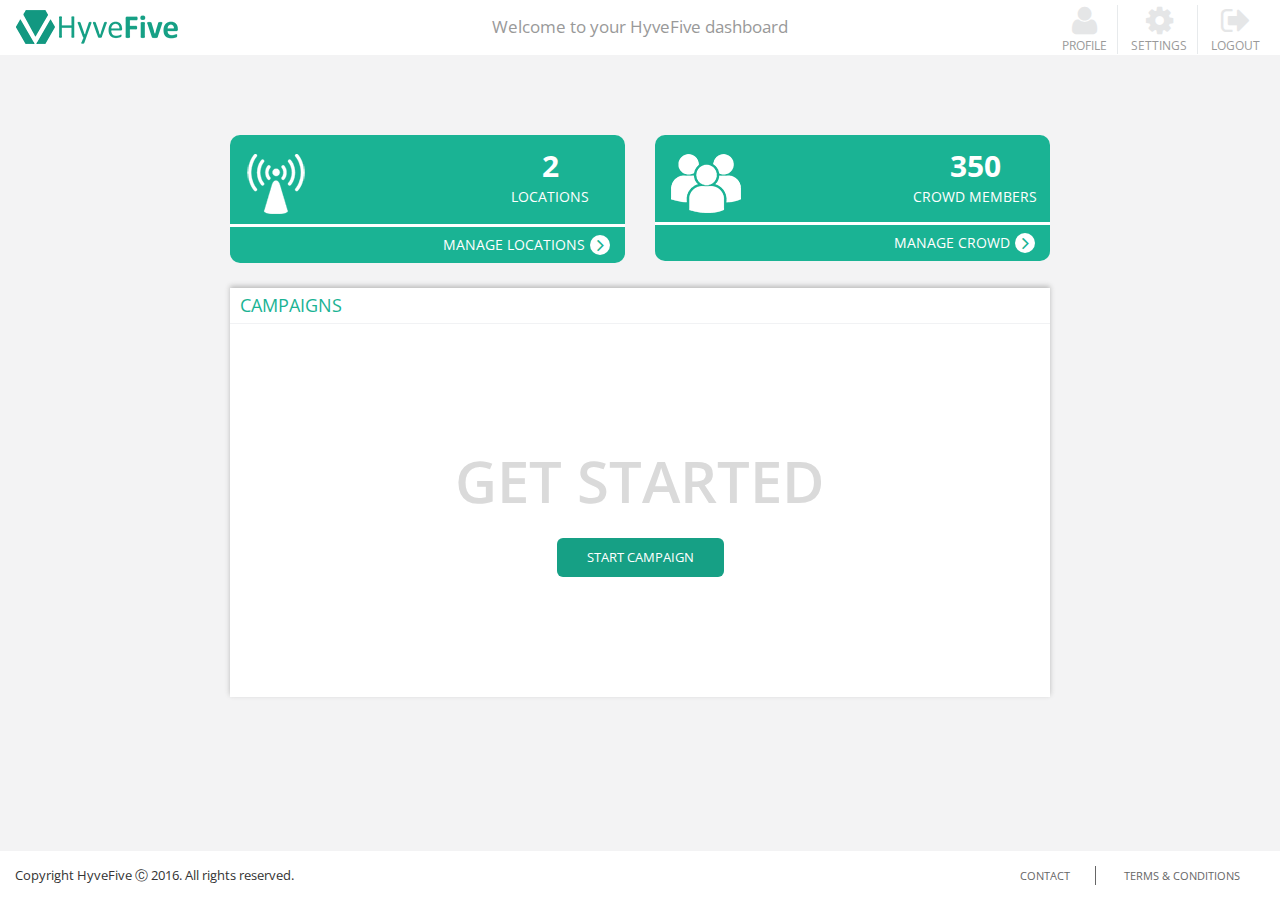
<file: index.html>
<!DOCTYPE html>
<html>

<head>

    <meta charset="utf-8">
    <meta name="viewport" content="width=device-width, initial-scale=1.0">
    <meta http-equiv="X-UA-Compatible" content="IE=edge">

    <title>HyveFive | Dashboard</title>

    <link href="css/bootstrap.min.css" rel="stylesheet">
	
    <link href="font-awesome/css/font-awesome.css" rel="stylesheet">
     
    <link href="css/style.css" rel="stylesheet">

</head>

<body>

    <div id="wrapper"> <!-- Wrapper -->
        <div class="header_wrap"> <!-- Header -->
            <div class="header_left">
                <a href="#"><img src="img/logo.png" alt="Header Logo"></a>
            </div>

            <div class="header_middile">
                <p>Welcome to your HyveFive dashboard</p>
            </div>

            <div class="header_right">
                <ul>
                    <li><a href="#"> <i class="fa fa-user"></i> PROFILE</a></li>
                    <li><a href="#"> <i class="fa fa-gear"></i> SETTINGS</a></li>
                    <li><a href="#"> <i class="fa fa-sign-out"></i> LOGOUT</a></li>
                </ul>
            </div>
            <div class="clear"></div>
        </div> <!-- / Header -->
    
        <div class="content_wrap"> <!-- Content Area -->
            <div class="container">
                <div class="row">
                    
                        <div class="content_block">
                            <div class="content_left">
                                <img src="img/i-01.png" alt="Location">
                            </div>

                            <div class="content_right">
                                <p><span>2</span> LOCATIONS </p>                                 
                            </div>
                            
                            <div class="clear"></div>

                            <a href="#">MANAGE LOCATIONS <span class="fa fa-angle-right"></span></a>
                        </div>
                    

                    
                        <div class="content_block">
                            <div class="content_left">
                                <img src="img/i-02.png" alt="Location">
                            </div>

                            <div class="content_right">
                                <p><span>350</span> CROWD MEMBERS </p>                                 
                            </div>
                            
                            <div class="clear"></div>

                            <a href="#">MANAGE CROWD <span class="fa fa-angle-right"></span></a>
                        </div>

                        <div class="clear"></div>
                    

                    <div class="col-md-12">
                        <div class="campaigns_content_wrap">

                            <h2>CAMPAIGNS</h2>

                            <div class="campaigns_content">
                                <h3>GET STARTED</h3>
                                <a href="#">START CAMPAIGN</a>
                            </div>
                        </div>
                    </div>
                </div>
            </div>
        </div> <!-- / Content Area -->

        <footer class="footer_wrap"> <!-- footer -->
            <div class="copyright">
                <p>Copyright HyveFive Ⓒ 2016. All rights reserved.</p>
            </div>

            <div class="footer_menu">
                <ul>
                    <li><a href="#">CONTACT</a></li>
                    <li><a href="#">TERMS & CONDITIONS</a></li>
                </ul>
            </div>

            <div class="clear"></div>

        </footer> <!-- / footer -->

    </div> <!-- / Wrapper -->


	

    <!-- Mainly scripts -->
    <script src="js/jquery-2.1.1.js"></script>
    <script src="js/bootstrap.min.js"></script>
     
</body>
</html>
</file>
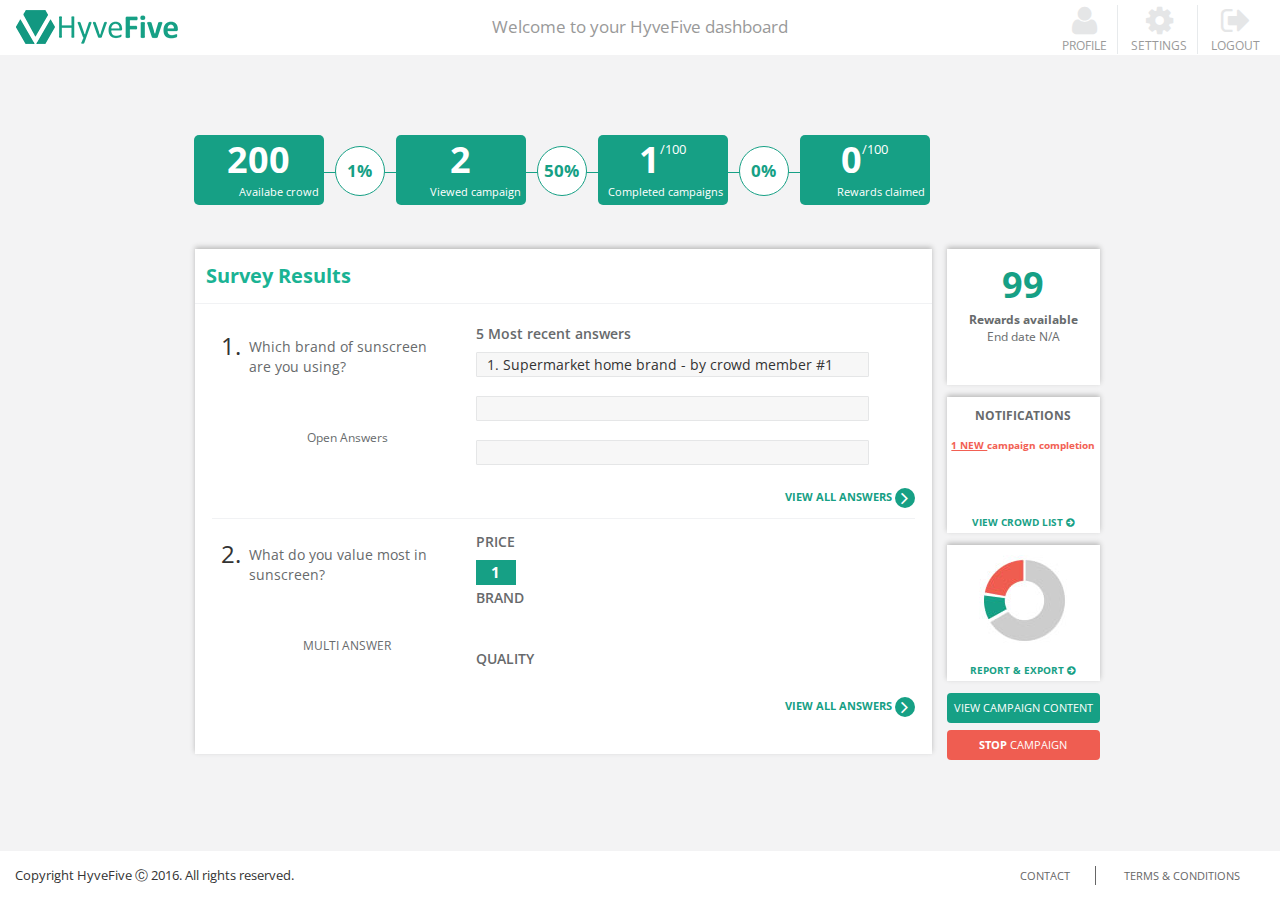
<file: campaign1.html>
<!DOCTYPE html>
<html lang="en">

<head>

    <meta charset="utf-8">
    <meta name="viewport" content="width=device-width, initial-scale=1.0">
    <meta http-equiv="X-UA-Compatible" content="IE=edge">

    <title>HyveFive | Dashboard</title>

    <link href="css/bootstrap.min.css" rel="stylesheet">
	
    <link href="font-awesome/css/font-awesome.css" rel="stylesheet">
     
    <link href="css/style.css" rel="stylesheet">

</head>

<body>

    <div id="wrapper"> <!-- Wrapper -->
        <div class="header_wrap"> <!-- Header -->
            <div class="header_left">
                <a href="#"><img src="img/logo.png" alt="Header Logo"></a>
            </div>

            <div class="header_middile">
                <p>Welcome to your HyveFive dashboard</p>
            </div>

            <div class="header_right">
                <ul>
                    <li><a href="#"> <i class="fa fa-user"></i> PROFILE</a></li>
                    <li><a href="#"> <i class="fa fa-gear"></i> SETTINGS</a></li>
                    <li><a href="#"> <i class="fa fa-sign-out"></i> LOGOUT</a></li>
                </ul>
            </div>
            <div class="clear"></div>
        </div> <!-- / Header -->
    
        <div class="content_wrap"> <!-- Content Area -->
            <div class="container campaign_area">
                <div class="row">

                    <div class="col-md-10">
                        <div class="campaign_top">
                        <ul>
                            <li>
                                <div class="box_text">
                                    <div class="box_count_title"><h1>200</h1></div>
                                    <p>Availabe crowd</p>
                                </div>
                            </li>

                            <li>
                                <div class="box_text">
                                    <div class="box_count_title"><h1>2</h1></div>
                                    <p>Viewed campaign</p>
                                </div>

                                <div class="box_percent">
                                    1%
                                </div>
                            </li>

                            <li>
                                <div class="box_text">
                                    <div class="box_count_title"><h1>1</h1><span>/100</span></div>
                                    <p>Completed campaigns</p>
                                </div>

                                <div class="box_percent">
                                    50%
                                </div>
                            </li>

                            <li>
                                <div class="box_text">
                                    <div class="box_count_title"><h1>0</h1><span>/100</span></div>
                                    <p>Rewards claimed</p>
                                </div>

                                <div class="box_percent">
                                    0%
                                </div>
                            </li>
                        </ul>
                            <div class="clear"></div>
                        </div>
                    </div>

                    <div class="clear"></div>


                    <div class="campaign_main_content">
                        <div class="col-md-10">
                            <div class="campaigns_content_wrap campaign1_main_warp">

                                <h2>Survey Results</h2>

                                <div class="campaigns_content questions_area">

                                    <ol>
                                        <li class="question_list">
                                            <div class="serial_number">1.</div>
                                            <div class="col-md-4">                                                
                                                <div class="serial_desc">
                                                    <p>Which brand of sunscreen are you using?</p>

                                                    <span>Open Answers</span>
                                                </div>
                                            </div>
                                            <div class="col-md-8">
                                                <div class="questions_right_part">
                                                    <h3>5 Most recent answers</h3>

                                                    <form>

                                                      <div class="form-group">    
                                                        <input type="text" class="form-control" value="1. Supermarket home brand - by crowd member #1">
                                                      </div>

                                                      <div class="form-group">    
                                                        <input type="text" class="form-control" value="">
                                                      </div>

                                                      <div class="form-group">    
                                                        <input type="text" class="form-control" value="">
                                                      </div>

                                                      </form>
                                                </div>
                                            </div>



                                            <div class="clear"></div>
                                            <a href="#" class="view_all_btn">VIEW ALL ANSWERS <span class="fa fa-angle-right"></span></a>
                                        </li>

                                        
                                    
                                        <li class="question_list">
                                            <div class="serial_number">2.</div>

                                            <div class="col-md-4">
                                                <div class="serial_desc">
                                                    <p>What do you value most in sunscreen?</p>       
                                                    <span>MULTI ANSWER</span>
                                                </div>
                                                
                                            </div>
                                            <div class="col-md-8">
                                                <div class="questions_right_part">
                                                    <h3>PRICE</h3>
                                                    <input class="price_in"  type="text" value="1">

                                                    <div class="clear"></div>

                                                    <h3>BRAND</h3>
                                                    <h3 class="quality_title">QUALITY</h3>

                                                   
                                                </div>
                                            </div>


                                            <div class="clear"></div>

                                            <a href="#" class="view_all_btn">VIEW ALL ANSWERS <span class="fa fa-angle-right"></span></a>
                                        </li>

                                        
                                    </ol>

                                    <div class="clear"></div>


                                </div>
                            </div>
                        </div>
                        <div class="col-md-2 p_0">
                            
                            <div class="sidebar_content_part text-center">
                                <div class="rewards_point">99</div>
                                <p>Rewards available <span>End date N/A</span></p>
                            </div>

                            <div class="sidebar_content_part text-center">
                                <p>NOTIFICATIONS</p>

                                <a href="#" class="red"> <span>1 NEW </span>campaign completion</a>

                                <a href="#" class="sidebar_all_btn">VIEW CROWD LIST <span class="fa fa-arrow-circle-right"></span></a>
                            </div>

                            <div class="sidebar_content_part text-center">
                            <img src="img/01.jpg" alt="">
                                <a href="#" class="sidebar_all_btn">REPORT & EXPORT <span class="fa fa-arrow-circle-right"></span></a>
                            </div>

                            <a href="#" class="side_bar_btn">VIEW CAMPAIGN CONTENT</a>
                            <a href="#" class="side_bar_btn bg_red"><span>STOP </span> CAMPAIGN </a>

                        </div>
                    </div>
                    
                       

                </div>
            </div>
        </div> <!-- / Content Area -->

        <footer class="footer_wrap"> <!-- footer -->
            <div class="copyright">
                <p>Copyright HyveFive Ⓒ 2016. All rights reserved.</p>
            </div>

            <div class="footer_menu">
                <ul>
                    <li><a href="#">CONTACT</a></li>
                    <li><a href="#">TERMS & CONDITIONS</a></li>
                </ul>
            </div>

            <div class="clear"></div>

        </footer> <!-- / footer -->

    </div> <!-- / Wrapper -->


	

    <!-- Mainly scripts -->
    <script src="js/jquery-2.1.1.js"></script>
    <script src="js/bootstrap.min.js"></script>
     
</body>
</html>
</file>
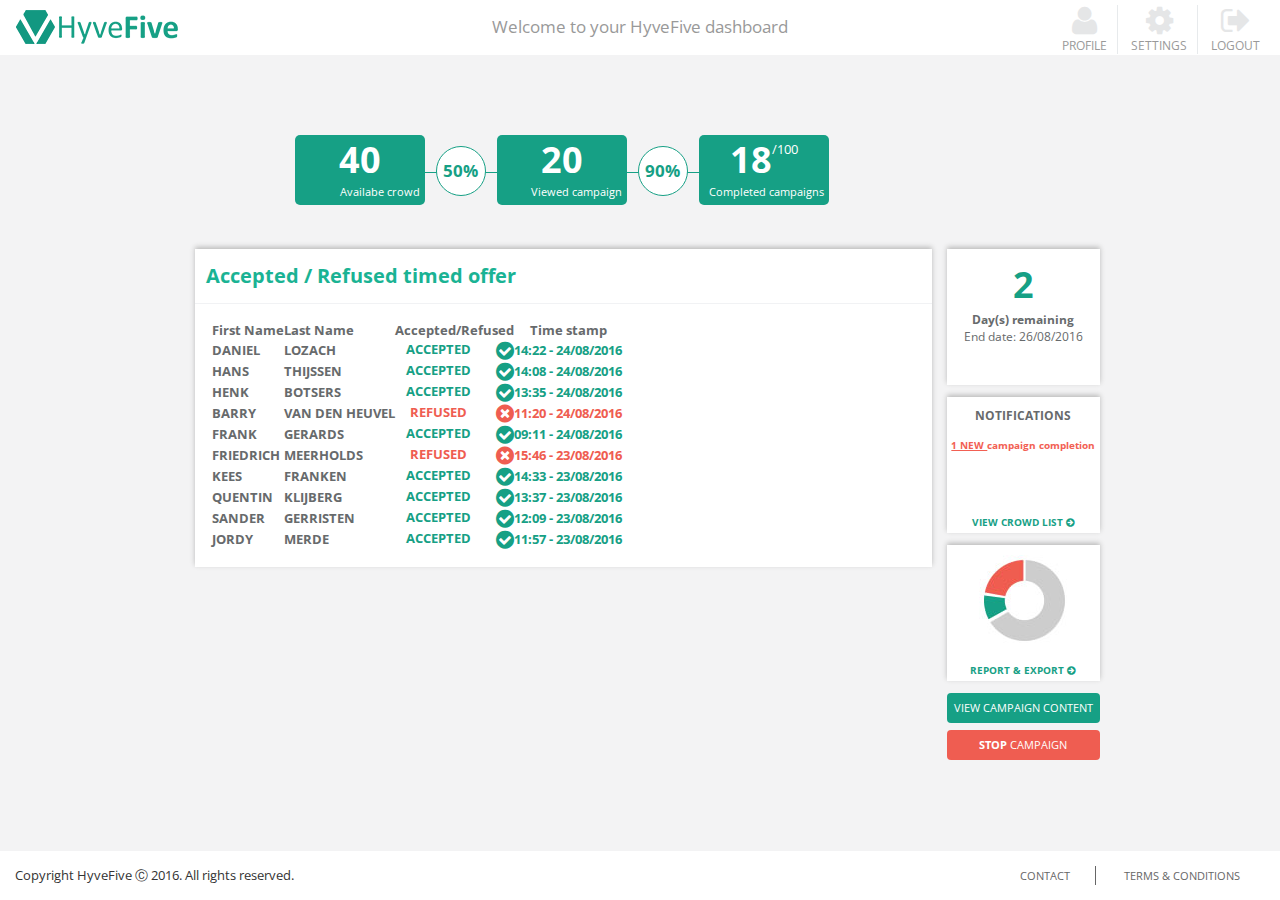
<file: campaign2.html>
<!DOCTYPE html>
<html lang="en">

<head>

    <meta charset="utf-8">
    <meta name="viewport" content="width=device-width, initial-scale=1.0">
    <meta http-equiv="X-UA-Compatible" content="IE=edge">

    <title>HyveFive | Dashboard</title>

    <link rel="stylesheet" type="text/css" href="css/datatables.min.css"/>

    <link href="css/bootstrap.min.css" rel="stylesheet">
	
    <link href="font-awesome/css/font-awesome.css" rel="stylesheet">
     
    <link href="css/style.css" rel="stylesheet">

</head>

<body>

    <div id="wrapper"> <!-- Wrapper -->
        <div class="header_wrap"> <!-- Header -->
            <div class="header_left">
                <a href="#"><img src="img/logo.png" alt="Header Logo"></a>
            </div>

            <div class="header_middile">
                <p>Welcome to your HyveFive dashboard</p>
            </div>

            <div class="header_right">
                <ul>
                    <li><a href="#"> <i class="fa fa-user"></i> PROFILE</a></li>
                    <li><a href="#"> <i class="fa fa-gear"></i> SETTINGS</a></li>
                    <li><a href="#"> <i class="fa fa-sign-out"></i> LOGOUT</a></li>
                </ul>
            </div>
            <div class="clear"></div>
        </div> <!-- / Header -->
    
        <div class="content_wrap"> <!-- Content Area -->
            <div class="container campaign_area">
                <div class="row">

                    <div class="col-md-10">
                        <div class="campaign_top">
                        <ul>
                            <li>
                                <div class="box_text">
                                    <div class="box_count_title"><h1>40</h1></div>
                                    <p>Availabe crowd</p>
                                </div>
                            </li>

                            <li>
                                <div class="box_text">
                                    <div class="box_count_title"><h1>20</h1></div>
                                    <p>Viewed campaign</p>
                                </div>

                                <div class="box_percent">
                                    50%
                                </div>
                            </li>

                            <li>
                                <div class="box_text">
                                    <div class="box_count_title"><h1>18</h1><span>/100</span></div>
                                    <p>Completed campaigns</p>
                                </div>

                                <div class="box_percent">
                                    90%
                                </div>
                            </li>

                           
                        </ul>
                            <div class="clear"></div>
                        </div>
                    </div>

                    <div class="clear"></div>


                    <div class="campaign_main_content">
                        <div class="col-md-10">
                            <div class="campaigns_content_wrap campaign1_main_warp">

                                <h2>Accepted / Refused timed offer</h2>

                                <div class="campaigns_content questions_area">
                                    
                                    <table id="campaign_d1" class="display">
                                    <thead>
                                        <tr>
                                            <th class="text-left">First Name</th>
                                            <th class="text-left">Last Name</th>
                                            <th>Accepted/Refused</th>
                                            <th>Time stamp</th>
                                        </tr>
                                    </thead>
                                    <tbody>

                                        <tr>
                                            <td class="text-left">DANIEL</td>
                                            <td class="text-left">LOZACH</td>
                                            <td class="data_success">ACCEPTED <span class="fa fa-check-circle"></span></td>
                                            <td class="data_success">14:22 - 24/08/2016</td>
                                        </tr>
                                        
                                        <tr>
                                            <td class="text-left">HANS</td>
                                            <td class="text-left">THIJSSEN</td>
                                            <td class="data_success">ACCEPTED <span class="fa fa-check-circle"></span></td>
                                            <td class="data_success">14:08 - 24/08/2016</td>
                                        </tr>
                                        
                                        <tr>
                                            <td class="text-left">HENK</td>
                                            <td class="text-left">BOTSERS</td>
                                            <td class="data_success">ACCEPTED <span class="fa fa-check-circle"></span></td>
                                            <td class="data_success">13:35 - 24/08/2016</td>
                                        </tr>
                                         
                                        <tr>
                                            <td class="text-left">BARRY</td>
                                            <td class="text-left">VAN DEN HEUVEL</td>
                                            <td class="data_reject">REFUSED <span class="fa fa-times-circle"></span></td>
                                            <td class="data_reject">11:20 - 24/08/2016</td>
                                        </tr>

                                        <tr>
                                            <td class="text-left">FRANK</td>
                                            <td class="text-left">GERARDS</td>
                                            <td class="data_success">ACCEPTED <span class="fa fa-check-circle"></span></td>
                                            <td class="data_success">09:11 - 24/08/2016</td>
                                        </tr>                                        

                                        <tr>
                                            <td class="text-left">FRIEDRICH</td>
                                            <td class="text-left">MEERHOLDS</td>
                                             <td class="data_reject">REFUSED <span class="fa fa-times-circle"></span></td>
                                            <td class="data_reject">15:46 - 23/08/2016</td>
                                        </tr>

                                        <tr>
                                            <td class="text-left">KEES</td>
                                            <td class="text-left">FRANKEN</td>
                                             <td class="data_success">ACCEPTED <span class="fa fa-check-circle"></span></td>
                                            <td class="data_success">14:33 - 23/08/2016</td>
                                        </tr>
                                           
                                        <tr>
                                            <td class="text-left">QUENTIN</td>
                                            <td class="text-left">KLIJBERG</td>
                                             <td class="data_success">ACCEPTED <span class="fa fa-check-circle"></span></td>
                                            <td class="data_success">13:37 - 23/08/2016</td>
                                        </tr>  
                                        <tr>
                                            <td class="text-left">SANDER</td>
                                            <td class="text-left">GERRISTEN</td>
                                             <td class="data_success">ACCEPTED <span class="fa fa-check-circle"></span></td>
                                            <td class="data_success">12:09 - 23/08/2016</td>
                                        </tr>  
                                        <tr>
                                            <td class="text-left">JORDY</td>
                                            <td class="text-left">MERDE</td>
                                             <td class="data_success">ACCEPTED <span class="fa fa-check-circle"></span></td>
                                            <td class="data_success">11:57 - 23/08/2016</td>
                                        </tr>
                                        
                                        
                                    </tbody>
                                </table>
                                    

                                    <div class="clear"></div>


                                </div>
                            </div>
                        </div>
                        <div class="col-md-2 p_0">
                            
                            <div class="sidebar_content_part text-center">
                                <div class="rewards_point">2</div>
                                <p>Day(s) remaining <span>End date: 26/08/2016</span></p>
                            </div>

                            <div class="sidebar_content_part text-center">
                                <p>NOTIFICATIONS</p>

                                <a href="#" class="red"> <span>1 NEW </span>campaign completion</a>

                                <a href="#" class="sidebar_all_btn">VIEW CROWD LIST <span class="fa fa-arrow-circle-right"></span></a>
                            </div>

                            <div class="sidebar_content_part text-center">
                            <img src="img/01.jpg" alt="">
                                <a href="#" class="sidebar_all_btn">REPORT & EXPORT <span class="fa fa-arrow-circle-right"></span></a>
                            </div>

                            <a href="#" class="side_bar_btn">VIEW CAMPAIGN CONTENT</a>
                            <a href="#" class="side_bar_btn bg_red"><span>STOP </span> CAMPAIGN </a>

                        </div>
                    </div>
                    
                       

                </div>
            </div>
        </div> <!-- / Content Area -->

        <footer class="footer_wrap"> <!-- footer -->
            <div class="copyright">
                <p>Copyright HyveFive Ⓒ 2016. All rights reserved.</p>
            </div>

            <div class="footer_menu">
                <ul>
                    <li><a href="#">CONTACT</a></li>
                    <li><a href="#">TERMS & CONDITIONS</a></li>
                </ul>
            </div>

            <div class="clear"></div>

        </footer> <!-- / footer -->

    </div> <!-- / Wrapper -->


	

    <!-- Mainly scripts -->
    <script src="js/jquery-2.1.1.js"></script>
    <script src="js/bootstrap.min.js"></script>
    <script type="text/javascript" src="https://cdn.datatables.net/v/dt/dt-1.10.12/datatables.min.js"></script>
    <script src="js/custom.js"></script>
     
</body>
</html>
</file>
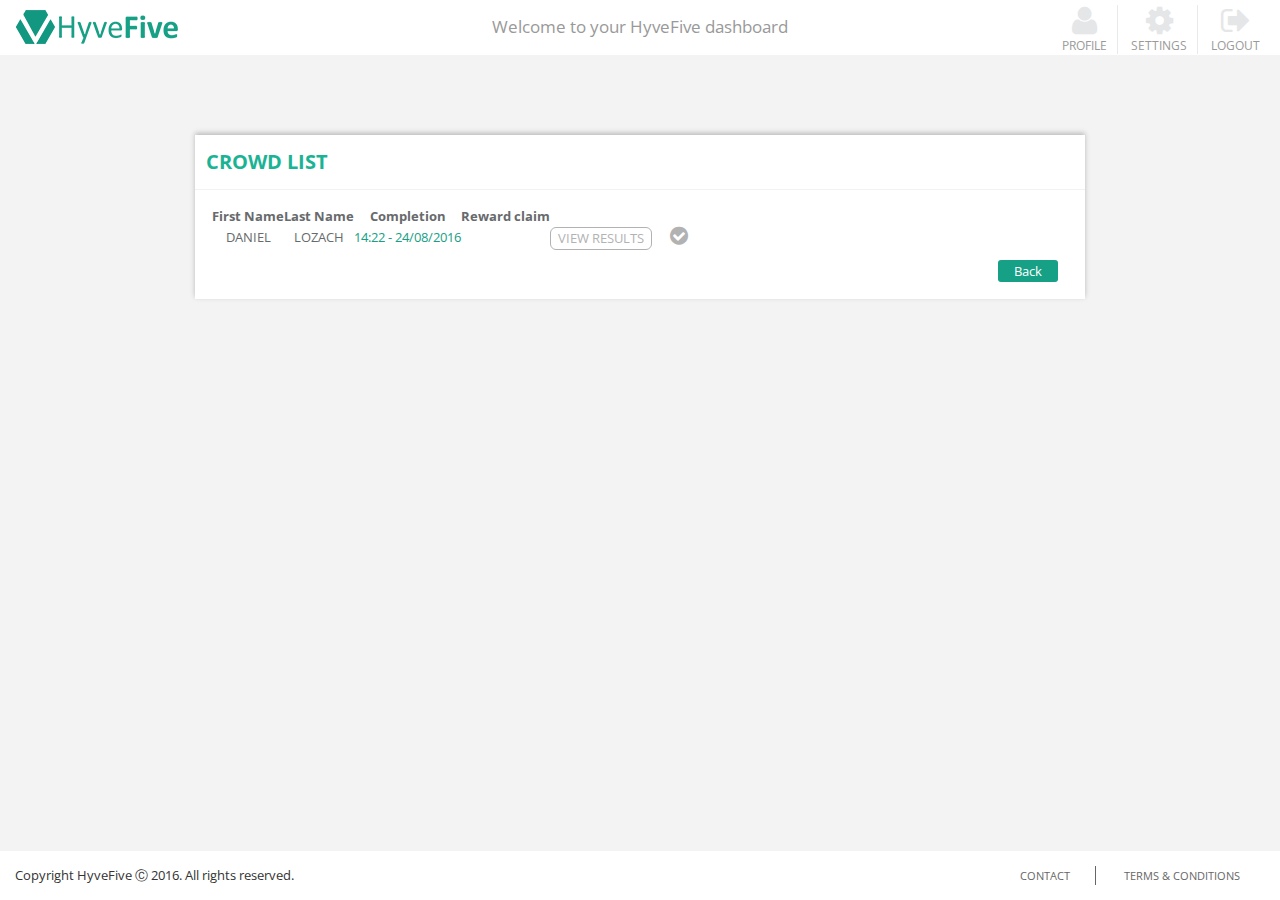
<file: crowd_list.html>
<!DOCTYPE html>
<html lang="en">

<head>

    <meta charset="utf-8">
    <meta name="viewport" content="width=device-width, initial-scale=1.0">
    <meta http-equiv="X-UA-Compatible" content="IE=edge">

    <title>HyveFive | Dashboard</title>

    <link rel="stylesheet" type="text/css" href="css/datatables.min.css"/>

    <link href="css/bootstrap.min.css" rel="stylesheet">
	
    <link href="font-awesome/css/font-awesome.css" rel="stylesheet">
     
    <link href="css/style.css" rel="stylesheet">

</head>

<body>

    <div id="wrapper"> <!-- Wrapper -->
        <div class="header_wrap"> <!-- Header -->
            <div class="header_left">
                <a href="#"><img src="img/logo.png" alt="Header Logo"></a>
            </div>

            <div class="header_middile">
                <p>Welcome to your HyveFive dashboard</p>
            </div>

            <div class="header_right">
                <ul>
                    <li><a href="#"> <i class="fa fa-user"></i> PROFILE</a></li>
                    <li><a href="#"> <i class="fa fa-gear"></i> SETTINGS</a></li>
                    <li><a href="#"> <i class="fa fa-sign-out"></i> LOGOUT</a></li>
                </ul>
            </div>
            <div class="clear"></div>
        </div> <!-- / Header -->
    
        <div class="content_wrap"> <!-- Content Area -->
            <div class="container campaign_area">
                <div class="row">

                    <div class="campaign_main_content">
                        <div class="col-md-12">
                            <div class="campaigns_content_wrap campaign1_main_warp">

                                <h2>CROWD LIST</h2>

                                <div class="campaigns_content questions_area">
                                    
                                    <table id="campaign_d1" class="display crowd_list" >
                                    <thead>
                                        <tr>
                                            <th>First Name</th>
                                            <th>Last Name</th>
                                            <th>Completion</th>
                                            <th>Reward claim</th>
                                            <th></th>
                                        </tr>
                                    </thead>
                                    <tbody>
                                        <tr>
                                            <td>DANIEL</td>
                                            <td>LOZACH</td>
                                            <td class="data_success">14:22 - 24/08/2016</td>
                                            <td></td>
                                            <td class="view_results"><a href="#" class="view_results_btn">VIEW RESULTS</a> <span class="fa fa-check-circle"></span> </td>

                                        </tr>
                                      
                                        
                                    </tbody>
                                </table>
                                    

                                    <div class="clear"></div>

                                    <div class="table_bottom_btn_area">
                                        <a href="#" class="back_btn">Back</a>
                                    </div>                                      
                                        

                                    
                                </div>
                            </div>
                        </div>
                        
                    </div>
                    
                       

                </div>
            </div>
        </div> <!-- / Content Area -->

        <footer class="footer_wrap"> <!-- footer -->
            <div class="copyright">
                <p>Copyright HyveFive Ⓒ 2016. All rights reserved.</p>
            </div>

            <div class="footer_menu">
                <ul>
                    <li><a href="#">CONTACT</a></li>
                    <li><a href="#">TERMS & CONDITIONS</a></li>
                </ul>
            </div>

            <div class="clear"></div>

        </footer> <!-- / footer -->

    </div> <!-- / Wrapper -->


	

    <!-- Mainly scripts -->
    <script src="js/jquery-2.1.1.js"></script>
    <script src="js/bootstrap.min.js"></script>
    <script type="text/javascript" src="https://cdn.datatables.net/v/dt/dt-1.10.12/datatables.min.js"></script>
    <script src="js/custom.js"></script>
     
</body>
</html>
</file>
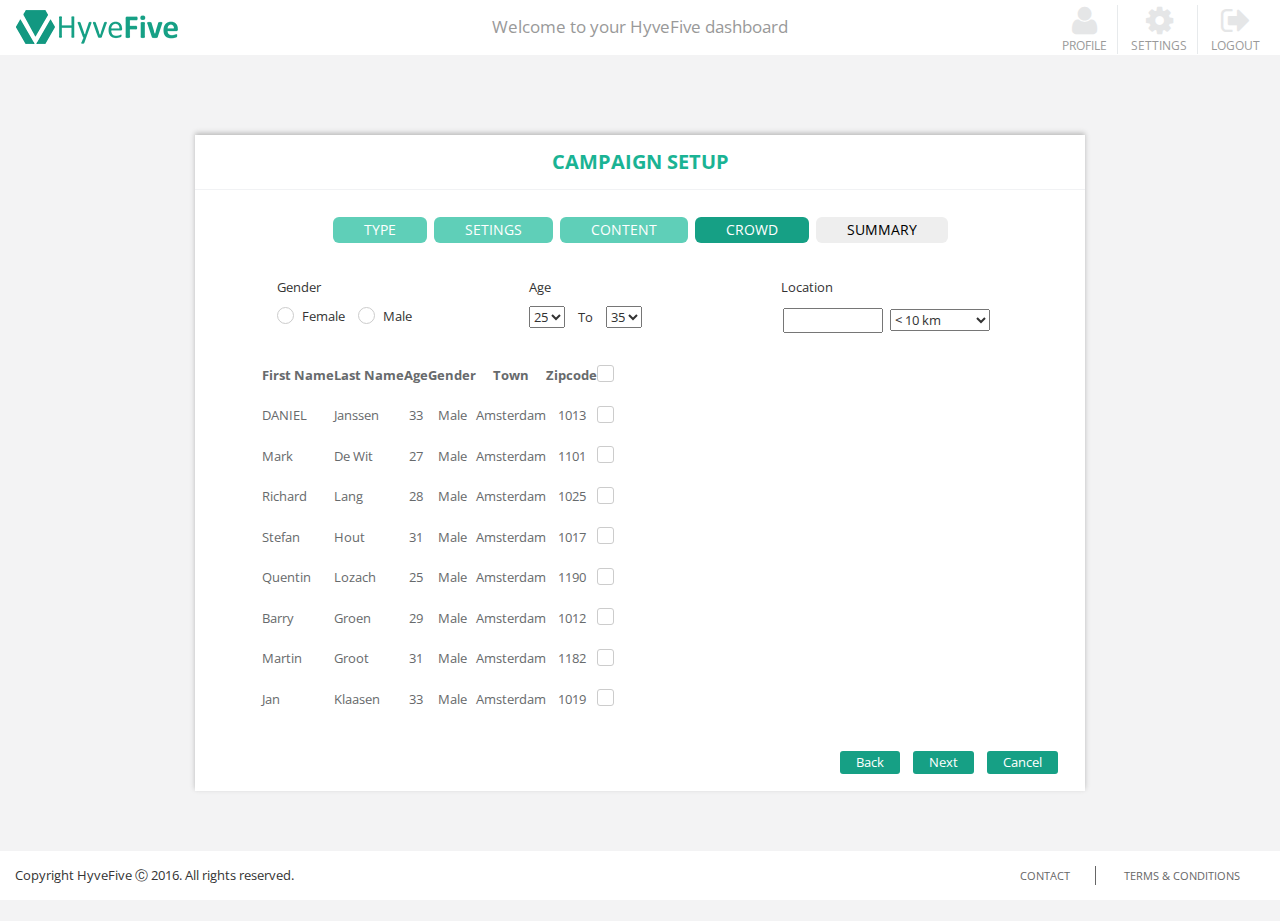
<file: crowd_selection.html>
<!DOCTYPE html>
<html lang="en">

<head>

    <meta charset="utf-8">
    <meta name="viewport" content="width=device-width, initial-scale=1.0">
    <meta http-equiv="X-UA-Compatible" content="IE=edge">

    <title>HyveFive | Dashboard</title>

    <link rel="stylesheet" type="text/css" href="css/awesome-bootstrap-checkbox.css"/>
    <link rel="stylesheet" type="text/css" href="css/datatables.min.css"/>

    <link href="css/bootstrap.min.css" rel="stylesheet">
	
    <link href="font-awesome/css/font-awesome.css" rel="stylesheet">
     
    <link href="css/style.css" rel="stylesheet">

</head>

<body>

    <div id="wrapper"> <!-- Wrapper -->
        <div class="header_wrap"> <!-- Header -->
            <div class="header_left">
                <a href="#"><img src="img/logo.png" alt="Header Logo"></a>
            </div>

            <div class="header_middile">
                <p>Welcome to your HyveFive dashboard</p>
            </div>

            <div class="header_right">
                <ul>
                    <li><a href="#"> <i class="fa fa-user"></i> PROFILE</a></li>
                    <li><a href="#"> <i class="fa fa-gear"></i> SETTINGS</a></li>
                    <li><a href="#"> <i class="fa fa-sign-out"></i> LOGOUT</a></li>
                </ul>
            </div>
            <div class="clear"></div>
        </div> <!-- / Header -->
    
        <div class="content_wrap"> <!-- Content Area -->
            <div class="container campaign_area">
                <div class="row">

                    <div class="campaign_main_content">
                        <div class="col-md-12">
                            <div class="campaigns_content_wrap campaign1_main_warp">

                                <h2 class="text-center">CAMPAIGN SETUP</h2>

                                <div class="campaigns_content questions_area">
                                    
                                   <div class="crowd_main_table-area">

                                   <div class="crowd_select_top_btn">
                                       <a href="#" class="btn green_white">TYPE</a>
                                       <a href="#" class="btn green_white">SETINGS</a>
                                       <a href="#" class="btn green_white">CONTENT</a>
                                       <a href="#" class="btn green_pure">CROWD</a>
                                       <a href="#" class="btn gray_pure">SUMMARY</a>
                                   </div>

                                   <div class="clear"></div>

                                    <div class="top_extra_info_area">

                                        <div class="col-md-4">
                                            <p>Gender</p>

                                            <div class="checkbox checkbox-info checkbox-circle">
                                                <input id="checkbox112" class="styled" type="checkbox">
                                                <label for="checkbox112">
                                                    Female
                                                </label>
                                            </div> 
                                            <div class="checkbox checkbox-info checkbox-circle">
                                                <input id="checkbox113" class="styled" type="checkbox">
                                                <label for="checkbox113">
                                                    Male
                                                </label>
                                            </div>

                                        </div>
                                        <div class="col-md-4 age_area">
                                            <p >Age</p>

                                            <select>
                                                <option value="">25</option>
                                                <option value="">26</option>
                                                <option value="">27</option>
                                            </select>

                                            <span>To</span>

                                             <select>
                                                <option value="">35</option>
                                                <option value="">26</option>
                                                <option value="">27</option>
                                            </select>



                                        </div>
                                        <div class="col-md-4 location_area">
                                            <p>Location</p>

                                            <input type="text" >

                                            <select >
                                                <option value=""> &lt; 10 km </option>
                                            </select>
                                        </div>

                                        <div class="clear"></div>

                                    </div>


                                        <table id="campaign_d1" class="display crowd_list">
                                            <thead>
                                                <tr>
                                                    <th class="text-left">First Name</th>
                                                    <th class="text-left">Last Name</th>
                                                    <th>Age</th>
                                                    <th>Gender</th>
                                                    <th>Town</th>
                                                    <th>Zipcode</th>
                                                    <th>
                                                        <div class="checkbox checkbox-success">
                                                            <input id="checkbox33" class="styled" type="checkbox">
                                                            <label for="checkbox33"></label>
                                                        </div>
                                                    </th>
                                                </tr>
                                            </thead>
                                            <tbody>
                                                <tr>
                                                    <td class="text-left">DANIEL</td>
                                                    <td class="text-left">Janssen</td>
                                                    <td>33</td>
                                                    <td>Male</td>
                                                    <td>Amsterdam</td>
                                                    <td>1013</td>
                                                    <td>
                                                        <div class="checkbox checkbox-success">
                                                            <input id="checkbox3" class="styled" type="checkbox">
                                                            <label for="checkbox3"></label>
                                                        </div>
                                                    </td>

                                                </tr>

                                                <tr>
                                                    <td class="text-left">Mark</td>
                                                    <td class="text-left">De Wit</td>
                                                    <td>27</td>
                                                    <td>Male</td>
                                                    <td>Amsterdam</td>
                                                    <td>1101</td>
                                                    <td>
                                                        <div class="checkbox checkbox-success">
                                                            <input id="checkbox111" class="styled" type="checkbox">
                                                            <label for="checkbox111"></label>
                                                        </div>
                                                    </td>

                                                </tr>
                                                <tr>
                                                    <td class="text-left">Richard</td>
                                                    <td class="text-left">Lang</td>
                                                    <td>28</td>
                                                    <td>Male</td>
                                                    <td>Amsterdam</td>
                                                    <td>1025</td>
                                                    <td>
                                                        <div class="checkbox checkbox-success">
                                                            <input id="checkbox9" class="styled" type="checkbox">
                                                            <label for="checkbox9"></label>
                                                        </div>
                                                    </td>

                                                </tr>
                                                <tr>
                                                    <td class="text-left">Stefan</td>
                                                    <td class="text-left">Hout</td>
                                                    <td>31</td>
                                                    <td>Male</td>
                                                    <td>Amsterdam</td>
                                                    <td>1017</td>
                                                    <td>
                                                        <div class="checkbox checkbox-success">
                                                            <input id="checkbox10" class="styled" type="checkbox">
                                                            <label for="checkbox10"></label>
                                                        </div>
                                                    </td>

                                                </tr>
                                                <tr>
                                                    <td class="text-left">Quentin</td>
                                                    <td class="text-left">Lozach</td>
                                                    <td>25</td>
                                                    <td>Male</td>
                                                    <td>Amsterdam</td>
                                                    <td>1190</td>
                                                    <td>
                                                        <div class="checkbox checkbox-success">
                                                            <input id="checkbox555" class="styled" type="checkbox">
                                                            <label for="checkbox555"></label>
                                                        </div>
                                                    </td>

                                                </tr>
                                                <tr>
                                                    <td class="text-left">Barry</td>
                                                    <td class="text-left">Groen</td>
                                                    <td>29</td>
                                                    <td>Male</td>
                                                    <td>Amsterdam</td>
                                                    <td>1012</td>
                                                    <td>
                                                        <div class="checkbox checkbox-success">
                                                            <input id="checkbox666" class="styled" type="checkbox">
                                                            <label for="checkbox666"></label>
                                                        </div>
                                                    </td>

                                                </tr>
                                                <tr>
                                                    <td class="text-left">Martin</td>
                                                    <td class="text-left">Groot</td>
                                                    <td>31</td>
                                                    <td>Male</td>
                                                    <td>Amsterdam</td>
                                                    <td>1182</td>
                                                    <td>
                                                        <div class="checkbox checkbox-success">
                                                            <input id="checkbox777" class="styled" type="checkbox">
                                                            <label for="checkbox777"></label>
                                                        </div>
                                                    </td>

                                                </tr>
                                                <tr>
                                                    <td class="text-left">Jan</td>
                                                    <td class="text-left">Klaasen</td>
                                                    <td>33</td>
                                                    <td>Male</td>
                                                    <td>Amsterdam</td>
                                                    <td>1019</td>
                                                    <td>
                                                        <div class="checkbox checkbox-success">
                                                            <input id="checkbox888" class="styled" type="checkbox">
                                                            <label for="checkbox888"></label>
                                                        </div>
                                                    </td>

                                                </tr>
                                              
                                                
                                            </tbody>
                                        </table>
                                   </div>
                                    

                                    <div class="clear"></div>

                                    <div class="table_bottom_btn_area">
                                        <a href="#" class="back_btn">Back</a>
                                        <a href="#" class="back_btn">Next</a>
                                        <a href="#" class="back_btn">Cancel</a>
                                    </div>                                      
                                        

                                    
                                </div>
                            </div>
                        </div>
                        
                    </div>
                    
                       

                </div>
            </div>
        </div> <!-- / Content Area -->

        <footer class="footer_wrap"> <!-- footer -->
            <div class="copyright">
                <p>Copyright HyveFive Ⓒ 2016. All rights reserved.</p>
            </div>

            <div class="footer_menu">
                <ul>
                    <li><a href="#">CONTACT</a></li>
                    <li><a href="#">TERMS & CONDITIONS</a></li>
                </ul>
            </div>

            <div class="clear"></div>

        </footer> <!-- / footer -->

    </div> <!-- / Wrapper -->


	

    <!-- Mainly scripts -->
    <script src="js/jquery-2.1.1.js"></script>
    <script src="js/bootstrap.min.js"></script>
    <script type="text/javascript" src="https://cdn.datatables.net/v/dt/dt-1.10.12/datatables.min.js"></script>
    <script src="js/custom.js"></script>
     
</body>
</html>
</file>
<file: css/style.css>
/*man is mortal*/

@import url("https://fonts.googleapis.com/css?family=Open+Sans:300,400,600,700");
@import url("https://fonts.googleapis.com/css?family=Roboto:400,300,500,700");

h1,
h2,
h3,
h4,
h5,
h6 {
    font-weight: 100;
}
h1 {
    font-size: 30px;
}
h2 {
    font-size: 24px;
}
h3 {
    font-size: 16px;
}
h4 {
    font-size: 14px;
}
h5 {
    font-size: 12px;
}
h6 {
    font-size: 10px;
}
h3,
h4,
h5 {
    margin-top: 5px;
    font-weight: 600;
}
.nav > li > a {
    color: #a7b1c2;
    font-weight: 600;
    padding: 14px 20px 14px 25px;
}
.nav.navbar-right > li > a {
    color: #999c9e;
}
.nav > li.active > a {
    color: #ffffff;
}
.navbar-default .nav > li > a:hover,
.navbar-default .nav > li > a:focus {
    background-color: #293846;
    color: white;
}
.nav .open > a,
.nav .open > a:hover,
.nav .open > a:focus {
    background: #fff;
}
.nav.navbar-top-links > li > a:hover,
.nav.navbar-top-links > li > a:focus {
    background-color: transparent;
}
.nav > li > a i {
    margin-right: 6px;
}
.navbar {
    border: 0;
}
.navbar-default {
    background-color: transparent;
    border-color: #2f4050;
}
.navbar-top-links li {
    display: inline-block;
}
.navbar-top-links li:last-child {
    margin-right: 40px;
}
.body-small .navbar-top-links li:last-child {
    margin-right: 0;
}
.navbar-top-links li a {
    padding: 20px 10px;
    min-height: 50px;
}
.dropdown-menu {
    border: medium none;
    border-radius: 3px;
    box-shadow: 0 0 3px rgba(86, 96, 117, 0.7);
    display: none;
    float: left;
    font-size: 12px;
    left: 0;
    list-style: none outside none;
    padding: 0;
    position: absolute;
    text-shadow: none;
    top: 100%;
    z-index: 1000;
}
.dropdown-menu > li > a {
    border-radius: 3px;
    color: inherit;
    line-height: 25px;
    margin: 4px;
    text-align: left;
    font-weight: normal;
}
.dropdown-menu > li > a.font-bold {
    font-weight: 600;
}
.navbar-top-links .dropdown-menu li {
    display: block;
}
.navbar-top-links .dropdown-menu li:last-child {
    margin-right: 0;
}
.navbar-top-links .dropdown-menu li a {
    padding: 3px 20px;
    min-height: 0;
}
.navbar-top-links .dropdown-menu li a div {
    white-space: normal;
}
.navbar-top-links .dropdown-messages,
.navbar-top-links .dropdown-tasks,
.navbar-top-links .dropdown-alerts {
    width: 310px;
    min-width: 0;
}
.navbar-top-links .dropdown-messages {
    margin-left: 5px;
}
.navbar-top-links .dropdown-tasks {
    margin-left: -59px;
}
.navbar-top-links .dropdown-alerts {
    margin-left: -123px;
}
.navbar-top-links .dropdown-user {
    right: 0;
    left: auto;
}
.dropdown-messages,
.dropdown-alerts {
    padding: 10px 10px 10px 10px;
}
.dropdown-messages li a,
.dropdown-alerts li a {
    font-size: 12px;
}
.dropdown-messages li em,
.dropdown-alerts li em {
    font-size: 10px;
}
.nav.navbar-top-links .dropdown-alerts a {
    font-size: 12px;
}
.nav-header {
    padding: 33px 25px;
    background: url("patterns/header-profile.png") no-repeat;
}
.pace-done .nav-header {
    transition: all 0.4s;
}
.nav > li.active {
    border-left: 4px solid #19aa8d;
    background: #293846;
}
.nav.nav-second-level > li.active {
    border: none;
}
.nav.nav-second-level.collapse[style] {
    height: auto !important;
}
.nav-header a {
    color: #DFE4ED;
}
.nav-header .text-muted {
    color: #8095a8;
}
.minimalize-styl-2 {
    padding: 4px 12px;
    margin: 14px 5px 5px 20px;
    font-size: 14px;
    float: left;
}
.navbar-form-custom {
    float: left;
    height: 50px;
    padding: 0;
    width: 200px;
    display: inline-table;
}
.navbar-form-custom .form-group {
    margin-bottom: 0;
}
.nav.navbar-top-links a {
    font-size: 14px;
}
.navbar-form-custom .form-control {
    background: none repeat scroll 0 0 rgba(0, 0, 0, 0);
    border: medium none;
    font-size: 14px;
    height: 60px;
    margin: 0;
    z-index: 2000;
}
.count-info .label {
    line-height: 12px;
    padding: 2px 5px;
    position: absolute;
    right: 6px;
    top: 12px;
}
.arrow {
    float: right;
}
.fa.arrow:before {
    content: "\f104";
}
.active > a > .fa.arrow:before {
    content: "\f107";
}
.nav-second-level li,
.nav-third-level li {
    border-bottom: none !important;
}
.nav-second-level li a {
    padding: 7px 10px 7px 10px;
    padding-left: 52px;
}
.nav-third-level li a {
    padding-left: 62px;
}
.nav-second-level li:last-child {
    margin-bottom: 10px;
}
body:not(.fixed-sidebar):not(.canvas-menu).mini-navbar .nav li:hover > .nav-second-level,
.mini-navbar .nav li:focus > .nav-second-level {
    display: block;
    border-radius: 0 2px 2px 0;
    min-width: 140px;
    height: auto;
}
body.mini-navbar .navbar-default .nav > li > .nav-second-level li a {
    font-size: 12px;
    border-radius: 3px;
}
.fixed-nav .slimScrollDiv #side-menu {
    padding-bottom: 60px;
}
.mini-navbar .nav-second-level li a {
    padding: 10px 10px 10px 15px;
}
.mini-navbar .nav-second-level {
    position: absolute;
    left: 70px;
    top: 0;
    background-color: #2f4050;
    padding: 10px 10px 10px 10px;
    font-size: 12px;
}
.canvas-menu.mini-navbar .nav-second-level {
    background: #293846;
}
.mini-navbar li.active .nav-second-level {
    left: 65px;
}
.navbar-default .special_link a {
    background: #1ab394;
    color: white;
}
.navbar-default .special_link a:hover {
    background: #17987e !important;
    color: white;
}
.navbar-default .special_link a span.label {
    background: #fff;
    color: #1ab394;
}
.navbar-default .landing_link a {
    background: #1cc09f;
    color: white;
}
.navbar-default .landing_link a:hover {
    background: #1ab394 !important;
    color: white;
}
.navbar-default .landing_link a span.label {
    background: #fff;
    color: #1cc09f;
}
.logo-element {
    text-align: center;
    font-size: 18px;
    font-weight: 600;
    color: white;
    display: none;
    padding: 18px 0;
}
.pace-done .navbar-static-side,
.pace-done .nav-header,
.pace-done li.active,
.pace-done #page-wrapper,
.pace-done .footer {
    -webkit-transition: all 0.4s;
    -moz-transition: all 0.4s;
    -o-transition: all 0.4s;
    transition: all 0.4s;
}
.navbar-fixed-top {
    background: #fff;
    transition-duration: 0.4s;
    border-bottom: 1px solid #e7eaec !important;
    z-index: 2030;
}
.navbar-fixed-top,
.navbar-static-top {
    background: #f3f3f4;
}
.fixed-nav #wrapper {
    margin-top: 0;
}
body.fixed-nav #wrapper .navbar-static-side,
body.fixed-nav #wrapper #page-wrapper {
    margin-top: 60px;
}
body.top-navigation.fixed-nav #wrapper #page-wrapper {
    margin-top: 0;
}
body.fixed-nav.fixed-nav-basic .navbar-fixed-top {
    left: 220px;
}
body.fixed-nav.fixed-nav-basic.mini-navbar .navbar-fixed-top {
    left: 70px;
}
body.fixed-nav.fixed-nav-basic.fixed-sidebar.mini-navbar .navbar-fixed-top {
    left: 0;
}
body.fixed-nav.fixed-nav-basic #wrapper .navbar-static-side {
    margin-top: 0;
}
body.fixed-nav.fixed-nav-basic.body-small .navbar-fixed-top {
    left: 0;
}
body.fixed-nav.fixed-nav-basic.fixed-sidebar.mini-navbar.body-small .navbar-fixed-top {
    left: 220px;
}
.fixed-nav .minimalize-styl-2 {
    margin: 14px 5px 5px 15px;
}
.body-small .navbar-fixed-top {
    margin-left: 0;
}
body.mini-navbar .navbar-static-side {
    width: 70px;
}
body.mini-navbar .profile-element,
body.mini-navbar .nav-label,
body.mini-navbar .navbar-default .nav li a span {
    display: none;
}
body.canvas-menu .profile-element {
    display: block;
}
body:not(.fixed-sidebar):not(.canvas-menu).mini-navbar .nav-second-level {
    display: none;
}
body.mini-navbar .navbar-default .nav > li > a {
    font-size: 16px;
}
body.mini-navbar .logo-element {
    display: block;
}
body.canvas-menu .logo-element {
    display: none;
}
body.mini-navbar .nav-header {
    padding: 0;
    background-color: #1ab394;
}
body.canvas-menu .nav-header {
    padding: 33px 25px;
}
body.mini-navbar #page-wrapper {
    margin: 0 0 0 70px;
}
body.fixed-sidebar.mini-navbar .footer,
body.canvas-menu.mini-navbar .footer {
    margin: 0 0 0 0 !important;
}
body.canvas-menu.mini-navbar #page-wrapper,
body.canvas-menu.mini-navbar .footer {
    margin: 0 0 0 0;
}
body.fixed-sidebar .navbar-static-side,
body.canvas-menu .navbar-static-side {
    position: fixed;
    width: 220px;
    z-index: 2001;
    height: 100%;
}
body.fixed-sidebar.mini-navbar .navbar-static-side {
    width: 0;
}
body.fixed-sidebar.mini-navbar #page-wrapper {
    margin: 0 0 0 0;
}
body.body-small.fixed-sidebar.mini-navbar #page-wrapper {
    margin: 0 0 0 220px;
}
body.body-small.fixed-sidebar.mini-navbar .navbar-static-side {
    width: 220px;
}
.fixed-sidebar.mini-navbar .nav li:focus > .nav-second-level,
.canvas-menu.mini-navbar .nav li:focus > .nav-second-level {
    display: block;
    height: auto;
}
body.fixed-sidebar.mini-navbar .navbar-default .nav > li > .nav-second-level li a {
    font-size: 12px;
    border-radius: 3px;
}
body.canvas-menu.mini-navbar .navbar-default .nav > li > .nav-second-level li a {
    font-size: 13px;
    border-radius: 3px;
}
.fixed-sidebar.mini-navbar .nav-second-level li a,
.canvas-menu.mini-navbar .nav-second-level li a {
    padding: 10px 10px 10px 15px;
}
.fixed-sidebar.mini-navbar .nav-second-level,
.canvas-menu.mini-navbar .nav-second-level {
    position: relative;
    padding: 0;
    font-size: 13px;
}
.fixed-sidebar.mini-navbar li.active .nav-second-level,
.canvas-menu.mini-navbar li.active .nav-second-level {
    left: 0;
}
body.fixed-sidebar.mini-navbar .navbar-default .nav > li > a,
body.canvas-menu.mini-navbar .navbar-default .nav > li > a {
    font-size: 13px;
}
body.fixed-sidebar.mini-navbar .nav-label,
body.fixed-sidebar.mini-navbar .navbar-default .nav li a span,
body.canvas-menu.mini-navbar .nav-label,
body.canvas-menu.mini-navbar .navbar-default .nav li a span {
    display: inline;
}
body.canvas-menu.mini-navbar .navbar-default .nav li .profile-element a span {
    display: block;
}
.canvas-menu.mini-navbar .nav-second-level li a,
.fixed-sidebar.mini-navbar .nav-second-level li a {
    padding: 7px 10px 7px 52px;
}
.fixed-sidebar.mini-navbar .nav-second-level,
.canvas-menu.mini-navbar .nav-second-level {
    left: 0;
}
body.canvas-menu nav.navbar-static-side {
    z-index: 2001;
    background: #2f4050;
    height: 100%;
    position: fixed;
    display: none;
}
body.canvas-menu.mini-navbar nav.navbar-static-side {
    display: block;
    width: 220px;
}
.top-navigation #page-wrapper {
    margin-left: 0;
}
.top-navigation .navbar-nav .dropdown-menu > .active > a {
    background: white;
    color: #1ab394;
    font-weight: bold;
}
.white-bg .navbar-fixed-top,
.white-bg .navbar-static-top {
    background: #fff;
}
.top-navigation .navbar {
    margin-bottom: 0;
}
.top-navigation .nav > li > a {
    padding: 15px 20px;
    color: #676a6c;
}
.top-navigation .nav > li a:hover,
.top-navigation .nav > li a:focus {
    background: #fff;
    color: #1ab394;
}
.top-navigation .nav > li.active {
    background: #fff;
    border: none;
}
.top-navigation .nav > li.active > a {
    color: #1ab394;
}
.top-navigation .navbar-right {
    margin-right: 10px;
}
.top-navigation .navbar-nav .dropdown-menu {
    box-shadow: none;
    border: 1px solid #e7eaec;
}
.top-navigation .dropdown-menu > li > a {
    margin: 0;
    padding: 7px 20px;
}
.navbar .dropdown-menu {
    margin-top: 0;
}
.top-navigation .navbar-brand {
    background: #1ab394;
    color: #fff;
    padding: 15px 25px;
}
.top-navigation .navbar-top-links li:last-child {
    margin-right: 0;
}
.top-navigation.mini-navbar #page-wrapper,
.top-navigation.body-small.fixed-sidebar.mini-navbar #page-wrapper,
.mini-navbar .top-navigation #page-wrapper,
.body-small.fixed-sidebar.mini-navbar .top-navigation #page-wrapper,
.canvas-menu #page-wrapper {
    margin: 0;
}
.top-navigation.fixed-nav #wrapper,
.fixed-nav #wrapper.top-navigation {
    margin-top: 50px;
}
.top-navigation .footer.fixed {
    margin-left: 0 !important;
}
.top-navigation .wrapper.wrapper-content {
    padding: 40px;
}
.top-navigation.body-small .wrapper.wrapper-content,
.body-small .top-navigation .wrapper.wrapper-content {
    padding: 40px 0 40px 0;
}
.navbar-toggle {
    background-color: #1ab394;
    color: #fff;
    padding: 6px 12px;
    font-size: 14px;
}
.top-navigation .navbar-nav .open .dropdown-menu > li > a,
.top-navigation .navbar-nav .open .dropdown-menu .dropdown-header {
    padding: 10px 15px 10px 20px;
}
@media (max-width: 768px) {
    .top-navigation .navbar-header {
        display: block;
        float: none;
    }
}
.menu-visible-lg,
.menu-visible-md {
    display: none !important;
}
@media (min-width: 1200px) {
    .menu-visible-lg {
        display: block !important;
    }
}
@media (min-width: 992px) {
    .menu-visible-md {
        display: block !important;
    }
}
@media (max-width: 767px) {
    .menu-visible-md {
        display: block !important;
    }
    .menu-visible-lg {
        display: block !important;
    }
    
}
.btn {
    border-radius: 3px;
}
.float-e-margins .btn {
    margin-bottom: 5px;
}
.btn-w-m {
    min-width: 120px;
}
.btn-primary.btn-outline {
    color: #1ab394;
}
.btn-success.btn-outline {
    color: #1c84c6;
}
.btn-info.btn-outline {
    color: #23c6c8;
}
.btn-warning.btn-outline {
    color: #f8ac59;
}
.btn-danger.btn-outline {
    color: #ed5565;
}
.btn-primary.btn-outline:hover,
.btn-success.btn-outline:hover,
.btn-info.btn-outline:hover,
.btn-warning.btn-outline:hover,
.btn-danger.btn-outline:hover {
    color: #fff;
}
.btn-primary {
    background-color: #1ab394;
    border-color: #1ab394;
    color: #FFFFFF;
}
.btn-primary:hover,
.btn-primary:focus,
.btn-primary:active,
.btn-primary.active,
.open .dropdown-toggle.btn-primary,
.btn-primary:active:focus,
.btn-primary:active:hover,
.btn-primary.active:hover,
.btn-primary.active:focus {
    background-color: #18a689;
    border-color: #18a689;
    color: #FFFFFF;
}
.btn-primary:active,
.btn-primary.active,
.open .dropdown-toggle.btn-primary {
    background-image: none;
}
.btn-primary.disabled,
.btn-primary.disabled:hover,
.btn-primary.disabled:focus,
.btn-primary.disabled:active,
.btn-primary.disabled.active,
.btn-primary[disabled],
.btn-primary[disabled]:hover,
.btn-primary[disabled]:focus,
.btn-primary[disabled]:active,
.btn-primary.active[disabled],
fieldset[disabled] .btn-primary,
fieldset[disabled] .btn-primary:hover,
fieldset[disabled] .btn-primary:focus,
fieldset[disabled] .btn-primary:active,
fieldset[disabled] .btn-primary.active {
    background-color: #1dc5a3;
    border-color: #1dc5a3;
}
.btn-success {
    background-color: #1c84c6;
    border-color: #1c84c6;
    color: #FFFFFF;
}
.btn-success:hover,
.btn-success:focus,
.btn-success:active,
.btn-success.active,
.open .dropdown-toggle.btn-success,
.btn-success:active:focus,
.btn-success:active:hover,
.btn-success.active:hover,
.btn-success.active:focus {
    background-color: #1a7bb9;
    border-color: #1a7bb9;
    color: #FFFFFF;
}
.btn-success:active,
.btn-success.active,
.open .dropdown-toggle.btn-success {
    background-image: none;
}
.btn-success.disabled,
.btn-success.disabled:hover,
.btn-success.disabled:focus,
.btn-success.disabled:active,
.btn-success.disabled.active,
.btn-success[disabled],
.btn-success[disabled]:hover,
.btn-success[disabled]:focus,
.btn-success[disabled]:active,
.btn-success.active[disabled],
fieldset[disabled] .btn-success,
fieldset[disabled] .btn-success:hover,
fieldset[disabled] .btn-success:focus,
fieldset[disabled] .btn-success:active,
fieldset[disabled] .btn-success.active {
    background-color: #1f90d8;
    border-color: #1f90d8;
}
.btn-info {
    background-color: #23c6c8;
    border-color: #23c6c8;
    color: #FFFFFF;
}
.btn-info:hover,
.btn-info:focus,
.btn-info:active,
.btn-info.active,
.open .dropdown-toggle.btn-info,
.btn-info:active:focus,
.btn-info:active:hover,
.btn-info.active:hover,
.btn-info.active:focus {
    background-color: #21b9bb;
    border-color: #21b9bb;
    color: #FFFFFF;
}
.btn-info:active,
.btn-info.active,
.open .dropdown-toggle.btn-info {
    background-image: none;
}
.btn-info.disabled,
.btn-info.disabled:hover,
.btn-info.disabled:focus,
.btn-info.disabled:active,
.btn-info.disabled.active,
.btn-info[disabled],
.btn-info[disabled]:hover,
.btn-info[disabled]:focus,
.btn-info[disabled]:active,
.btn-info.active[disabled],
fieldset[disabled] .btn-info,
fieldset[disabled] .btn-info:hover,
fieldset[disabled] .btn-info:focus,
fieldset[disabled] .btn-info:active,
fieldset[disabled] .btn-info.active {
    background-color: #26d7d9;
    border-color: #26d7d9;
}
.btn-default {
    color: inherit;
    background: white;
    border: 1px solid #e7eaec;
}
.btn-default:hover,
.btn-default:focus,
.btn-default:active,
.btn-default.active,
.open .dropdown-toggle.btn-default,
.btn-default:active:focus,
.btn-default:active:hover,
.btn-default.active:hover,
.btn-default.active:focus {
    color: inherit;
    border: 1px solid #d2d2d2;
}
.btn-default:active,
.btn-default.active,
.open .dropdown-toggle.btn-default {
    box-shadow: 0 2px 5px rgba(0, 0, 0, 0.15) inset;
}
.btn-default.disabled,
.btn-default.disabled:hover,
.btn-default.disabled:focus,
.btn-default.disabled:active,
.btn-default.disabled.active,
.btn-default[disabled],
.btn-default[disabled]:hover,
.btn-default[disabled]:focus,
.btn-default[disabled]:active,
.btn-default.active[disabled],
fieldset[disabled] .btn-default,
fieldset[disabled] .btn-default:hover,
fieldset[disabled] .btn-default:focus,
fieldset[disabled] .btn-default:active,
fieldset[disabled] .btn-default.active {
    color: #cacaca;
}
.btn-warning {
    background-color: #f8ac59;
    border-color: #f8ac59;
    color: #FFFFFF;
}
.btn-warning:hover,
.btn-warning:focus,
.btn-warning:active,
.btn-warning.active,
.open .dropdown-toggle.btn-warning,
.btn-warning:active:focus,
.btn-warning:active:hover,
.btn-warning.active:hover,
.btn-warning.active:focus {
    background-color: #f7a54a;
    border-color: #f7a54a;
    color: #FFFFFF;
}
.btn-warning:active,
.btn-warning.active,
.open .dropdown-toggle.btn-warning {
    background-image: none;
}
.btn-warning.disabled,
.btn-warning.disabled:hover,
.btn-warning.disabled:focus,
.btn-warning.disabled:active,
.btn-warning.disabled.active,
.btn-warning[disabled],
.btn-warning[disabled]:hover,
.btn-warning[disabled]:focus,
.btn-warning[disabled]:active,
.btn-warning.active[disabled],
fieldset[disabled] .btn-warning,
fieldset[disabled] .btn-warning:hover,
fieldset[disabled] .btn-warning:focus,
fieldset[disabled] .btn-warning:active,
fieldset[disabled] .btn-warning.active {
    background-color: #f9b66d;
    border-color: #f9b66d;
}
.btn-danger {
    background-color: #ed5565;
    border-color: #ed5565;
    color: #FFFFFF;
}
.btn-danger:hover,
.btn-danger:focus,
.btn-danger:active,
.btn-danger.active,
.open .dropdown-toggle.btn-danger,
.btn-danger:active:focus,
.btn-danger:active:hover,
.btn-danger.active:hover,
.btn-danger.active:focus {
    background-color: #ec4758;
    border-color: #ec4758;
    color: #FFFFFF;
}
.btn-danger:active,
.btn-danger.active,
.open .dropdown-toggle.btn-danger {
    background-image: none;
}
.btn-danger.disabled,
.btn-danger.disabled:hover,
.btn-danger.disabled:focus,
.btn-danger.disabled:active,
.btn-danger.disabled.active,
.btn-danger[disabled],
.btn-danger[disabled]:hover,
.btn-danger[disabled]:focus,
.btn-danger[disabled]:active,
.btn-danger.active[disabled],
fieldset[disabled] .btn-danger,
fieldset[disabled] .btn-danger:hover,
fieldset[disabled] .btn-danger:focus,
fieldset[disabled] .btn-danger:active,
fieldset[disabled] .btn-danger.active {
    background-color: #ef6776;
    border-color: #ef6776;
}
.btn-link {
    color: inherit;
}
.btn-link:hover,
.btn-link:focus,
.btn-link:active,
.btn-link.active,
.open .dropdown-toggle.btn-link {
    color: #1ab394;
    text-decoration: none;
}
.btn-link:active,
.btn-link.active,
.open .dropdown-toggle.btn-link {
    background-image: none;
}
.btn-link.disabled,
.btn-link.disabled:hover,
.btn-link.disabled:focus,
.btn-link.disabled:active,
.btn-link.disabled.active,
.btn-link[disabled],
.btn-link[disabled]:hover,
.btn-link[disabled]:focus,
.btn-link[disabled]:active,
.btn-link.active[disabled],
fieldset[disabled] .btn-link,
fieldset[disabled] .btn-link:hover,
fieldset[disabled] .btn-link:focus,
fieldset[disabled] .btn-link:active,
fieldset[disabled] .btn-link.active {
    color: #cacaca;
}
.btn-white {
    color: inherit;
    background: white;
    border: 1px solid #e7eaec;
}
.btn-white:hover,
.btn-white:focus,
.btn-white:active,
.btn-white.active,
.open .dropdown-toggle.btn-white,
.btn-white:active:focus,
.btn-white:active:hover,
.btn-white.active:hover,
.btn-white.active:focus {
    color: inherit;
    border: 1px solid #d2d2d2;
}
.btn-white:active,
.btn-white.active {
    box-shadow: 0 2px 5px rgba(0, 0, 0, 0.15) inset;
}
.btn-white:active,
.btn-white.active,
.open .dropdown-toggle.btn-white {
    background-image: none;
}
.btn-white.disabled,
.btn-white.disabled:hover,
.btn-white.disabled:focus,
.btn-white.disabled:active,
.btn-white.disabled.active,
.btn-white[disabled],
.btn-white[disabled]:hover,
.btn-white[disabled]:focus,
.btn-white[disabled]:active,
.btn-white.active[disabled],
fieldset[disabled] .btn-white,
fieldset[disabled] .btn-white:hover,
fieldset[disabled] .btn-white:focus,
fieldset[disabled] .btn-white:active,
fieldset[disabled] .btn-white.active {
    color: #cacaca;
}
.form-control,
.form-control:focus,
.has-error .form-control:focus,
.has-success .form-control:focus,
.has-warning .form-control:focus,
.navbar-collapse,
.navbar-form,
.navbar-form-custom .form-control:focus,
.navbar-form-custom .form-control:hover,
.open .btn.dropdown-toggle,
.panel,
.popover,
.progress,
.progress-bar {
    box-shadow: none;
}
.btn-outline {
    color: inherit;
    background-color: transparent;
    transition: all .5s;
}
.btn-rounded {
    border-radius: 50px;
}
.btn-large-dim {
    width: 90px;
    height: 90px;
    font-size: 42px;
}
button.dim {
    display: inline-block;
    text-decoration: none;
    text-transform: uppercase;
    text-align: center;
    padding-top: 6px;
    margin-right: 10px;
    position: relative;
    cursor: pointer;
    border-radius: 5px;
    font-weight: 600;
    margin-bottom: 20px !important;
}
button.dim:active {
    top: 3px;
}
button.btn-primary.dim {
    box-shadow: inset 0 0 0 #16987e, 0 5px 0 0 #16987e, 0 10px 5px #999999;
}
button.btn-primary.dim:active {
    box-shadow: inset 0 0 0 #16987e, 0 2px 0 0 #16987e, 0 5px 3px #999999;
}
button.btn-default.dim {
    box-shadow: inset 0 0 0 #b3b3b3, 0 5px 0 0 #b3b3b3, 0 10px 5px #999999;
}
button.btn-default.dim:active {
    box-shadow: inset 0 0 0 #b3b3b3, 0 2px 0 0 #b3b3b3, 0 5px 3px #999999;
}
button.btn-warning.dim {
    box-shadow: inset 0 0 0 #f79d3c, 0 5px 0 0 #f79d3c, 0 10px 5px #999999;
}
button.btn-warning.dim:active {
    box-shadow: inset 0 0 0 #f79d3c, 0 2px 0 0 #f79d3c, 0 5px 3px #999999;
}
button.btn-info.dim {
    box-shadow: inset 0 0 0 #1eacae, 0 5px 0 0 #1eacae, 0 10px 5px #999999;
}
button.btn-info.dim:active {
    box-shadow: inset 0 0 0 #1eacae, 0 2px 0 0 #1eacae, 0 5px 3px #999999;
}
button.btn-success.dim {
    box-shadow: inset 0 0 0 #1872ab, 0 5px 0 0 #1872ab, 0 10px 5px #999999;
}
button.btn-success.dim:active {
    box-shadow: inset 0 0 0 #1872ab, 0 2px 0 0 #1872ab, 0 5px 3px #999999;
}
button.btn-danger.dim {
    box-shadow: inset 0 0 0 #ea394c, 0 5px 0 0 #ea394c, 0 10px 5px #999999;
}
button.btn-danger.dim:active {
    box-shadow: inset 0 0 0 #ea394c, 0 2px 0 0 #ea394c, 0 5px 3px #999999;
}
button.dim:before {
    font-size: 50px;
    line-height: 1em;
    font-weight: normal;
    color: #fff;
    display: block;
    padding-top: 10px;
}
button.dim:active:before {
    top: 7px;
    font-size: 50px;
}
.btn:focus {
    outline: none !important;
}
.label {
    background-color: #d1dade;
    color: #5e5e5e;
    font-family: 'Open Sans';
    font-size: 10px;
    font-weight: 600;
    padding: 3px 8px;
    text-shadow: none;
}
.badge {
    background-color: #d1dade;
    color: #5e5e5e;
    font-family: 'Open Sans';
    font-size: 11px;
    font-weight: 600;
    padding-bottom: 4px;
    padding-left: 6px;
    padding-right: 6px;
    text-shadow: none;
}
.label-primary,
.badge-primary {
    background-color: #1ab394;
    color: #FFFFFF;
}
.label-success,
.badge-success {
    background-color: #1c84c6;
    color: #FFFFFF;
}
.label-warning,
.badge-warning {
    background-color: #f8ac59;
    color: #FFFFFF;
}
.label-warning-light,
.badge-warning-light {
    background-color: #f8ac59;
    color: #ffffff;
}
.label-danger,
.badge-danger {
    background-color: #ed5565;
    color: #FFFFFF;
}
.label-info,
.badge-info {
    background-color: #23c6c8;
    color: #FFFFFF;
}
.label-inverse,
.badge-inverse {
    background-color: #262626;
    color: #FFFFFF;
}
.label-white,
.badge-white {
    background-color: #FFFFFF;
    color: #5E5E5E;
}
.label-white,
.badge-disable {
    background-color: #2A2E36;
    color: #8B91A0;
}
/* TOOGLE SWICH */

.onoffswitch {
    position: relative;
    width: 64px;
    -webkit-user-select: none;
    -moz-user-select: none;
    -ms-user-select: none;
}
.onoffswitch-checkbox {
    display: none;
}
.onoffswitch-label {
    display: block;
    overflow: hidden;
    cursor: pointer;
    border: 2px solid #1ab394;
    border-radius: 2px;
}
.onoffswitch-inner {
    width: 200%;
    margin-left: -100%;
    -moz-transition: margin 0.3s ease-in 0s;
    -webkit-transition: margin 0.3s ease-in 0s;
    -o-transition: margin 0.3s ease-in 0s;
    transition: margin 0.3s ease-in 0s;
}
.onoffswitch-inner:before,
.onoffswitch-inner:after {
    float: left;
    width: 50%;
    height: 20px;
    padding: 0;
    line-height: 20px;
    font-size: 12px;
    color: white;
    font-family: Trebuchet, Arial, sans-serif;
    font-weight: bold;
    -moz-box-sizing: border-box;
    -webkit-box-sizing: border-box;
    box-sizing: border-box;
}
.onoffswitch-inner:before {
    content: "ON";
    padding-left: 10px;
    background-color: #1ab394;
    color: #FFFFFF;
}
.onoffswitch-inner:after {
    content: "OFF";
    padding-right: 10px;
    background-color: #FFFFFF;
    color: #999999;
    text-align: right;
}
.onoffswitch-switch {
    width: 20px;
    margin: 0;
    background: #FFFFFF;
    border: 2px solid #1ab394;
    border-radius: 2px;
    position: absolute;
    top: 0;
    bottom: 0;
    right: 44px;
    -moz-transition: all 0.3s ease-in 0s;
    -webkit-transition: all 0.3s ease-in 0s;
    -o-transition: all 0.3s ease-in 0s;
    transition: all 0.3s ease-in 0s;
}
.onoffswitch-checkbox:checked + .onoffswitch-label .onoffswitch-inner {
    margin-left: 0;
}
.onoffswitch-checkbox:checked + .onoffswitch-label .onoffswitch-switch {
    right: 0;
}
/* CHOSEN PLUGIN */

.chosen-container-single .chosen-single {
    background: #ffffff;
    box-shadow: none;
    -moz-box-sizing: border-box;
    background-color: #FFFFFF;
    border: 1px solid #CBD5DD;
    border-radius: 2px;
    cursor: text;
    height: auto !important;
    margin: 0;
    min-height: 30px;
    overflow: hidden;
    padding: 4px 12px;
    position: relative;
    width: 100%;
}
.chosen-container-multi .chosen-choices li.search-choice {
    background: #f1f1f1;
    border: 1px solid #ededed;
    border-radius: 2px;
    box-shadow: none;
    color: #333333;
    cursor: default;
    line-height: 13px;
    margin: 3px 0 3px 5px;
    padding: 3px 20px 3px 5px;
    position: relative;
}
/* PAGINATIN */

.pagination > .active > a,
.pagination > .active > span,
.pagination > .active > a:hover,
.pagination > .active > span:hover,
.pagination > .active > a:focus,
.pagination > .active > span:focus {
    background-color: #f4f4f4;
    border-color: #DDDDDD;
    color: inherit;
    cursor: default;
    z-index: 2;
}
.pagination > li > a,
.pagination > li > span {
    background-color: #FFFFFF;
    border: 1px solid #DDDDDD;
    color: inherit;
    float: left;
    line-height: 1.42857;
    margin-left: -1px;
    padding: 4px 10px;
    position: relative;
    text-decoration: none;
}
/* TOOLTIPS */

.tooltip-inner {
    background-color: #2F4050;
}
.tooltip.top .tooltip-arrow {
    border-top-color: #2F4050;
}
.tooltip.right .tooltip-arrow {
    border-right-color: #2F4050;
}
.tooltip.bottom .tooltip-arrow {
    border-bottom-color: #2F4050;
}
.tooltip.left .tooltip-arrow {
    border-left-color: #2F4050;
}
/* EASY PIE CHART*/

.easypiechart {
    position: relative;
    text-align: center;
}
.easypiechart .h2 {
    margin-left: 10px;
    margin-top: 10px;
    display: inline-block;
}
.easypiechart canvas {
    top: 0;
    left: 0;
}
.easypiechart .easypie-text {
    line-height: 1;
    position: absolute;
    top: 33px;
    width: 100%;
    z-index: 1;
}
.easypiechart img {
    margin-top: -4px;
}
.jqstooltip {
    -webkit-box-sizing: content-box;
    -moz-box-sizing: content-box;
    box-sizing: content-box;
}
/* FULLCALENDAR */

.fc-state-default {
    background-color: #ffffff;
    background-image: none;
    background-repeat: repeat-x;
    box-shadow: none;
    color: #333333;
    text-shadow: none;
}
.fc-state-default {
    border: 1px solid;
}
.fc-button {
    color: inherit;
    border: 1px solid #e7eaec;
    cursor: pointer;
    display: inline-block;
    height: 1.9em;
    line-height: 1.9em;
    overflow: hidden;
    padding: 0 0.6em;
    position: relative;
    white-space: nowrap;
}
.fc-state-active {
    background-color: #1ab394;
    border-color: #1ab394;
    color: #ffffff;
}
.fc-header-title h2 {
    font-size: 16px;
    font-weight: 600;
    color: inherit;
}
.fc-content .fc-widget-header,
.fc-content .fc-widget-content {
    border-color: #e7eaec;
    font-weight: normal;
}
.fc-border-separate tbody {
    background-color: #F8F8F8;
}
.fc-state-highlight {
    background: none repeat scroll 0 0 #FCF8E3;
}
.external-event {
    padding: 5px 10px;
    border-radius: 2px;
    cursor: pointer;
    margin-bottom: 5px;
}
.fc-ltr .fc-event-hori.fc-event-end,
.fc-rtl .fc-event-hori.fc-event-start {
    border-radius: 2px;
}
.fc-event,
.fc-agenda .fc-event-time,
.fc-event a {
    padding: 4px 6px;
    background-color: #1ab394;
    /* background color */
    
    border-color: #1ab394;
    /* border color */
}
.fc-event-time,
.fc-event-title {
    color: #717171;
    padding: 0 1px;
}
.ui-calendar .fc-event-time,
.ui-calendar .fc-event-title {
    color: #fff;
}
/* Chat */

.chat-activity-list .chat-element {
    border-bottom: 1px solid #e7eaec;
}
.chat-element:first-child {
    margin-top: 0;
}
.chat-element {
    padding-bottom: 15px;
}
.chat-element,
.chat-element .media {
    margin-top: 15px;
}
.chat-element,
.media-body {
    overflow: hidden;
}
.media-body {
    display: block;
    width: auto;
}
.chat-element > .pull-left {
    margin-right: 10px;
}
.chat-element img.img-circle,
.dropdown-messages-box img.img-circle {
    width: 38px;
    height: 38px;
}
.chat-element .well {
    border: 1px solid #e7eaec;
    box-shadow: none;
    margin-top: 10px;
    margin-bottom: 5px;
    padding: 10px 20px;
    font-size: 11px;
    line-height: 16px;
}
.chat-element .actions {
    margin-top: 10px;
}
.chat-element .photos {
    margin: 10px 0;
}
.right.chat-element > .pull-right {
    margin-left: 10px;
}
.chat-photo {
    max-height: 180px;
    border-radius: 4px;
    overflow: hidden;
    margin-right: 10px;
    margin-bottom: 10px;
}
.chat {
    margin: 0;
    padding: 0;
    list-style: none;
}
.chat li {
    margin-bottom: 10px;
    padding-bottom: 5px;
    border-bottom: 1px dotted #B3A9A9;
}
.chat li.left .chat-body {
    margin-left: 60px;
}
.chat li.right .chat-body {
    margin-right: 60px;
}
.chat li .chat-body p {
    margin: 0;
    color: #777777;
}
.panel .slidedown .glyphicon,
.chat .glyphicon {
    margin-right: 5px;
}
.chat-panel .panel-body {
    height: 350px;
    overflow-y: scroll;
}
/* LIST GROUP */

a.list-group-item.active,
a.list-group-item.active:hover,
a.list-group-item.active:focus {
    background-color: #1ab394;
    border-color: #1ab394;
    color: #FFFFFF;
    z-index: 2;
}
.list-group-item-heading {
    margin-top: 10px;
}
.list-group-item-text {
    margin: 0 0 10px;
    color: inherit;
    font-size: 12px;
    line-height: inherit;
}
.no-padding .list-group-item {
    border-left: none;
    border-right: none;
    border-bottom: none;
}
.no-padding .list-group-item:first-child {
    border-left: none;
    border-right: none;
    border-bottom: none;
    border-top: none;
}
.no-padding .list-group {
    margin-bottom: 0;
}
.list-group-item {
    background-color: inherit;
    border: 1px solid #e7eaec;
    display: block;
    margin-bottom: -1px;
    padding: 10px 15px;
    position: relative;
}
.elements-list .list-group-item {
    border-left: none;
    border-right: none;
    padding: 15px 25px;
}
.elements-list .list-group-item:first-child {
    border-left: none;
    border-right: none;
    border-top: none !important;
}
.elements-list .list-group {
    margin-bottom: 0;
}
.elements-list a {
    color: inherit;
}
.elements-list .list-group-item.active,
.elements-list .list-group-item:hover {
    background: #f3f3f4;
    color: inherit;
    border-color: #e7eaec;
    /*border-bottom: 1px solid #e7eaec;*/
    /*border-top: 1px solid #e7eaec;*/
    
    border-radius: 0;
}
.elements-list li.active {
    transition: none;
}
.element-detail-box {
    padding: 25px;
}
/* FLOT CHART  */

.flot-chart {
    display: block;
    height: 200px;
}
.widget .flot-chart.dashboard-chart {
    display: block;
    height: 120px;
    margin-top: 40px;
}
.flot-chart.dashboard-chart {
    display: block;
    height: 180px;
    margin-top: 40px;
}
.flot-chart-content {
    width: 100%;
    height: 100%;
}
.flot-chart-pie-content {
    width: 200px;
    height: 200px;
    margin: auto;
}
.jqstooltip {
    position: absolute;
    display: block;
    left: 0;
    top: 0;
    visibility: hidden;
    background: #2b303a;
    background-color: rgba(43, 48, 58, 0.8);
    color: white;
    text-align: left;
    white-space: nowrap;
    z-index: 10000;
    padding: 5px 5px 5px 5px;
    min-height: 22px;
    border-radius: 3px;
}
.jqsfield {
    color: white;
    text-align: left;
}
.fh-150 {
    height: 150px;
}
.fh-200 {
    height: 200px;
}
.h-150 {
    min-height: 150px;
}
.h-200 {
    min-height: 200px;
}
.legendLabel {
    padding-left: 5px;
}
.stat-list li:first-child {
    margin-top: 0;
}
.stat-list {
    list-style: none;
    padding: 0;
    margin: 0;
}
.stat-percent {
    float: right;
}
.stat-list li {
    margin-top: 15px;
    position: relative;
}
.dataTables_length {
    float: left;
}
.dataTables_filter label {
    margin-right: 5px;
}
.html5buttons {
    float: right;
}
.html5buttons a {
    border: 1px solid #e7eaec;
    background: #fff;
    color: #676a6c;
    box-shadow: none;
    padding: 6px 8px;
    font-size: 12px;
}
.html5buttons a:hover,
.html5buttons a:focus:active {
    background-color: #eee;
    color: inherit;
    border-color: #d2d2d2;
}
div.dt-button-info {
    z-index: 100;
}
@media (max-width: 768px) {
    .html5buttons {
        float: none;
        margin-top: 10px;
    }
    .dataTables_length {
        float: none;
    }
}
/* CIRCLE */

.img-circle {
    border-radius: 50%;
}
.btn-circle {
    width: 30px;
    height: 30px;
    padding: 6px 0;
    border-radius: 15px;
    text-align: center;
    font-size: 12px;
    line-height: 1.428571429;
}
.btn-circle.btn-lg {
    width: 50px;
    height: 50px;
    padding: 10px 16px;
    border-radius: 25px;
    font-size: 18px;
    line-height: 1.33;
}
.btn-circle.btn-xl {
    width: 70px;
    height: 70px;
    padding: 10px 16px;
    border-radius: 35px;
    font-size: 24px;
    line-height: 1.33;
}
.show-grid [class^="col-"] {
    padding-top: 10px;
    padding-bottom: 10px;
    border: 1px solid #ddd;
    background-color: #eee !important;
}
.show-grid {
    margin: 15px 0;
}
/* ANIMATION */

.css-animation-box h1 {
    font-size: 44px;
}
.animation-efect-links a {
    padding: 4px 6px;
    font-size: 12px;
}
#animation_box {
    background-color: #f9f8f8;
    border-radius: 16px;
    width: 80%;
    margin: 0 auto;
    padding-top: 80px;
}
.animation-text-box {
    position: absolute;
    margin-top: 40px;
    left: 50%;
    margin-left: -100px;
    width: 200px;
}
.animation-text-info {
    position: absolute;
    margin-top: -60px;
    left: 50%;
    margin-left: -100px;
    width: 200px;
    font-size: 10px;
}
.animation-text-box h2 {
    font-size: 54px;
    font-weight: 600;
    margin-bottom: 5px;
}
.animation-text-box p {
    font-size: 12px;
    text-transform: uppercase;
}
/* PEACE */

.pace {
    -webkit-pointer-events: none;
    pointer-events: none;
    -webkit-user-select: none;
    -moz-user-select: none;
    user-select: none;
}
.pace-inactive {
    display: none;
}
.pace .pace-progress {
    background: #1ab394;
    position: fixed;
    z-index: 2040;
    top: 0;
    right: 100%;
    width: 100%;
    height: 2px;
}
.pace-inactive {
    display: none;
}
/* WIDGETS */

.widget {
    border-radius: 5px;
    padding: 15px 20px;
    margin-bottom: 10px;
    margin-top: 10px;
}
.widget.style1 h2 {
    font-size: 30px;
}
.widget h2,
.widget h3 {
    margin-top: 5px;
    margin-bottom: 0;
}
.widget-text-box {
    padding: 20px;
    border: 1px solid #e7eaec;
    background: #ffffff;
}
.widget-head-color-box {
    border-radius: 5px 5px 0 0;
    margin-top: 10px;
}
.widget .flot-chart {
    height: 100px;
}
.vertical-align div {
    display: inline-block;
    vertical-align: middle;
}
.vertical-align h2,
.vertical-align h3 {
    margin: 0;
}
.todo-list {
    list-style: none outside none;
    margin: 0;
    padding: 0;
    font-size: 14px;
}
.todo-list.small-list {
    font-size: 12px;
}
.todo-list.small-list > li {
    background: #f3f3f4;
    border-left: none;
    border-right: none;
    border-radius: 4px;
    color: inherit;
    margin-bottom: 2px;
    padding: 6px 6px 6px 12px;
}
.todo-list.small-list .btn-xs,
.todo-list.small-list .btn-group-xs > .btn {
    border-radius: 5px;
    font-size: 10px;
    line-height: 1.5;
    padding: 1px 2px 1px 5px;
}
.todo-list > li {
    background: #f3f3f4;
    border-left: 6px solid #e7eaec;
    border-right: 6px solid #e7eaec;
    border-radius: 4px;
    color: inherit;
    margin-bottom: 2px;
    padding: 10px;
}
.todo-list .handle {
    cursor: move;
    display: inline-block;
    font-size: 16px;
    margin: 0 5px;
}
.todo-list > li .label {
    font-size: 9px;
    margin-left: 10px;
}
.check-link {
    font-size: 16px;
}
.todo-completed {
    text-decoration: line-through;
}
.geo-statistic h1 {
    font-size: 36px;
    margin-bottom: 0;
}
.glyphicon.fa {
    font-family: "FontAwesome";
}
/* INPUTS */

.inline {
    display: inline-block !important;
}
.input-s-sm {
    width: 120px;
}
.input-s {
    width: 200px;
}
.input-s-lg {
    width: 250px;
}
.i-checks {
    padding-left: 0;
}
.form-control,
.single-line {
    background-color: #FFFFFF;
    background-image: none;
    border: 1px solid #e5e6e7;
    border-radius: 1px;
    color: inherit;
    display: block;
    padding: 6px 12px;
    transition: border-color 0.15s ease-in-out 0s, box-shadow 0.15s ease-in-out 0s;
    width: 100%;
    font-size: 14px;
}
.form-control:focus,
.single-line:focus {
    border-color: #1ab394 !important;
}
.has-success .form-control {
    border-color: #1ab394;
}
.has-warning .form-control {
    border-color: #f8ac59;
}
.has-error .form-control {
    border-color: #ed5565;
}
.has-success .control-label {
    color: #1ab394;
}
.has-warning .control-label {
    color: #f8ac59;
}
.has-error .control-label {
    color: #ed5565;
}
.input-group-addon {
    background-color: #fff;
    border: 1px solid #E5E6E7;
    border-radius: 1px;
    color: inherit;
    font-size: 14px;
    font-weight: 400;
    line-height: 1;
    padding: 6px 12px;
    text-align: center;
}
.spinner-buttons.input-group-btn .btn-xs {
    line-height: 1.13;
}
.spinner-buttons.input-group-btn {
    width: 20%;
}
.noUi-connect {
    background: none repeat scroll 0 0 #1ab394;
    box-shadow: none;
}
.slider_red .noUi-connect {
    background: none repeat scroll 0 0 #ed5565;
    box-shadow: none;
}
/* UI Sortable */

.ui-sortable .ibox-title {
    cursor: move;
}
.ui-sortable-placeholder {
    border: 1px dashed #cecece !important;
    visibility: visible !important;
    background: #e7eaec;
}
.ibox.ui-sortable-placeholder {
    margin: 0 0 23px !important;
}
/* SWITCHES */

.onoffswitch {
    position: relative;
    width: 54px;
    -webkit-user-select: none;
    -moz-user-select: none;
    -ms-user-select: none;
}
.onoffswitch-checkbox {
    display: none;
}
.onoffswitch-label {
    display: block;
    overflow: hidden;
    cursor: pointer;
    border: 2px solid #1AB394;
    border-radius: 3px;
}
.onoffswitch-inner {
    display: block;
    width: 200%;
    margin-left: -100%;
    -moz-transition: margin 0.3s ease-in 0s;
    -webkit-transition: margin 0.3s ease-in 0s;
    -o-transition: margin 0.3s ease-in 0s;
    transition: margin 0.3s ease-in 0s;
}
.onoffswitch-inner:before,
.onoffswitch-inner:after {
    display: block;
    float: left;
    width: 50%;
    height: 16px;
    padding: 0;
    line-height: 16px;
    font-size: 10px;
    color: white;
    font-family: Trebuchet, Arial, sans-serif;
    font-weight: bold;
    -moz-box-sizing: border-box;
    -webkit-box-sizing: border-box;
    box-sizing: border-box;
}
.onoffswitch-inner:before {
    content: "ON";
    padding-left: 7px;
    background-color: #1AB394;
    color: #FFFFFF;
}
.onoffswitch-inner:after {
    content: "OFF";
    padding-right: 7px;
    background-color: #FFFFFF;
    color: #919191;
    text-align: right;
}
.onoffswitch-switch {
    display: block;
    width: 18px;
    margin: 0;
    background: #FFFFFF;
    border: 2px solid #1AB394;
    border-radius: 3px;
    position: absolute;
    top: 0;
    bottom: 0;
    right: 36px;
    -moz-transition: all 0.3s ease-in 0s;
    -webkit-transition: all 0.3s ease-in 0s;
    -o-transition: all 0.3s ease-in 0s;
    transition: all 0.3s ease-in 0s;
}
.onoffswitch-checkbox:checked + .onoffswitch-label .onoffswitch-inner {
    margin-left: 0;
}
.onoffswitch-checkbox:checked + .onoffswitch-label .onoffswitch-switch {
    right: 0;
}
/* jqGrid */

.ui-jqgrid {
    -moz-box-sizing: content-box;
}
.ui-jqgrid-btable {
    border-collapse: separate;
}
.ui-jqgrid-htable {
    border-collapse: separate;
}
.ui-jqgrid-titlebar {
    height: 40px;
    line-height: 15px;
    color: #676a6c;
    background-color: #F9F9F9;
    text-shadow: 0 1px 0 rgba(255, 255, 255, 0.5);
}
.ui-jqgrid .ui-jqgrid-title {
    float: left;
    margin: 1.1em 1em 0.2em;
}
.ui-jqgrid .ui-jqgrid-titlebar {
    position: relative;
    border-left: 0 solid;
    border-right: 0 solid;
    border-top: 0 solid;
}
.ui-widget-header {
    background: none;
    background-image: none;
    background-color: #f5f5f6;
    text-transform: uppercase;
    border-top-left-radius: 0;
    border-top-right-radius: 0;
}
.ui-jqgrid tr.ui-row-ltr td {
    border-right-color: inherit;
    border-right-style: solid;
    border-right-width: 1px;
    text-align: left;
    border-color: #DDDDDD;
    background-color: inherit;
}
.ui-search-toolbar input[type="text"] {
    font-size: 12px;
    height: 15px;
    border: 1px solid #CCCCCC;
    border-radius: 0;
}
.ui-state-default,
.ui-widget-content .ui-state-default,
.ui-widget-header .ui-state-default {
    background: #F9F9F9;
    border: 1px solid #DDDDDD;
    line-height: 15px;
    font-weight: bold;
    color: #676a6c;
    text-shadow: 0 1px 0 rgba(255, 255, 255, 0.5);
}
.ui-widget-content {
    box-sizing: content-box;
}
.ui-icon-triangle-1-n {
    background-position: 1px -16px;
}
.ui-jqgrid tr.ui-search-toolbar th {
    border-top-width: 0 !important;
    border-top-color: inherit !important;
    border-top-style: ridge !important;
}
.ui-state-hover,
.ui-widget-content .ui-state-hover,
.ui-state-focus,
.ui-widget-content .ui-state-focus,
.ui-widget-header .ui-state-focus {
    background: #f5f5f5;
    border-collapse: separate;
}
.ui-state-highlight,
.ui-widget-content .ui-state-highlight,
.ui-widget-header .ui-state-highlight {
    background: #f2fbff;
}
.ui-state-active,
.ui-widget-content .ui-state-active,
.ui-widget-header .ui-state-active {
    border: 1px solid #dddddd;
    background: #ffffff;
    font-weight: normal;
    color: #212121;
}
.ui-jqgrid .ui-pg-input {
    font-size: inherit;
    width: 50px;
    border: 1px solid #CCCCCC;
    height: 15px;
}
.ui-jqgrid .ui-pg-selbox {
    display: block;
    font-size: 1em;
    height: 25px;
    line-height: 18px;
    margin: 0;
    width: auto;
}
.ui-jqgrid .ui-pager-control {
    position: relative;
}
.ui-jqgrid .ui-jqgrid-pager {
    height: 32px;
    position: relative;
}
.ui-pg-table .navtable .ui-corner-all {
    border-radius: 0;
}
.ui-jqgrid .ui-pg-button:hover {
    padding: 1px;
    border: 0;
}
.ui-jqgrid .loading {
    position: absolute;
    top: 45%;
    left: 45%;
    width: auto;
    height: auto;
    z-index: 101;
    padding: 6px;
    margin: 5px;
    text-align: center;
    font-weight: bold;
    display: none;
    border-width: 2px !important;
    font-size: 11px;
}
.ui-jqgrid .form-control {
    height: 10px;
    width: auto;
    display: inline;
    padding: 10px 12px;
}
.ui-jqgrid-pager {
    height: 32px;
}
.ui-corner-all,
.ui-corner-top,
.ui-corner-left,
.ui-corner-tl {
    border-top-left-radius: 0;
}
.ui-corner-all,
.ui-corner-top,
.ui-corner-right,
.ui-corner-tr {
    border-top-right-radius: 0;
}
.ui-corner-all,
.ui-corner-bottom,
.ui-corner-left,
.ui-corner-bl {
    border-bottom-left-radius: 0;
}
.ui-corner-all,
.ui-corner-bottom,
.ui-corner-right,
.ui-corner-br {
    border-bottom-right-radius: 0;
}
.ui-widget-content {
    border: 1px solid #ddd;
}
.ui-jqgrid .ui-jqgrid-titlebar {
    padding: 0;
}
.ui-jqgrid .ui-jqgrid-titlebar {
    border-bottom: 1px solid #ddd;
}
.ui-jqgrid tr.jqgrow td {
    padding: 6px;
}
.ui-jqdialog .ui-jqdialog-titlebar {
    padding: 10px 10px;
}
.ui-jqdialog .ui-jqdialog-title {
    float: none !important;
}
.ui-jqdialog > .ui-resizable-se {
    position: absolute;
}
/* Nestable list */

.dd {
    position: relative;
    display: block;
    margin: 0;
    padding: 0;
    list-style: none;
    font-size: 13px;
    line-height: 20px;
}
.dd-list {
    display: block;
    position: relative;
    margin: 0;
    padding: 0;
    list-style: none;
}
.dd-list .dd-list {
    padding-left: 30px;
}
.dd-collapsed .dd-list {
    display: none;
}
.dd-item,
.dd-empty,
.dd-placeholder {
    display: block;
    position: relative;
    margin: 0;
    padding: 0;
    min-height: 20px;
    font-size: 13px;
    line-height: 20px;
}
.dd-handle {
    display: block;
    margin: 5px 0;
    padding: 5px 10px;
    color: #333;
    text-decoration: none;
    border: 1px solid #e7eaec;
    background: #f5f5f5;
    -webkit-border-radius: 3px;
    border-radius: 3px;
    box-sizing: border-box;
    -moz-box-sizing: border-box;
}
.dd-handle span {
    font-weight: bold;
}
.dd-handle:hover {
    background: #f0f0f0;
    cursor: pointer;
    font-weight: bold;
}
.dd-item > button {
    display: block;
    position: relative;
    cursor: pointer;
    float: left;
    width: 25px;
    height: 20px;
    margin: 5px 0;
    padding: 0;
    text-indent: 100%;
    white-space: nowrap;
    overflow: hidden;
    border: 0;
    background: transparent;
    font-size: 12px;
    line-height: 1;
    text-align: center;
    font-weight: bold;
}
.dd-item > button:before {
    content: '+';
    display: block;
    position: absolute;
    width: 100%;
    text-align: center;
    text-indent: 0;
}
.dd-item > button[data-action="collapse"]:before {
    content: '-';
}
#nestable2 .dd-item > button {
    font-family: FontAwesome;
    height: 34px;
    width: 33px;
    color: #c1c1c1;
}
#nestable2 .dd-item > button:before {
    content: "\f067";
}
#nestable2 .dd-item > button[data-action="collapse"]:before {
    content: "\f068";
}
.dd-placeholder,
.dd-empty {
    margin: 5px 0;
    padding: 0;
    min-height: 30px;
    background: #f2fbff;
    border: 1px dashed #b6bcbf;
    box-sizing: border-box;
    -moz-box-sizing: border-box;
}
.dd-empty {
    border: 1px dashed #bbb;
    min-height: 100px;
    background-color: #e5e5e5;
    background-image: -webkit-linear-gradient(45deg, #ffffff 25%, transparent 25%, transparent 75%, #ffffff 75%, #ffffff), -webkit-linear-gradient(45deg, #ffffff 25%, transparent 25%, transparent 75%, #ffffff 75%, #ffffff);
    background-image: -moz-linear-gradient(45deg, #ffffff 25%, transparent 25%, transparent 75%, #ffffff 75%, #ffffff), -moz-linear-gradient(45deg, #ffffff 25%, transparent 25%, transparent 75%, #ffffff 75%, #ffffff);
    background-image: linear-gradient(45deg, #ffffff 25%, transparent 25%, transparent 75%, #ffffff 75%, #ffffff), linear-gradient(45deg, #ffffff 25%, transparent 25%, transparent 75%, #ffffff 75%, #ffffff);
    background-size: 60px 60px;
    background-position: 0 0, 30px 30px;
}
.dd-dragel {
    position: absolute;
    z-index: 9999;
    pointer-events: none;
}
.dd-dragel > .dd-item .dd-handle {
    margin-top: 0;
}
.dd-dragel .dd-handle {
    -webkit-box-shadow: 2px 4px 6px 0 rgba(0, 0, 0, 0.1);
    box-shadow: 2px 4px 6px 0 rgba(0, 0, 0, 0.1);
}
/**
* Nestable Extras
*/

.nestable-lists {
    display: block;
    clear: both;
    padding: 30px 0;
    width: 100%;
    border: 0;
    border-top: 2px solid #ddd;
    border-bottom: 2px solid #ddd;
}
#nestable-menu {
    padding: 0;
    margin: 10px 0 20px 0;
}
#nestable-output,
#nestable2-output {
    width: 100%;
    font-size: 0.75em;
    line-height: 1.333333em;
    font-family: open sans, lucida grande, lucida sans unicode, helvetica, arial, sans-serif;
    padding: 5px;
    box-sizing: border-box;
    -moz-box-sizing: border-box;
}
#nestable2 .dd-handle {
    color: inherit;
    border: 1px dashed #e7eaec;
    background: #f3f3f4;
    padding: 10px;
}
#nestable2 .dd-handle:hover {
    /*background: #bbb;*/
}
#nestable2 span.label {
    margin-right: 10px;
}
#nestable-output,
#nestable2-output {
    font-size: 12px;
    padding: 25px;
    box-sizing: border-box;
    -moz-box-sizing: border-box;
}
/* CodeMirror */

.CodeMirror {
    border: 1px solid #eee;
    height: auto;
}
.CodeMirror-scroll {
    overflow-y: hidden;
    overflow-x: auto;
}
/* Google Maps */

.google-map {
    height: 300px;
}
/* Validation */

label.error {
    color: #cc5965;
    display: inline-block;
    margin-left: 5px;
}
.form-control.error {
    border: 1px dotted #cc5965;
}
/* ngGrid */

.gridStyle {
    border: 1px solid #d4d4d4;
    width: 100%;
    height: 400px;
}
.gridStyle2 {
    border: 1px solid #d4d4d4;
    width: 500px;
    height: 300px;
}
.ngH eaderCell {
    border-right: none;
    border-bottom: 1px solid #e7eaec;
}
.ngCell {
    border-right: none;
}
.ngTopPanel {
    background: #F5F5F6;
}
.ngRow.even {
    background: #f9f9f9;
}
.ngRow.selected {
    background: #EBF2F1;
}
.ngRow {
    border-bottom: 1px solid #e7eaec;
}
.ngCell {
    background-color: transparent;
}
.ngHeaderCell {
    border-right: none;
}
/* Toastr custom style */

#toast-container > .toast {
    background-image: none !important;
}
#toast-container > .toast:before {
    position: fixed;
    font-family: FontAwesome;
    font-size: 24px;
    line-height: 24px;
    float: left;
    color: #FFF;
    padding-right: 0.5em;
    margin: auto 0.5em auto -1.5em;
}
#toast-container > .toast-warning:before {
    content: "\f0e7";
}
#toast-container > .toast-error:before {
    content: "\f071";
}
#toast-container > .toast-info:before {
    content: "\f005";
}
#toast-container > .toast-success:before {
    content: "\f00C";
}
#toast-container > div {
    -moz-box-shadow: 0 0 3px #999;
    -webkit-box-shadow: 0 0 3px #999;
    box-shadow: 0 0 3px #999;
    opacity: .9;
    -ms-filter: alpha(opacity=90);
    filter: alpha(opacity=90);
}
#toast-container >:hover {
    -moz-box-shadow: 0 0 4px #999;
    -webkit-box-shadow: 0 0 4px #999;
    box-shadow: 0 0 4px #999;
    opacity: 1;
    -ms-filter: alpha(opacity=100);
    filter: alpha(opacity=100);
    cursor: pointer;
}
.toast {
    background-color: #1ab394;
}
.toast-success {
    background-color: #1ab394;
}
.toast-error {
    background-color: #ed5565;
}
.toast-info {
    background-color: #23c6c8;
}
.toast-warning {
    background-color: #f8ac59;
}
.toast-top-full-width {
    margin-top: 20px;
}
.toast-bottom-full-width {
    margin-bottom: 20px;
}
/* Notifie */

.cg-notify-message.inspinia-notify {
    background: #fff;
    padding: 0;
    box-shadow: 0 0 1px rgba(0, 0, 0, 0.1), 0 2px 4px rgba(0, 0, 0, 0.2);
    -webkit-box-shadow: 0 0 1px rgba(0, 0, 0, 0.1), 0 2px 4px rgba(0, 0, 0, 0.2);
    -moz-box-shadow: 0 0 1px rgba(0, 0, 0, 0.1), 0 2px 4px rgba(0, 0, 0, 0.2);
    border: none;
    margin-top: 30px;
    color: inherit;
}
.inspinia-notify.alert-warning {
    border-left: 6px solid #f8ac59;
}
.inspinia-notify.alert-success {
    border-left: 6px solid #1c84c6;
}
.inspinia-notify.alert-danger {
    border-left: 6px solid #ed5565;
}
.inspinia-notify.alert-info {
    border-left: 6px solid #1ab394;
}
/* Image cropper style */

.img-container,
.img-preview {
    overflow: hidden;
    text-align: center;
    width: 100%;
}
.img-preview-sm {
    height: 130px;
    width: 200px;
}
/* Forum styles  */

.forum-post-container .media {
    margin: 10px 10px 10px 10px;
    padding: 20px 10px 20px 10px;
    border-bottom: 1px solid #f1f1f1;
}
.forum-avatar {
    float: left;
    margin-right: 20px;
    text-align: center;
    width: 110px;
}
.forum-avatar .img-circle {
    height: 48px;
    width: 48px;
}
.author-info {
    color: #676a6c;
    font-size: 11px;
    margin-top: 5px;
    text-align: center;
}
.forum-post-info {
    padding: 9px 12px 6px 12px;
    background: #f9f9f9;
    border: 1px solid #f1f1f1;
}
.media-body > .media {
    background: #f9f9f9;
    border-radius: 3px;
    border: 1px solid #f1f1f1;
}
.forum-post-container .media-body .photos {
    margin: 10px 0;
}
.forum-photo {
    max-width: 140px;
    border-radius: 3px;
}
.media-body > .media .forum-avatar {
    width: 70px;
    margin-right: 10px;
}
.media-body > .media .forum-avatar .img-circle {
    height: 38px;
    width: 38px;
}
.mid-icon {
    font-size: 66px;
}
.forum-item {
    margin: 10px 0;
    padding: 10px 0 20px;
    border-bottom: 1px solid #f1f1f1;
}
.views-number {
    font-size: 24px;
    line-height: 18px;
    font-weight: 400;
}
.forum-container,
.forum-post-container {
    padding: 30px !important;
}
.forum-item small {
    color: #999;
}
.forum-item .forum-sub-title {
    color: #999;
    margin-left: 50px;
}
.forum-title {
    margin: 15px 0 15px 0;
}
.forum-info {
    text-align: center;
}
.forum-desc {
    color: #999;
}
.forum-icon {
    float: left;
    width: 30px;
    margin-right: 20px;
    text-align: center;
}
a.forum-item-title {
    color: inherit;
    display: block;
    font-size: 18px;
    font-weight: 600;
}
a.forum-item-title:hover {
    color: inherit;
}
.forum-icon .fa {
    font-size: 30px;
    margin-top: 8px;
    color: #9b9b9b;
}
.forum-item.active .fa {
    color: #1ab394;
}
.forum-item.active a.forum-item-title {
    color: #1ab394;
}
@media (max-width: 992px) {
    .forum-info {
        margin: 15px 0 10px 0;
        /* Comment this is you want to show forum info in small devices */
        
        display: none;
    }
    .forum-desc {
        float: none !important;
    }
}
/* New Timeline style */

.vertical-container {
    /* this class is used to give a max-width to the element it is applied to, and center it horizontally when it reaches that max-width */
    
    width: 90%;
    max-width: 1170px;
    margin: 0 auto;
}
.vertical-container::after {
    /* clearfix */
    
    content: '';
    display: table;
    clear: both;
}
#vertical-timeline {
    position: relative;
    padding: 0;
    margin-top: 2em;
    margin-bottom: 2em;
}
#vertical-timeline::before {
    content: '';
    position: absolute;
    top: 0;
    left: 18px;
    height: 100%;
    width: 4px;
    background: #f1f1f1;
}
.vertical-timeline-content .btn {
    float: right;
}
#vertical-timeline.light-timeline:before {
    background: #e7eaec;
}
.dark-timeline .vertical-timeline-content:before {
    border-color: transparent #f5f5f5 transparent transparent;
}
.dark-timeline.center-orientation .vertical-timeline-content:before {
    border-color: transparent transparent transparent #f5f5f5;
}
.dark-timeline .vertical-timeline-block:nth-child(2n) .vertical-timeline-content:before,
.dark-timeline.center-orientation .vertical-timeline-block:nth-child(2n) .vertical-timeline-content:before {
    border-color: transparent #f5f5f5 transparent transparent;
}
.dark-timeline .vertical-timeline-content,
.dark-timeline.center-orientation .vertical-timeline-content {
    background: #f5f5f5;
}
@media only screen and (min-width: 1170px) {
    #vertical-timeline.center-orientation {
        margin-top: 3em;
        margin-bottom: 3em;
    }
    #vertical-timeline.center-orientation:before {
        left: 50%;
        margin-left: -2px;
    }
}
@media only screen and (max-width: 1170px) {
    .center-orientation.dark-timeline .vertical-timeline-content:before {
        border-color: transparent #f5f5f5 transparent transparent;
    }
}
.vertical-timeline-block {
    position: relative;
    margin: 2em 0;
}
.vertical-timeline-block:after {
    content: "";
    display: table;
    clear: both;
}
.vertical-timeline-block:first-child {
    margin-top: 0;
}
.vertical-timeline-block:last-child {
    margin-bottom: 0;
}
@media only screen and (min-width: 1170px) {
    .center-orientation .vertical-timeline-block {
        margin: 4em 0;
    }
    .center-orientation .vertical-timeline-block:first-child {
        margin-top: 0;
    }
    .center-orientation .vertical-timeline-block:last-child {
        margin-bottom: 0;
    }
}
.vertical-timeline-icon {
    position: absolute;
    top: 0;
    left: 0;
    width: 40px;
    height: 40px;
    border-radius: 50%;
    font-size: 16px;
    border: 3px solid #f1f1f1;
    text-align: center;
}
.vertical-timeline-icon i {
    display: block;
    width: 24px;
    height: 24px;
    position: relative;
    left: 50%;
    top: 50%;
    margin-left: -12px;
    margin-top: -9px;
}
@media only screen and (min-width: 1170px) {
    .center-orientation .vertical-timeline-icon {
        width: 50px;
        height: 50px;
        left: 50%;
        margin-left: -25px;
        -webkit-transform: translateZ(0);
        -webkit-backface-visibility: hidden;
        font-size: 19px;
    }
    .center-orientation .vertical-timeline-icon i {
        margin-left: -12px;
        margin-top: -10px;
    }
    .center-orientation .cssanimations .vertical-timeline-icon.is-hidden {
        visibility: hidden;
    }
}
.vertical-timeline-content {
    position: relative;
    margin-left: 60px;
    background: white;
    border-radius: 0.25em;
    padding: 1em;
}
.vertical-timeline-content:after {
    content: "";
    display: table;
    clear: both;
}
.vertical-timeline-content h2 {
    font-weight: 400;
    margin-top: 4px;
}
.vertical-timeline-content p {
    margin: 1em 0;
    line-height: 1.6;
}
.vertical-timeline-content .vertical-date {
    float: left;
    font-weight: 500;
}
.vertical-date small {
    color: #1ab394;
    font-weight: 400;
}
.vertical-timeline-content::before {
    content: '';
    position: absolute;
    top: 16px;
    right: 100%;
    height: 0;
    width: 0;
    border: 7px solid transparent;
    border-right: 7px solid white;
}
@media only screen and (min-width: 768px) {
    .vertical-timeline-content h2 {
        font-size: 18px;
    }
    .vertical-timeline-content p {
        font-size: 13px;
    }
}
@media only screen and (min-width: 1170px) {
    .center-orientation .vertical-timeline-content {
        margin-left: 0;
        padding: 1.6em;
        width: 45%;
    }
    .center-orientation .vertical-timeline-content::before {
        top: 24px;
        left: 100%;
        border-color: transparent;
        border-left-color: white;
    }
    .center-orientation .vertical-timeline-content .btn {
        float: left;
    }
    .center-orientation .vertical-timeline-content .vertical-date {
        position: absolute;
        width: 100%;
        left: 122%;
        top: 2px;
        font-size: 14px;
    }
    .center-orientation .vertical-timeline-block:nth-child(even) .vertical-timeline-content {
        float: right;
    }
    .center-orientation .vertical-timeline-block:nth-child(even) .vertical-timeline-content::before {
        top: 24px;
        left: auto;
        right: 100%;
        border-color: transparent;
        border-right-color: white;
    }
    .center-orientation .vertical-timeline-block:nth-child(even) .vertical-timeline-content .btn {
        float: right;
    }
    .center-orientation .vertical-timeline-block:nth-child(even) .vertical-timeline-content .vertical-date {
        left: auto;
        right: 122%;
        text-align: right;
    }
    .center-orientation .cssanimations .vertical-timeline-content.is-hidden {
        visibility: hidden;
    }
}
/* Tabs */

.tabs-container .panel-body {
    background: #fff;
    border: 1px solid #e7eaec;
    border-radius: 2px;
    padding: 20px;
    position: relative;
}
.tabs-container .nav-tabs > li.active > a,
.tabs-container .nav-tabs > li.active > a:hover,
.tabs-container .nav-tabs > li.active > a:focus {
    border: 1px solid #e7eaec;
    border-bottom-color: transparent;
    background-color: #fff;
}
.tabs-container .nav-tabs > li {
    float: left;
    margin-bottom: -1px;
}
.tabs-container .tab-pane .panel-body {
    border-top: none;
}
.tabs-container .nav-tabs > li.active > a,
.tabs-container .nav-tabs > li.active > a:hover,
.tabs-container .nav-tabs > li.active > a:focus {
    border: 1px solid #e7eaec;
    border-bottom-color: transparent;
}
.tabs-container .nav-tabs {
    border-bottom: 1px solid #e7eaec;
}
.tabs-container .tab-pane .panel-body {
    border-top: none;
}
.tabs-container .tabs-left .tab-pane .panel-body,
.tabs-container .tabs-right .tab-pane .panel-body {
    border-top: 1px solid #e7eaec;
}
.tabs-container .nav-tabs > li a:hover {
    background: transparent;
    border-color: transparent;
}
.tabs-container .tabs-below > .nav-tabs,
.tabs-container .tabs-right > .nav-tabs,
.tabs-container .tabs-left > .nav-tabs {
    border-bottom: 0;
}
.tabs-container .tabs-left .panel-body {
    position: static;
}
.tabs-container .tabs-left > .nav-tabs,
.tabs-container .tabs-right > .nav-tabs {
    width: 20%;
}
.tabs-container .tabs-left .panel-body {
    width: 80%;
    margin-left: 20%;
}
.tabs-container .tabs-right .panel-body {
    width: 80%;
    margin-right: 20%;
}
.tabs-container .tab-content > .tab-pane,
.tabs-container .pill-content > .pill-pane {
    display: none;
}
.tabs-container .tab-content > .active,
.tabs-container .pill-content > .active {
    display: block;
}
.tabs-container .tabs-below > .nav-tabs {
    border-top: 1px solid #e7eaec;
}
.tabs-container .tabs-below > .nav-tabs > li {
    margin-top: -1px;
    margin-bottom: 0;
}
.tabs-container .tabs-below > .nav-tabs > li > a {
    -webkit-border-radius: 0 0 4px 4px;
    -moz-border-radius: 0 0 4px 4px;
    border-radius: 0 0 4px 4px;
}
.tabs-container .tabs-below > .nav-tabs > li > a:hover,
.tabs-container .tabs-below > .nav-tabs > li > a:focus {
    border-top-color: #e7eaec;
    border-bottom-color: transparent;
}
.tabs-container .tabs-left > .nav-tabs > li,
.tabs-container .tabs-right > .nav-tabs > li {
    float: none;
}
.tabs-container .tabs-left > .nav-tabs > li > a,
.tabs-container .tabs-right > .nav-tabs > li > a {
    min-width: 74px;
    margin-right: 0;
    margin-bottom: 3px;
}
.tabs-container .tabs-left > .nav-tabs {
    float: left;
    margin-right: 19px;
}
.tabs-container .tabs-left > .nav-tabs > li > a {
    margin-right: -1px;
    -webkit-border-radius: 4px 0 0 4px;
    -moz-border-radius: 4px 0 0 4px;
    border-radius: 4px 0 0 4px;
}
.tabs-container .tabs-left > .nav-tabs .active > a,
.tabs-container .tabs-left > .nav-tabs .active > a:hover,
.tabs-container .tabs-left > .nav-tabs .active > a:focus {
    border-color: #e7eaec transparent #e7eaec #e7eaec;
    *border-right-color: #ffffff;
}
.tabs-container .tabs-right > .nav-tabs {
    float: right;
    margin-left: 19px;
}
.tabs-container .tabs-right > .nav-tabs > li > a {
    margin-left: -1px;
    -webkit-border-radius: 0 4px 4px 0;
    -moz-border-radius: 0 4px 4px 0;
    border-radius: 0 4px 4px 0;
}
.tabs-container .tabs-right > .nav-tabs .active > a,
.tabs-container .tabs-right > .nav-tabs .active > a:hover,
.tabs-container .tabs-right > .nav-tabs .active > a:focus {
    border-color: #e7eaec #e7eaec #e7eaec transparent;
    *border-left-color: #ffffff;
    z-index: 1;
}
@media (max-width: 767px) {
    .tabs-container .nav-tabs > li {
        float: none !important;
    }
    .tabs-container .nav-tabs > li.active > a {
        border-bottom: 1px solid #e7eaec !important;
        margin: 0;
    }
}
/* jsvectormap */

.jvectormap-container {
    width: 100%;
    height: 100%;
    position: relative;
    overflow: hidden;
}
.jvectormap-tip {
    position: absolute;
    display: none;
    border: solid 1px #CDCDCD;
    border-radius: 3px;
    background: #292929;
    color: white;
    font-family: sans-serif, Verdana;
    font-size: smaller;
    padding: 5px;
}
.jvectormap-zoomin,
.jvectormap-zoomout,
.jvectormap-goback {
    position: absolute;
    left: 10px;
    border-radius: 3px;
    background: #1ab394;
    padding: 3px;
    color: white;
    cursor: pointer;
    line-height: 10px;
    text-align: center;
    box-sizing: content-box;
}
.jvectormap-zoomin,
.jvectormap-zoomout {
    width: 10px;
    height: 10px;
}
.jvectormap-zoomin {
    top: 10px;
}
.jvectormap-zoomout {
    top: 30px;
}
.jvectormap-goback {
    bottom: 10px;
    z-index: 1000;
    padding: 6px;
}
.jvectormap-spinner {
    position: absolute;
    left: 0;
    top: 0;
    right: 0;
    bottom: 0;
    background: center no-repeat url([data-uri]);
}
.jvectormap-legend-title {
    font-weight: bold;
    font-size: 14px;
    text-align: center;
}
.jvectormap-legend-cnt {
    position: absolute;
}
.jvectormap-legend-cnt-h {
    bottom: 0;
    right: 0;
}
.jvectormap-legend-cnt-v {
    top: 0;
    right: 0;
}
.jvectormap-legend {
    background: black;
    color: white;
    border-radius: 3px;
}
.jvectormap-legend-cnt-h .jvectormap-legend {
    float: left;
    margin: 0 10px 10px 0;
    padding: 3px 3px 1px 3px;
}
.jvectormap-legend-cnt-h .jvectormap-legend .jvectormap-legend-tick {
    float: left;
}
.jvectormap-legend-cnt-v .jvectormap-legend {
    margin: 10px 10px 0 0;
    padding: 3px;
}
.jvectormap-legend-cnt-h .jvectormap-legend-tick {
    width: 40px;
}
.jvectormap-legend-cnt-h .jvectormap-legend-tick-sample {
    height: 15px;
}
.jvectormap-legend-cnt-v .jvectormap-legend-tick-sample {
    height: 20px;
    width: 20px;
    display: inline-block;
    vertical-align: middle;
}
.jvectormap-legend-tick-text {
    font-size: 12px;
}
.jvectormap-legend-cnt-h .jvectormap-legend-tick-text {
    text-align: center;
}
.jvectormap-legend-cnt-v .jvectormap-legend-tick-text {
    display: inline-block;
    vertical-align: middle;
    line-height: 20px;
    padding-left: 3px;
}
/*Slick Carousel */

.slick-prev:before,
.slick-next:before {
    color: #1ab394 !important;
}
/* Payments */

.payment-card {
    background: #ffffff;
    padding: 20px;
    margin-bottom: 25px;
    border: 1px solid #e7eaec;
}
.payment-icon-big {
    font-size: 60px;
    color: #d1dade;
}
.payments-method.panel-group .panel + .panel {
    margin-top: -1px;
}
.payments-method .panel-heading {
    padding: 15px;
}
.payments-method .panel {
    border-radius: 0;
}
.payments-method .panel-heading h5 {
    margin-bottom: 5px;
}
.payments-method .panel-heading i {
    font-size: 26px;
}
/* Select2 custom styles */

.select2-container--default .select2-selection--single,
.select2-container--default .select2-selection--multiple {
    border-color: #e7eaec;
}
/* Tour */

.tour-tour .btn.btn-default {
    background-color: #ffffff;
    border: 1px solid #d2d2d2;
    color: inherit;
}
.tour-step-backdrop {
    z-index: 2101;
}
.tour-backdrop {
    z-index: 2100;
    opacity: .7;
}
.popover[class*=tour-] {
    z-index: 2100;
}
body.tour-open .animated {
    animation-fill-mode: initial;
}
/* Resizable */

.resizable-panels .ibox {
    clear: none;
    margin: 10px;
    float: left;
    overflow: hidden;
    min-height: 150px;
    min-width: 150px;
}
.resizable-panels .ibox .ibox-content {
    height: calc(100% - 49px);
}
.ui-resizable-helper {
    background: rgba(211, 211, 211, 0.4);
}
/* Wizard step fix */

.wizard > .content > .body {
    position: relative;
}
.sidebard-panel {
    width: 220px;
    background: #ebebed;
    padding: 10px 20px;
    position: absolute;
    right: 0;
}
.sidebard-panel .feed-element img.img-circle {
    width: 32px;
    height: 32px;
}
.sidebard-panel .feed-element,
.media-body,
.sidebard-panel p {
    font-size: 12px;
}
.sidebard-panel .feed-element {
    margin-top: 20px;
    padding-bottom: 0;
}
.sidebard-panel .list-group {
    margin-bottom: 10px;
}
.sidebard-panel .list-group .list-group-item {
    padding: 5px 0;
    font-size: 12px;
    border: 0;
}
.sidebar-content .wrapper,
.wrapper.sidebar-content {
    padding-right: 230px !important;
}
.body-small .sidebar-content .wrapper,
.body-small .wrapper.sidebar-content {
    padding-right: 20px !important;
}
#right-sidebar {
    background-color: #fff;
    border-left: 1px solid #e7eaec;
    border-top: 1px solid #e7eaec;
    overflow: hidden;
    position: fixed;
    top: 60px;
    width: 260px !important;
    z-index: 1009;
    bottom: 0;
    right: -260px;
}
#right-sidebar.sidebar-open {
    right: 0;
}
#right-sidebar.sidebar-open.sidebar-top {
    top: 0;
    border-top: none;
}
.sidebar-container ul.nav-tabs {
    border: none;
}
.sidebar-container ul.nav-tabs.navs-4 li {
    width: 25%;
}
.sidebar-container ul.nav-tabs.navs-3 li {
    width: 33.3333%;
}
.sidebar-container ul.nav-tabs.navs-2 li {
    width: 50%;
}
.sidebar-container ul.nav-tabs li {
    border: none;
}
.sidebar-container ul.nav-tabs li a {
    border: none;
    padding: 12px 10px;
    margin: 0;
    border-radius: 0;
    background: #2f4050;
    color: #fff;
    text-align: center;
    border-right: 1px solid #334556;
}
.sidebar-container ul.nav-tabs li.active a {
    border: none;
    background: #f9f9f9;
    color: #676a6c;
    font-weight: bold;
}
.sidebar-container .nav-tabs > li.active > a:hover,
.sidebar-container .nav-tabs > li.active > a:focus {
    border: none;
}
.sidebar-container ul.sidebar-list {
    margin: 0;
    padding: 0;
}
.sidebar-container ul.sidebar-list li {
    border-bottom: 1px solid #e7eaec;
    padding: 15px 20px;
    list-style: none;
    font-size: 12px;
}
.sidebar-container .sidebar-message:nth-child(2n+2) {
    background: #f9f9f9;
}
.sidebar-container ul.sidebar-list li a {
    text-decoration: none;
    color: inherit;
}
.sidebar-container .sidebar-content {
    padding: 15px 20px;
    font-size: 12px;
}
.sidebar-container .sidebar-title {
    background: #f9f9f9;
    padding: 20px;
    border-bottom: 1px solid #e7eaec;
}
.sidebar-container .sidebar-title h3 {
    margin-bottom: 3px;
    padding-left: 2px;
}
.sidebar-container .tab-content h4 {
    margin-bottom: 5px;
}
.sidebar-container .sidebar-message > a > .pull-left {
    margin-right: 10px;
}
.sidebar-container .sidebar-message > a {
    text-decoration: none;
    color: inherit;
}
.sidebar-container .sidebar-message {
    padding: 15px 20px;
}
.sidebar-container .sidebar-message .message-avatar {
    height: 38px;
    width: 38px;
    border-radius: 50%;
}
.sidebar-container .setings-item {
    padding: 15px 20px;
    border-bottom: 1px solid #e7eaec;
}
body {
    font-family: "open sans", "Helvetica Neue", Helvetica, Arial, sans-serif;
    background-color: #f3f3f4;
    font-size: 13px;
    color: #333333;
    overflow-x: hidden;
}
html,
body {
    height: 100%;
}
body.full-height-layout #wrapper,
body.full-height-layout #page-wrapper {
    height: 100%;
}
#page-wrapper {
    min-height: auto;
}
body.boxed-layout {
    background: url('patterns/shattered.png');
}
body.boxed-layout #wrapper {
    background-color: #2f4050;
    max-width: 1200px;
    margin: 0 auto;
    -webkit-box-shadow: 0 0 5px 0 rgba(0, 0, 0, 0.75);
    -moz-box-shadow: 0 0 5px 0 rgba(0, 0, 0, 0.75);
    box-shadow: 0 0 5px 0 rgba(0, 0, 0, 0.75);
}
.top-navigation.boxed-layout #wrapper,
.boxed-layout #wrapper.top-navigation {
    max-width: 1300px !important;
}
.block {
    display: block;
}
.clear {
    display: block;
    overflow: hidden;
}
a {
    cursor: pointer;
}
a:hover,
a:focus {
    text-decoration: none;
}
.border-bottom {
    border-bottom: 1px solid #e7eaec !important;
}
.font-bold {
    font-weight: 600;
}
.font-noraml {
    font-weight: 400;
}
.text-uppercase {
    text-transform: uppercase;
}
.b-r {
    border-right: 1px solid #e7eaec;
}
.hr-line-dashed {
    border-top: 1px dashed #e7eaec;
    color: #ffffff;
    background-color: #ffffff;
    height: 1px;
    margin: 20px 0;
}
.hr-line-solid {
    border-bottom: 1px solid #e7eaec;
    background-color: rgba(0, 0, 0, 0);
    border-style: solid !important;
    margin-top: 15px;
    margin-bottom: 15px;
}
video {
    width: 100% !important;
    height: auto !important;
}
/* GALLERY */

.gallery > .row > div {
    margin-bottom: 15px;
}
.fancybox img {
    margin-bottom: 5px;
    /* Only for demo */
    
    width: 24%;
}
/* Summernote text editor  */

.note-editor {
    height: auto !important;
    min-height: 300px;
}
.note-editor.fullscreen {
    z-index: 2050;
}
/* MODAL */

.modal-content {
    background-clip: padding-box;
    background-color: #FFFFFF;
    border: 1px solid rgba(0, 0, 0, 0);
    border-radius: 4px;
    box-shadow: 0 1px 3px rgba(0, 0, 0, 0.3);
    outline: 0 none;
    position: relative;
}
.modal-dialog {
    z-index: 2200;
}
.modal-body {
    padding: 20px 30px 30px 30px;
}
.inmodal .modal-body {
    background: #f8fafb;
}
.inmodal .modal-header {
    padding: 30px 15px;
    text-align: center;
}
.animated.modal.fade .modal-dialog {
    -webkit-transform: none;
    -ms-transform: none;
    -o-transform: none;
    transform: none;
}
.inmodal .modal-title {
    font-size: 26px;
}
.inmodal .modal-icon {
    font-size: 84px;
    color: #e2e3e3;
}
.modal-footer {
    margin-top: 0;
}
/* WRAPPERS */

#wrapper {
    width: 100%;
    overflow-x: hidden;
}
.wrapper {
    padding: 0 20px;
}
.wrapper-content {
    padding: 20px 10px 40px;
}
#page-wrapper {
    padding: 0 15px;
    min-height: 568px;
    position: relative !important;
}
@media (min-width: 768px) {
    #page-wrapper {
        position: inherit;
        margin: 0 0 0 240px;
        min-height: 2002px;
    }
}
.title-action {
    text-align: right;
    padding-top: 30px;
}
.ibox-content h1,
.ibox-content h2,
.ibox-content h3,
.ibox-content h4,
.ibox-content h5,
.ibox-title h1,
.ibox-title h2,
.ibox-title h3,
.ibox-title h4,
.ibox-title h5 {
    margin-top: 5px;
}
ul.unstyled,
ol.unstyled {
    list-style: none outside none;
    margin-left: 0;
}
.big-icon {
    font-size: 160px !important;
    color: #e5e6e7;
}
/* FOOTER */

.footer {
    background: none repeat scroll 0 0 white;
    border-top: 1px solid #e7eaec;
    bottom: 0;
    left: 0;
    padding: 10px 20px;
    position: absolute;
    right: 0;
}
.footer.fixed_full {
    position: fixed;
    bottom: 0;
    left: 0;
    right: 0;
    z-index: 1000;
    padding: 10px 20px;
    background: white;
    border-top: 1px solid #e7eaec;
}
.footer.fixed {
    position: fixed;
    bottom: 0;
    left: 0;
    right: 0;
    z-index: 1000;
    padding: 10px 20px;
    background: white;
    border-top: 1px solid #e7eaec;
    margin-left: 220px;
}
body.mini-navbar .footer.fixed,
body.body-small.mini-navbar .footer.fixed {
    margin: 0 0 0 70px;
}
body.mini-navbar.canvas-menu .footer.fixed,
body.canvas-menu .footer.fixed {
    margin: 0 !important;
}
body.fixed-sidebar.body-small.mini-navbar .footer.fixed {
    margin: 0 0 0 220px;
}
body.body-small .footer.fixed {
    margin-left: 0;
}
/* PANELS */

.page-heading {
    border-top: 0;
    padding: 0 10px 20px 10px;
}
.panel-heading h1,
.panel-heading h2 {
    margin-bottom: 5px;
}
/* TABLES */

.table-bordered {
    border: 1px solid #EBEBEB;
}
.table-bordered > thead > tr > th,
.table-bordered > thead > tr > td {
    background-color: #F5F5F6;
    border-bottom-width: 1px;
}
.table-bordered > thead > tr > th,
.table-bordered > tbody > tr > th,
.table-bordered > tfoot > tr > th,
.table-bordered > thead > tr > td,
.table-bordered > tbody > tr > td,
.table-bordered > tfoot > tr > td {
    border: 1px solid #e7e7e7;
}
.table > thead > tr > th {
    border-bottom: 1px solid #DDDDDD;
    vertical-align: bottom;
}
.table > thead > tr > th,
.table > tbody > tr > th,
.table > tfoot > tr > th,
.table > thead > tr > td,
.table > tbody > tr > td,
.table > tfoot > tr > td {
    border-top: 1px solid #e7eaec;
    line-height: 1.42857;
    padding: 8px;
    vertical-align: top;
}
/* PANELS */

.panel.blank-panel {
    background: none;
    margin: 0;
}
.blank-panel .panel-heading {
    padding-bottom: 0;
}
.nav-tabs > li.active > a,
.nav-tabs > li.active > a:hover,
.nav-tabs > li.active > a:focus {
    -moz-border-bottom-colors: none;
    -moz-border-left-colors: none;
    -moz-border-right-colors: none;
    -moz-border-top-colors: none;
    background: none;
    border-color: #dddddd #dddddd rgba(0, 0, 0, 0);
    border-bottom: #f3f3f4;
    border-image: none;
    border-style: solid;
    border-width: 1px;
    color: #555555;
    cursor: default;
}
.nav.nav-tabs li {
    background: none;
    border: none;
}
.nav-tabs > li > a {
    color: #A7B1C2;
    font-weight: 600;
    padding: 10px 20px 10px 25px;
}
.nav-tabs > li > a:hover,
.nav-tabs > li > a:focus {
    background-color: #e6e6e6;
    color: #676a6c;
}
.ui-tab .tab-content {
    padding: 20px 0;
}
/* GLOBAL  */

.no-padding {
    padding: 0 !important;
}
.no-borders {
    border: none !important;
}
.no-margins {
    margin: 0 !important;
}
.no-top-border {
    border-top: 0 !important;
}
.ibox-content.text-box {
    padding-bottom: 0;
    padding-top: 15px;
}
.border-left-right {
    border-left: 1px solid #e7eaec;
    border-right: 1px solid #e7eaec;
    border-top: none;
    border-bottom: none;
}
.border-left {
    border-left: 1px solid #e7eaec;
    border-right: none;
    border-top: none;
    border-bottom: none;
}
.border-right {
    border-left: none;
    border-right: 1px solid #e7eaec;
    border-top: none;
    border-bottom: none;
}
.full-width {
    width: 100% !important;
}
.link-block {
    font-size: 12px;
    padding: 10px;
}
.nav.navbar-top-links .link-block a {
    font-size: 12px;
}
.link-block a {
    font-size: 10px;
    color: inherit;
}
body.mini-navbar .branding {
    display: none;
}
img.circle-border {
    border: 6px solid #FFFFFF;
    border-radius: 50%;
}
.branding {
    float: left;
    color: #FFFFFF;
    font-size: 18px;
    font-weight: 600;
    padding: 17px 20px;
    text-align: center;
    background-color: #1ab394;
}
.login-panel {
    margin-top: 25%;
}
.icons-box h3 {
    margin-top: 10px;
    margin-bottom: 10px;
}
.icons-box .infont a i {
    font-size: 25px;
    display: block;
    color: #676a6c;
}
.icons-box .infont a {
    color: #a6a8a9;
}
.icons-box .infont a {
    padding: 10px;
    margin: 1px;
    display: block;
}
.ui-draggable .ibox-title {
    cursor: move;
}
.breadcrumb {
    background-color: #ffffff;
    padding: 0;
    margin-bottom: 0;
}
.breadcrumb > li a {
    color: inherit;
}
.breadcrumb > .active {
    color: inherit;
}
code {
    background-color: #F9F2F4;
    border-radius: 4px;
    color: #ca4440;
    font-size: 90%;
    padding: 2px 4px;
    white-space: nowrap;
}
.ibox {
    clear: both;
    margin-bottom: 25px;
    margin-top: 0;
    padding: 0;
}
.ibox.collapsed .ibox-content {
    display: none;
}
.ibox.collapsed .fa.fa-chevron-up:before {
    content: "\f078";
}
.ibox.collapsed .fa.fa-chevron-down:before {
    content: "\f077";
}
.ibox:after,
.ibox:before {
    display: table;
}
.ibox-title {
    -moz-border-bottom-colors: none;
    -moz-border-left-colors: none;
    -moz-border-right-colors: none;
    -moz-border-top-colors: none;
    background-color: #ffffff;
    border-color: #e7eaec;
    border-image: none;
    border-style: solid solid none;
    border-width: 3px 0 0;
    color: inherit;
    margin-bottom: 0;
    padding: 14px 15px 7px;
    min-height: 48px;
}
.ibox-content {
    background-color: #ffffff;
    color: inherit;
    padding: 15px 20px 20px 20px;
    border-color: #e7eaec;
    border-image: none;
    border-style: solid solid none;
    border-width: 1px 0;
}
.ibox-footer {
    color: inherit;
    border-top: 1px solid #e7eaec;
    font-size: 90%;
    background: #ffffff;
    padding: 10px 15px;
}
table.table-mail tr td {
    padding: 12px;
}
.table-mail .check-mail {
    padding-left: 20px;
}
.table-mail .mail-date {
    padding-right: 20px;
}
.star-mail,
.check-mail {
    width: 40px;
}
.unread td a,
.unread td {
    font-weight: 600;
    color: inherit;
}
.read td a,
.read td {
    font-weight: normal;
    color: inherit;
}
.unread td {
    background-color: #f9f8f8;
}
.ibox-content {
    clear: both;
}
.ibox-heading {
    background-color: #f3f6fb;
    border-bottom: none;
}
.ibox-heading h3 {
    font-weight: 200;
    font-size: 24px;
}
.ibox-title h5 {
    display: inline-block;
    font-size: 14px;
    margin: 0 0 7px;
    padding: 0;
    text-overflow: ellipsis;
    float: left;
}
.ibox-title .label {
    float: left;
    margin-left: 4px;
}
.ibox-tools {
    display: block;
    float: none;
    margin-top: 0;
    position: relative;
    padding: 0;
    text-align: right;
}
.ibox-tools a {
    cursor: pointer;
    margin-left: 5px;
    color: #c4c4c4;
}
.ibox-tools a.btn-primary {
    color: #fff;
}
.ibox-tools .dropdown-menu > li > a {
    padding: 4px 10px;
    font-size: 12px;
}
.ibox .ibox-tools.open > .dropdown-menu {
    left: auto;
    right: 0;
}
/* BACKGROUNDS */

.gray-bg {
    background-color: #f3f3f4;
}
.white-bg {
    background-color: #ffffff;
}
.navy-bg {
    background-color: #1ab394;
    color: #ffffff;
}
.blue-bg {
    background-color: #1c84c6;
    color: #ffffff;
}
.lazur-bg {
    background-color: #23c6c8;
    color: #ffffff;
}
.yellow-bg {
    background-color: #f8ac59;
    color: #ffffff;
}
.red-bg {
    background-color: #ed5565;
    color: #ffffff;
}
.black-bg {
    background-color: #262626;
}
.panel-primary {
    border-color: #1ab394;
}
.panel-primary > .panel-heading {
    background-color: #1ab394;
    border-color: #1ab394;
}
.panel-success {
    border-color: #1c84c6;
}
.panel-success > .panel-heading {
    background-color: #1c84c6;
    border-color: #1c84c6;
    color: #ffffff;
}
.panel-info {
    border-color: #23c6c8;
}
.panel-info > .panel-heading {
    background-color: #23c6c8;
    border-color: #23c6c8;
    color: #ffffff;
}
.panel-warning {
    border-color: #f8ac59;
}
.panel-warning > .panel-heading {
    background-color: #f8ac59;
    border-color: #f8ac59;
    color: #ffffff;
}
.panel-danger {
    border-color: #ed5565;
}
.panel-danger > .panel-heading {
    background-color: #ed5565;
    border-color: #ed5565;
    color: #ffffff;
}
.progress-bar {
    background-color: #1ab394;
}
.progress-small,
.progress-small .progress-bar {
    height: 10px;
}
.progress-small,
.progress-mini {
    margin-top: 5px;
}
.progress-mini,
.progress-mini .progress-bar {
    height: 5px;
    margin-bottom: 0;
}
.progress-bar-navy-light {
    background-color: #3dc7ab;
}
.progress-bar-success {
    background-color: #1c84c6;
}
.progress-bar-info {
    background-color: #23c6c8;
}
.progress-bar-warning {
    background-color: #f8ac59;
}
.progress-bar-danger {
    background-color: #ed5565;
}
.panel-title {
    font-size: inherit;
}
.jumbotron {
    border-radius: 6px;
    padding: 40px;
}
.jumbotron h1 {
    margin-top: 0;
}
/* COLORS */

.text-navy {
    color: #1ab394;
}
.text-primary {
    color: inherit;
}
.text-success {
    color: #1c84c6;
}
.text-info {
    color: #23c6c8;
}
.text-warning {
    color: #f8ac59;
}
.text-danger {
    color: #ed5565;
}
.text-muted {
    color: #888888;
}
.text-white {
    color: #ffffff;
}
.simple_tag {
    background-color: #f3f3f4;
    border: 1px solid #e7eaec;
    border-radius: 2px;
    color: inherit;
    font-size: 10px;
    margin-right: 5px;
    margin-top: 5px;
    padding: 5px 12px;
    display: inline-block;
}
.img-shadow {
    -webkit-box-shadow: 0 0 3px 0 #919191;
    -moz-box-shadow: 0 0 3px 0 #919191;
    box-shadow: 0 0 3px 0 #919191;
}
/* For handle diferent bg color in AngularJS version */

.dashboards\.dashboard_2 nav.navbar,
.dashboards\.dashboard_3 nav.navbar,
.mailbox\.inbox nav.navbar,
.mailbox\.email_view nav.navbar,
.mailbox\.email_compose nav.navbar,
.dashboards\.dashboard_4_1 nav.navbar,
.metrics nav.navbar,
.metrics\.index nav.navbar,
.dashboards\.dashboard_5 nav.navbar {
    background: #fff;
}
/* For handle diferent bg color in MVC version */

.Dashboard_2 .navbar.navbar-static-top,
.Dashboard_3 .navbar.navbar-static-top,
.Dashboard_4_1 .navbar.navbar-static-top,
.ComposeEmail .navbar.navbar-static-top,
.EmailView .navbar.navbar-static-top,
.Inbox .navbar.navbar-static-top,
.Metrics .navbar.navbar-static-top,
.Dashboard_5 .navbar.navbar-static-top {
    background: #fff;
}
a.close-canvas-menu {
    position: absolute;
    top: 10px;
    right: 15px;
    z-index: 1011;
    color: #a7b1c2;
}
a.close-canvas-menu:hover {
    color: #fff;
}
.close-canvas-menu {
    display: none;
}
.canvas-menu .close-canvas-menu {
    display: block;
}
.light-navbar .navbar.navbar-static-top {
    background-color: #ffffff;
}
/* FULL HEIGHT */

.full-height {
    height: 100%;
}
.fh-breadcrumb {
    height: calc(100% - 196px);
    margin: 0 -15px;
    position: relative;
}
.fh-no-breadcrumb {
    height: calc(100% - 99px);
    margin: 0 -15px;
    position: relative;
}
.fh-column {
    background: #fff;
    height: 100%;
    width: 240px;
    float: left;
}
.modal-backdrop {
    z-index: 2040 !important;
}
.modal {
    z-index: 2050 !important;
}
.spiner-example {
    height: 200px;
    padding-top: 70px;
}
/* MARGINS & PADDINGS */

.p-xxs {
    padding: 5px;
}
.p-xs {
    padding: 10px;
}
.p-sm {
    padding: 15px;
}
.p-m {
    padding: 20px;
}
.p-md {
    padding: 25px;
}
.p-lg {
    padding: 30px;
}
.p-xl {
    padding: 40px;
}
.p-w-xs {
    padding: 0 10px;
}
.p-w-sm {
    padding: 0 15px;
}
.p-w-m {
    padding: 0 20px;
}
.p-w-md {
    padding: 0 25px;
}
.p-w-lg {
    padding: 0 30px;
}
.p-w-xl {
    padding: 0 40px;
}
.m-xxs {
    margin: 2px 4px;
}
.m-xs {
    margin: 5px;
}
.m-sm {
    margin: 10px;
}
.m {
    margin: 15px;
}
.m-md {
    margin: 20px;
}
.m-lg {
    margin: 30px;
}
.m-xl {
    margin: 50px;
}
.m-n {
    margin: 0 !important;
}
.m-l-none {
    margin-left: 0;
}
.m-l-xs {
    margin-left: 5px;
}
.m-l-sm {
    margin-left: 10px;
}
.m-l {
    margin-left: 15px;
}
.m-l-md {
    margin-left: 20px;
}
.m-l-lg {
    margin-left: 30px;
}
.m-l-xl {
    margin-left: 40px;
}
.m-l-n-xxs {
    margin-left: -1px;
}
.m-l-n-xs {
    margin-left: -5px;
}
.m-l-n-sm {
    margin-left: -10px;
}
.m-l-n {
    margin-left: -15px;
}
.m-l-n-md {
    margin-left: -20px;
}
.m-l-n-lg {
    margin-left: -30px;
}
.m-l-n-xl {
    margin-left: -40px;
}
.m-t-none {
    margin-top: 0;
}
.m-t-xxs {
    margin-top: 1px;
}
.m-t-xs {
    margin-top: 5px;
}
.m-t-sm {
    margin-top: 10px;
}
.m-t {
    margin-top: 15px;
}
.m-t-md {
    margin-top: 20px;
}
.m-t-lg {
    margin-top: 30px;
}
.m-t-xl {
    margin-top: 40px;
}
.m-t-n-xxs {
    margin-top: -1px;
}
.m-t-n-xs {
    margin-top: -5px;
}
.m-t-n-sm {
    margin-top: -10px;
}
.m-t-n {
    margin-top: -15px;
}
.m-t-n-md {
    margin-top: -20px;
}
.m-t-n-lg {
    margin-top: -30px;
}
.m-t-n-xl {
    margin-top: -40px;
}
.m-r-none {
    margin-right: 0;
}
.m-r-xxs {
    margin-right: 1px;
}
.m-r-xs {
    margin-right: 5px;
}
.m-r-sm {
    margin-right: 10px;
}
.m-r {
    margin-right: 15px;
}
.m-r-md {
    margin-right: 20px;
}
.m-r-lg {
    margin-right: 30px;
}
.m-r-xl {
    margin-right: 40px;
}
.m-r-n-xxs {
    margin-right: -1px;
}
.m-r-n-xs {
    margin-right: -5px;
}
.m-r-n-sm {
    margin-right: -10px;
}
.m-r-n {
    margin-right: -15px;
}
.m-r-n-md {
    margin-right: -20px;
}
.m-r-n-lg {
    margin-right: -30px;
}
.m-r-n-xl {
    margin-right: -40px;
}
.m-b-none {
    margin-bottom: 0;
}
.m-b-xxs {
    margin-bottom: 1px;
}
.m-b-xs {
    margin-bottom: 5px;
}
.m-b-sm {
    margin-bottom: 10px;
}
.m-b {
    margin-bottom: 15px;
}
.m-b-md {
    margin-bottom: 20px;
}
.m-b-lg {
    margin-bottom: 30px;
}
.m-b-xl {
    margin-bottom: 40px;
}
.m-b-n-xxs {
    margin-bottom: -1px;
}
.m-b-n-xs {
    margin-bottom: -5px;
}
.m-b-n-sm {
    margin-bottom: -10px;
}
.m-b-n {
    margin-bottom: -15px;
}
.m-b-n-md {
    margin-bottom: -20px;
}
.m-b-n-lg {
    margin-bottom: -30px;
}
.m-b-n-xl {
    margin-bottom: -40px;
}
.space-15 {
    margin: 15px 0;
}
.space-20 {
    margin: 20px 0;
}
.space-25 {
    margin: 25px 0;
}
.space-30 {
    margin: 30px 0;
}
.fullscreen-ibox-mode .animated {
    animation: none;
}
body.fullscreen-ibox-mode {
    overflow-y: hidden;
}
.ibox.fullscreen {
    z-index: 2030;
    position: fixed;
    top: 0;
    left: 0;
    right: 0;
    bottom: 0;
    overflow: auto;
    margin-bottom: 0;
}
.ibox.fullscreen .collapse-link {
    display: none;
}
.ibox.fullscreen .ibox-content {
    min-height: calc(100% - 48px);
}
body.modal-open {
    padding-right: inherit !important;
}
body.modal-open .animated {
    animation-fill-mode: initial;
    z-index: inherit;
}
/* Show profile dropdown on fixed sidebar */

body.mini-navbar.fixed-sidebar .profile-element,
.block {
    display: block !important;
}
body.mini-navbar.fixed-sidebar .nav-header {
    padding: 33px 25px;
}
body.mini-navbar.fixed-sidebar .logo-element {
    display: none;
}
.fullscreen-video .animated {
    animation: none;
}
/* SEARCH PAGE */

.search-form {
    margin-top: 10px;
}
.search-result h3 {
    margin-bottom: 0;
    color: #1E0FBE;
}
.search-result .search-link {
    color: #006621;
}
.search-result p {
    font-size: 12px;
    margin-top: 5px;
}
/* CONTACTS */

.contact-box {
    background-color: #ffffff;
    border: 1px solid #e7eaec;
    padding: 20px;
    margin-bottom: 20px;
}
.contact-box > a {
    color: inherit;
}
.contact-box.center-version {
    border: 1px solid #e7eaec;
    padding: 0;
}
.contact-box.center-version > a {
    display: block;
    background-color: #ffffff;
    padding: 20px;
    text-align: center;
}
.contact-box.center-version > a img {
    width: 80px;
    height: 80px;
    margin-top: 10px;
    margin-bottom: 10px;
}
.contact-box.center-version address {
    margin-bottom: 0;
}
.contact-box .contact-box-footer {
    text-align: center;
    background-color: #ffffff;
    border-top: 1px solid #e7eaec;
    padding: 15px 20px;
}
/* INVOICE */

.invoice-table tbody > tr > td:last-child,
.invoice-table tbody > tr > td:nth-child(4),
.invoice-table tbody > tr > td:nth-child(3),
.invoice-table tbody > tr > td:nth-child(2) {
    text-align: right;
}
.invoice-table thead > tr > th:last-child,
.invoice-table thead > tr > th:nth-child(4),
.invoice-table thead > tr > th:nth-child(3),
.invoice-table thead > tr > th:nth-child(2) {
    text-align: right;
}
.invoice-total > tbody > tr > td:first-child {
    text-align: right;
}
.invoice-total > tbody > tr > td {
    border: 0 none;
}
.invoice-total > tbody > tr > td:last-child {
    border-bottom: 1px solid #DDDDDD;
    text-align: right;
    width: 15%;
}
/* ERROR & LOGIN & LOCKSCREEN*/

.middle-box {
    max-width: 400px;
    z-index: 100;
    margin: 0 auto;
    padding-top: 40px;
}
.lockscreen.middle-box {
    width: 200px;
    padding-top: 110px;
}
.loginscreen.middle-box {
    width: 300px;
}
.loginColumns {
    max-width: 800px;
    margin: 0 auto;
    padding: 100px 20px 20px 20px;
}
.passwordBox {
    max-width: 460px;
    margin: 0 auto;
    padding: 100px 20px 20px 20px;
}
.logo-name {
    color: #e6e6e6;
    font-size: 180px;
    font-weight: 800;
    letter-spacing: -10px;
    margin-bottom: 0;
}
.middle-box h1 {
    font-size: 170px;
}
.wrapper .middle-box {
    margin-top: 140px;
}
.lock-word {
    z-index: 10;
    position: absolute;
    top: 110px;
    left: 50%;
    margin-left: -470px;
}
.lock-word span {
    font-size: 100px;
    font-weight: 600;
    color: #e9e9e9;
    display: inline-block;
}
.lock-word .first-word {
    margin-right: 160px;
}
/* DASBOARD */

.dashboard-header {
    border-top: 0;
    padding: 20px 20px 20px 20px;
}
.dashboard-header h2 {
    margin-top: 10px;
    font-size: 26px;
}
.fist-item {
    border-top: none !important;
}
.statistic-box {
    margin-top: 40px;
}
.dashboard-header .list-group-item span.label {
    margin-right: 10px;
}
.list-group.clear-list .list-group-item {
    border-top: 1px solid #e7eaec;
    border-bottom: 0;
    border-right: 0;
    border-left: 0;
    padding: 10px 0;
}
ul.clear-list:first-child {
    border-top: none !important;
}
/* Intimeline */

.timeline-item .date i {
    position: absolute;
    top: 0;
    right: 0;
    padding: 5px;
    width: 30px;
    text-align: center;
    border-top: 1px solid #e7eaec;
    border-bottom: 1px solid #e7eaec;
    border-left: 1px solid #e7eaec;
    background: #f8f8f8;
}
.timeline-item .date {
    text-align: right;
    width: 110px;
    position: relative;
    padding-top: 30px;
}
.timeline-item .content {
    border-left: 1px solid #e7eaec;
    border-top: 1px solid #e7eaec;
    padding-top: 10px;
    min-height: 100px;
}
.timeline-item .content:hover {
    background: #f6f6f6;
}
/* PIN BOARD */

ul.notes li,
ul.tag-list li {
    list-style: none;
}
ul.notes li h4 {
    margin-top: 20px;
    font-size: 16px;
}
ul.notes li div {
    text-decoration: none;
    color: #000;
    background: #ffc;
    display: block;
    height: 140px;
    width: 140px;
    padding: 1em;
    position: relative;
}
ul.notes li div small {
    position: absolute;
    top: 5px;
    right: 5px;
    font-size: 10px;
}
ul.notes li div a {
    position: absolute;
    right: 10px;
    bottom: 10px;
    color: inherit;
}
ul.notes li {
    margin: 10px 40px 50px 0;
    float: left;
}
ul.notes li div p {
    font-size: 12px;
}
ul.notes li div {
    text-decoration: none;
    color: #000;
    background: #ffc;
    display: block;
    height: 140px;
    width: 140px;
    padding: 1em;
    /* Firefox */
    
    -moz-box-shadow: 5px 5px 2px #212121;
    /* Safari+Chrome */
    
    -webkit-box-shadow: 5px 5px 2px rgba(33, 33, 33, 0.7);
    /* Opera */
    
    box-shadow: 5px 5px 2px rgba(33, 33, 33, 0.7);
}
ul.notes li div {
    -webkit-transform: rotate(-6deg);
    -o-transform: rotate(-6deg);
    -moz-transform: rotate(-6deg);
}
ul.notes li:nth-child(even) div {
    -o-transform: rotate(4deg);
    -webkit-transform: rotate(4deg);
    -moz-transform: rotate(4deg);
    position: relative;
    top: 5px;
}
ul.notes li:nth-child(3n) div {
    -o-transform: rotate(-3deg);
    -webkit-transform: rotate(-3deg);
    -moz-transform: rotate(-3deg);
    position: relative;
    top: -5px;
}
ul.notes li:nth-child(5n) div {
    -o-transform: rotate(5deg);
    -webkit-transform: rotate(5deg);
    -moz-transform: rotate(5deg);
    position: relative;
    top: -10px;
}
ul.notes li div:hover,
ul.notes li div:focus {
    -webkit-transform: scale(1.1);
    -moz-transform: scale(1.1);
    -o-transform: scale(1.1);
    position: relative;
    z-index: 5;
}
ul.notes li div {
    text-decoration: none;
    color: #000;
    background: #ffc;
    display: block;
    height: 210px;
    width: 210px;
    padding: 1em;
    -moz-box-shadow: 5px 5px 7px #212121;
    -webkit-box-shadow: 5px 5px 7px rgba(33, 33, 33, 0.7);
    box-shadow: 5px 5px 7px rgba(33, 33, 33, 0.7);
    -moz-transition: -moz-transform 0.15s linear;
    -o-transition: -o-transform 0.15s linear;
    -webkit-transition: -webkit-transform 0.15s linear;
}
/* FILE MANAGER */

.file-box {
    float: left;
    width: 220px;
}
.file-manager h5 {
    text-transform: uppercase;
}
.file-manager {
    list-style: none outside none;
    margin: 0;
    padding: 0;
}
.folder-list li a {
    color: #666666;
    display: block;
    padding: 5px 0;
}
.folder-list li {
    border-bottom: 1px solid #e7eaec;
    display: block;
}
.folder-list li i {
    margin-right: 8px;
    color: #3d4d5d;
}
.category-list li a {
    color: #666666;
    display: block;
    padding: 5px 0;
}
.category-list li {
    display: block;
}
.category-list li i {
    margin-right: 8px;
    color: #3d4d5d;
}
.category-list li a .text-navy {
    color: #1ab394;
}
.category-list li a .text-primary {
    color: #1c84c6;
}
.category-list li a .text-info {
    color: #23c6c8;
}
.category-list li a .text-danger {
    color: #EF5352;
}
.category-list li a .text-warning {
    color: #F8AC59;
}
.file-manager h5.tag-title {
    margin-top: 20px;
}
.tag-list li {
    float: left;
}
.tag-list li a {
    font-size: 10px;
    background-color: #f3f3f4;
    padding: 5px 12px;
    color: inherit;
    border-radius: 2px;
    border: 1px solid #e7eaec;
    margin-right: 5px;
    margin-top: 5px;
    display: block;
}
.file {
    border: 1px solid #e7eaec;
    padding: 0;
    background-color: #ffffff;
    position: relative;
    margin-bottom: 20px;
    margin-right: 20px;
}
.file-manager .hr-line-dashed {
    margin: 15px 0;
}
.file .icon,
.file .image {
    height: 100px;
    overflow: hidden;
}
.file .icon {
    padding: 15px 10px;
    text-align: center;
}
.file-control {
    color: inherit;
    font-size: 11px;
    margin-right: 10px;
}
.file-control.active {
    text-decoration: underline;
}
.file .icon i {
    font-size: 70px;
    color: #dadada;
}
.file .file-name {
    padding: 10px;
    background-color: #f8f8f8;
    border-top: 1px solid #e7eaec;
}
.file-name small {
    color: #676a6c;
}
.corner {
    position: absolute;
    display: inline-block;
    width: 0;
    height: 0;
    line-height: 0;
    border: 0.6em solid transparent;
    border-right: 0.6em solid #f1f1f1;
    border-bottom: 0.6em solid #f1f1f1;
    right: 0em;
    bottom: 0em;
}
a.compose-mail {
    padding: 8px 10px;
}
.mail-search {
    max-width: 300px;
}
/* PROFILE */

.profile-content {
    border-top: none !important;
}
.profile-stats {
    margin-right: 10px;
}
.profile-image {
    width: 120px;
    float: left;
}
.profile-image img {
    width: 96px;
    height: 96px;
}
.profile-info {
    margin-left: 120px;
}
.feed-activity-list .feed-element {
    border-bottom: 1px solid #e7eaec;
}
.feed-element:first-child {
    margin-top: 0;
}
.feed-element {
    padding-bottom: 15px;
}
.feed-element,
.feed-element .media {
    margin-top: 15px;
}
.feed-element,
.media-body {
    overflow: hidden;
}
.feed-element > .pull-left {
    margin-right: 10px;
}
.feed-element img.img-circle,
.dropdown-messages-box img.img-circle {
    width: 38px;
    height: 38px;
}
.feed-element .well {
    border: 1px solid #e7eaec;
    box-shadow: none;
    margin-top: 10px;
    margin-bottom: 5px;
    padding: 10px 20px;
    font-size: 11px;
    line-height: 16px;
}
.feed-element .actions {
    margin-top: 10px;
}
.feed-element .photos {
    margin: 10px 0;
}
.feed-photo {
    max-height: 180px;
    border-radius: 4px;
    overflow: hidden;
    margin-right: 10px;
    margin-bottom: 10px;
}
.file-list li {
    padding: 5px 10px;
    font-size: 11px;
    border-radius: 2px;
    border: 1px solid #e7eaec;
    margin-bottom: 5px;
}
.file-list li a {
    color: inherit;
}
.file-list li a:hover {
    color: #1ab394;
}
.user-friends img {
    width: 42px;
    height: 42px;
    margin-bottom: 5px;
    margin-right: 5px;
}
/* MAILBOX */

.mail-box {
    background-color: #ffffff;
    border: 1px solid #e7eaec;
    border-top: 0;
    padding: 0;
    margin-bottom: 20px;
}
.mail-box-header {
    background-color: #ffffff;
    border: 1px solid #e7eaec;
    border-bottom: 0;
    padding: 30px 20px 20px 20px;
}
.mail-box-header h2 {
    margin-top: 0;
}
.mailbox-content .tag-list li a {
    background: #ffffff;
}
.mail-body {
    border-top: 1px solid #e7eaec;
    padding: 20px;
}
.mail-text {
    border-top: 1px solid #e7eaec;
}
.mail-text .note-toolbar {
    padding: 10px 15px;
}
.mail-body .form-group {
    margin-bottom: 5px;
}
.mail-text .note-editor .note-toolbar {
    background-color: #F9F8F8;
}
.mail-attachment {
    border-top: 1px solid #e7eaec;
    padding: 20px;
    font-size: 12px;
}
.mailbox-content {
    background: none;
    border: none;
    padding: 10px;
}
.mail-ontact {
    width: 23%;
}
/* PROJECTS */

.project-people,
.project-actions {
    text-align: right;
    vertical-align: middle;
}
dd.project-people {
    text-align: left;
    margin-top: 5px;
}
.project-people img {
    width: 32px;
    height: 32px;
}
.project-title a {
    font-size: 14px;
    color: #676a6c;
    font-weight: 600;
}
.project-list table tr td {
    border-top: none;
    border-bottom: 1px solid #e7eaec;
    padding: 15px 10px;
    vertical-align: middle;
}
.project-manager .tag-list li a {
    font-size: 10px;
    background-color: white;
    padding: 5px 12px;
    color: inherit;
    border-radius: 2px;
    border: 1px solid #e7eaec;
    margin-right: 5px;
    margin-top: 5px;
    display: block;
}
.project-files li a {
    font-size: 11px;
    color: #676a6c;
    margin-left: 10px;
    line-height: 22px;
}
/* FAQ */

.faq-item {
    padding: 20px;
    margin-bottom: 2px;
    background: #fff;
}
.faq-question {
    font-size: 18px;
    font-weight: 600;
    color: #1ab394;
    display: block;
}
.faq-question:hover {
    color: #179d82;
}
.faq-answer {
    margin-top: 10px;
    background: #f3f3f4;
    border: 1px solid #e7eaec;
    border-radius: 3px;
    padding: 15px;
}
.faq-item .tag-item {
    background: #f3f3f4;
    padding: 2px 6px;
    font-size: 10px;
    text-transform: uppercase;
}
/* Chat view */

.message-input {
    height: 90px !important;
}
.chat-avatar {
    white: 36px;
    height: 36px;
    float: left;
    margin-right: 10px;
}
.chat-user-name {
    padding: 10px;
}
.chat-user {
    padding: 8px 10px;
    border-bottom: 1px solid #e7eaec;
}
.chat-user a {
    color: inherit;
}
.chat-view {
    z-index: 20012;
}
.chat-users,
.chat-statistic {
    margin-left: -30px;
}
@media (max-width: 992px) {
    .chat-users,
    .chat-statistic {
        margin-left: 0;
    }
}
.chat-view .ibox-content {
    padding: 0;
}
.chat-message {
    padding: 10px 20px;
}
.message-avatar {
    height: 48px;
    width: 48px;
    border: 1px solid #e7eaec;
    border-radius: 4px;
    margin-top: 1px;
}
.chat-discussion .chat-message.left .message-avatar {
    float: left;
    margin-right: 10px;
}
.chat-discussion .chat-message.right .message-avatar {
    float: right;
    margin-left: 10px;
}
.message {
    background-color: #fff;
    border: 1px solid #e7eaec;
    text-align: left;
    display: block;
    padding: 10px 20px;
    position: relative;
    border-radius: 4px;
}
.chat-discussion .chat-message.left .message-date {
    float: right;
}
.chat-discussion .chat-message.right .message-date {
    float: left;
}
.chat-discussion .chat-message.left .message {
    text-align: left;
    margin-left: 55px;
}
.chat-discussion .chat-message.right .message {
    text-align: right;
    margin-right: 55px;
}
.message-date {
    font-size: 10px;
    color: #888888;
}
.message-content {
    display: block;
}
.chat-discussion {
    background: #eee;
    padding: 15px;
    height: 400px;
    overflow-y: auto;
}
.chat-users {
    overflow-y: auto;
    height: 400px;
}
.chat-message-form .form-group {
    margin-bottom: 0;
}
/* jsTree */

.jstree-open > .jstree-anchor > .fa-folder:before {
    content: "\f07c";
}
.jstree-default .jstree-icon.none {
    width: 0;
}
/* CLIENTS */

.clients-list {
    margin-top: 20px;
}
.clients-list .tab-pane {
    position: relative;
    height: 600px;
}
.client-detail {
    position: relative;
    height: 620px;
}
.clients-list table tr td {
    height: 46px;
    vertical-align: middle;
    border: none;
}
.client-link {
    font-weight: 600;
    color: inherit;
}
.client-link:hover {
    color: inherit;
}
.client-avatar {
    width: 42px;
}
.client-avatar img {
    width: 28px;
    height: 28px;
    border-radius: 50%;
}
.contact-type {
    width: 20px;
    color: #c1c3c4;
}
.client-status {
    text-align: left;
}
.client-detail .vertical-timeline-content p {
    margin: 0;
}
.client-detail .vertical-timeline-icon.gray-bg {
    color: #a7aaab;
}
.clients-list .nav-tabs > li.active > a,
.clients-list .nav-tabs > li.active > a:hover,
.clients-list .nav-tabs > li.active > a:focus {
    border-bottom: 1px solid #fff;
}
/* BLOG ARTICLE */

.blog h2 {
    font-weight: 700;
}
.blog h5 {
    margin: 0 0 5px 0;
}
.blog .btn {
    margin: 0 0 5px 0;
}
.article h1 {
    font-size: 48px;
    font-weight: 700;
    color: #2F4050;
}
.article p {
    font-size: 15px;
    line-height: 26px;
}
.article-title {
    text-align: center;
    margin: 40px 0 100px 0;
}
.article .ibox-content {
    padding: 40px;
}
/* ISSUE TRACKER */

.issue-tracker .btn-link {
    color: #1ab394;
}
table.issue-tracker tbody tr td {
    vertical-align: middle;
    height: 50px;
}
.issue-info {
    width: 50%;
}
.issue-info a {
    font-weight: 600;
    color: #676a6c;
}
.issue-info small {
    display: block;
}
/* TEAMS */

.team-members {
    margin: 10px 0;
}
.team-members img.img-circle {
    width: 42px;
    height: 42px;
    margin-bottom: 5px;
}
/* AGILE BOARD */

.sortable-list {
    padding: 10px 0;
}
.agile-list {
    list-style: none;
    margin: 0;
}
.agile-list li {
    background: #FAFAFB;
    border: 1px solid #e7eaec;
    margin: 0 0 10px 0;
    padding: 10px;
    border-radius: 2px;
}
.agile-list li:hover {
    cursor: pointer;
    background: #fff;
}
.agile-list li.warning-element {
    border-left: 3px solid #f8ac59;
}
.agile-list li.danger-element {
    border-left: 3px solid #ed5565;
}
.agile-list li.info-element {
    border-left: 3px solid #1c84c6;
}
.agile-list li.success-element {
    border-left: 3px solid #1ab394;
}
.agile-detail {
    margin-top: 5px;
    font-size: 12px;
}
/* DIFF */

ins {
    background-color: #c6ffc6;
    text-decoration: none;
}
del {
    background-color: #ffc6c6;
}
/* E-commerce */

.product-box {
    padding: 0;
    border: 1px solid #e7eaec;
}
.product-box:hover,
.product-box.active {
    border: 1px solid transparent;
    -webkit-box-shadow: 0 3px 7px 0 #a8a8a8;
    -moz-box-shadow: 0 3px 7px 0 #a8a8a8;
    box-shadow: 0 3px 7px 0 #a8a8a8;
}
.product-imitation {
    text-align: center;
    padding: 90px 0;
    background-color: #f8f8f9;
    color: #bebec3;
    font-weight: 600;
}
.cart-product-imitation {
    text-align: center;
    padding-top: 30px;
    height: 80px;
    width: 80px;
    background-color: #f8f8f9;
}
.product-imitation.xl {
    padding: 120px 0;
}
.product-desc {
    padding: 20px;
    position: relative;
}
.ecommerce .tag-list {
    padding: 0;
}
.ecommerce .fa-star {
    color: #d1dade;
}
.ecommerce .fa-star.active {
    color: #f8ac59;
}
.ecommerce .note-editor {
    border: 1px solid #e7eaec;
}
table.shoping-cart-table {
    margin-bottom: 0;
}
table.shoping-cart-table tr td {
    border: none;
    text-align: right;
}
table.shoping-cart-table tr td.desc,
table.shoping-cart-table tr td:first-child {
    text-align: left;
}
table.shoping-cart-table tr td:last-child {
    width: 80px;
}
.product-name {
    font-size: 16px;
    font-weight: 600;
    color: #676a6c;
    display: block;
    margin: 2px 0 5px 0;
}
.product-name:hover,
.product-name:focus {
    color: #1ab394;
}
.product-price {
    font-size: 14px;
    font-weight: 600;
    color: #ffffff;
    background-color: #1ab394;
    padding: 6px 12px;
    position: absolute;
    top: -32px;
    right: 0;
}
.product-detail .ibox-content {
    padding: 30px 30px 50px 30px;
}
.image-imitation {
    background-color: #f8f8f9;
    text-align: center;
    padding: 200px 0;
}
.product-main-price small {
    font-size: 10px;
}
.product-images {
    margin: 0 20px;
}
/* Social feed */

.social-feed-separated .social-feed-box {
    margin-left: 62px;
}
.social-feed-separated .social-avatar {
    float: left;
    padding: 0;
}
.social-feed-separated .social-avatar img {
    width: 52px;
    height: 52px;
    border: 1px solid #e7eaec;
}
.social-feed-separated .social-feed-box .social-avatar {
    padding: 15px 15px 0 15px;
    float: none;
}
.social-feed-box {
    /*padding: 15px;*/
    
    border: 1px solid #e7eaec;
    background: #fff;
    margin-bottom: 15px;
}
.article .social-feed-box {
    margin-bottom: 0;
    border-bottom: none;
}
.article .social-feed-box:last-child {
    margin-bottom: 0;
    border-bottom: 1px solid #e7eaec;
}
.article .social-feed-box p {
    font-size: 13px;
    line-height: 18px;
}
.social-action {
    margin: 15px;
}
.social-avatar {
    padding: 15px 15px 0 15px;
}
.social-comment .social-comment {
    margin-left: 45px;
}
.social-avatar img {
    height: 40px;
    width: 40px;
    margin-right: 10px;
}
.social-avatar .media-body a {
    font-size: 14px;
    display: block;
}
.social-body {
    padding: 15px;
}
.social-body img {
    margin-bottom: 10px;
}
.social-footer {
    border-top: 1px solid #e7eaec;
    padding: 10px 15px;
    background: #f9f9f9;
}
.social-footer .social-comment img {
    width: 32px;
    margin-right: 10px;
}
.social-comment:first-child {
    margin-top: 0;
}
.social-comment {
    margin-top: 15px;
}
.social-comment textarea {
    font-size: 12px;
}
/* Vote list */

.vote-item {
    padding: 20px 25px;
    background: #ffffff;
    border-top: 1px solid #e7eaec;
}
.vote-item:last-child {
    border-bottom: 1px solid #e7eaec;
}
.vote-item:hover {
    background: #fbfbfb;
}
.vote-actions {
    float: left;
    width: 30px;
    margin-right: 15px;
    text-align: center;
}
.vote-actions a {
    color: #1ab394;
    font-weight: 600;
}
.vote-actions {
    font-weight: 600;
}
.vote-title {
    display: block;
    color: inherit;
    font-size: 18px;
    font-weight: 600;
    margin-top: 5px;
    margin-bottom: 2px;
}
.vote-title:hover,
.vote-title:focus {
    color: inherit;
}
.vote-info,
.vote-title {
    margin-left: 45px;
}
.vote-info,
.vote-info a {
    color: #b4b6b8;
    font-size: 12px;
}
.vote-info a {
    margin-right: 10px;
}
.vote-info a:hover {
    color: #1ab394;
}
.vote-icon {
    text-align: right;
    font-size: 38px;
    display: block;
    color: #e8e9ea;
}
.vote-icon.active {
    color: #1ab394;
}
body.body-small .vote-icon {
    display: none;
}
.lightBoxGallery {
    text-align: center;
}
.lightBoxGallery img {
    margin: 5px;
}
#small-chat {
    position: fixed;
    bottom: 20px;
    right: 20px;
    z-index: 100;
}
#small-chat .badge {
    position: absolute;
    top: -3px;
    right: -4px;
}
.open-small-chat {
    height: 38px;
    width: 38px;
    display: block;
    background: #1ab394;
    padding: 9px 8px;
    text-align: center;
    color: #fff;
    border-radius: 50%;
}
.open-small-chat:hover {
    color: white;
    background: #1ab394;
}
.small-chat-box {
    display: none;
    position: fixed;
    bottom: 20px;
    right: 75px;
    background: #fff;
    border: 1px solid #e7eaec;
    width: 230px;
    height: 320px;
    border-radius: 4px;
}
.small-chat-box.ng-small-chat {
    display: block;
}
.body-small .small-chat-box {
    bottom: 70px;
    right: 20px;
}
.small-chat-box.active {
    display: block;
}
.small-chat-box .heading {
    background: #2f4050;
    padding: 8px 15px;
    font-weight: bold;
    color: #fff;
}
.small-chat-box .chat-date {
    opacity: 0.6;
    font-size: 10px;
    font-weight: normal;
}
.small-chat-box .content {
    padding: 15px 15px;
}
.small-chat-box .content .author-name {
    font-weight: bold;
    margin-bottom: 3px;
    font-size: 11px;
}
.small-chat-box .content > div {
    padding-bottom: 20px;
}
.small-chat-box .content .chat-message {
    padding: 5px 10px;
    border-radius: 6px;
    font-size: 11px;
    line-height: 14px;
    max-width: 80%;
    background: #f3f3f4;
    margin-bottom: 10px;
}
.small-chat-box .content .chat-message.active {
    background: #1ab394;
    color: #fff;
}
.small-chat-box .content .left {
    text-align: left;
    clear: both;
}
.small-chat-box .content .left .chat-message {
    float: left;
}
.small-chat-box .content .right {
    text-align: right;
    clear: both;
}
.small-chat-box .content .right .chat-message {
    float: right;
}
.small-chat-box .form-chat {
    padding: 10px 10px;
}
/*
 * metismenu - v2.0.2
 * A jQuery menu plugin
 * https://github.com/onokumus/metisMenu
 *
 * Made by Osman Nuri Okumus
 * Under MIT License
 */

.metismenu .plus-minus,
.metismenu .plus-times {
    float: right;
}
.metismenu .arrow {
    float: right;
    line-height: 1.42857;
}
.metismenu .glyphicon.arrow:before {
    content: "\e079";
}
.metismenu .active > a > .glyphicon.arrow:before {
    content: "\e114";
}
.metismenu .fa.arrow:before {
    content: "\f104";
}
.metismenu .active > a > .fa.arrow:before {
    content: "\f107";
}
.metismenu .ion.arrow:before {
    content: "\f3d2";
}
.metismenu .active > a > .ion.arrow:before {
    content: "\f3d0";
}
.metismenu .fa.plus-minus:before,
.metismenu .fa.plus-times:before {
    content: "\f067";
}
.metismenu .active > a > .fa.plus-times {
    -webkit-transform: rotate(45deg);
    -ms-transform: rotate(45deg);
    transform: rotate(45deg);
}
.metismenu .active > a > .fa.plus-minus:before {
    content: "\f068";
}
.metismenu .collapse {
    display: none;
}
.metismenu .collapse.in {
    display: block;
}
.metismenu .collapsing {
    position: relative;
    height: 0;
    overflow: hidden;
    -webkit-transition-timing-function: ease;
    transition-timing-function: ease;
    -webkit-transition-duration: .35s;
    transition-duration: .35s;
    -webkit-transition-property: height, visibility;
    transition-property: height, visibility;
}
/*
 *  Usage:
 *
 *    <div class="sk-spinner sk-spinner-rotating-plane"></div>
 *
 */

.sk-spinner-rotating-plane.sk-spinner {
    width: 30px;
    height: 30px;
    background-color: #1ab394;
    margin: 0 auto;
    -webkit-animation: sk-rotatePlane 1.2s infinite ease-in-out;
    animation: sk-rotatePlane 1.2s infinite ease-in-out;
}
@-webkit-keyframes sk-rotatePlane {
    0% {
        -webkit-transform: perspective(120px) rotateX(0deg) rotateY(0deg);
        transform: perspective(120px) rotateX(0deg) rotateY(0deg);
    }
    50% {
        -webkit-transform: perspective(120px) rotateX(-180.1deg) rotateY(0deg);
        transform: perspective(120px) rotateX(-180.1deg) rotateY(0deg);
    }
    100% {
        -webkit-transform: perspective(120px) rotateX(-180deg) rotateY(-179.9deg);
        transform: perspective(120px) rotateX(-180deg) rotateY(-179.9deg);
    }
}
@keyframes sk-rotatePlane {
    0% {
        -webkit-transform: perspective(120px) rotateX(0deg) rotateY(0deg);
        transform: perspective(120px) rotateX(0deg) rotateY(0deg);
    }
    50% {
        -webkit-transform: perspective(120px) rotateX(-180.1deg) rotateY(0deg);
        transform: perspective(120px) rotateX(-180.1deg) rotateY(0deg);
    }
    100% {
        -webkit-transform: perspective(120px) rotateX(-180deg) rotateY(-179.9deg);
        transform: perspective(120px) rotateX(-180deg) rotateY(-179.9deg);
    }
}
/*
 *  Usage:
 *
 *    <div class="sk-spinner sk-spinner-double-bounce">
 *      <div class="sk-double-bounce1"></div>
 *      <div class="sk-double-bounce2"></div>
 *    </div>
 *
 */

.sk-spinner-double-bounce.sk-spinner {
    width: 40px;
    height: 40px;
    position: relative;
    margin: 0 auto;
}
.sk-spinner-double-bounce .sk-double-bounce1,
.sk-spinner-double-bounce .sk-double-bounce2 {
    width: 100%;
    height: 100%;
    border-radius: 50%;
    background-color: #1ab394;
    opacity: 0.6;
    position: absolute;
    top: 0;
    left: 0;
    -webkit-animation: sk-doubleBounce 2s infinite ease-in-out;
    animation: sk-doubleBounce 2s infinite ease-in-out;
}
.sk-spinner-double-bounce .sk-double-bounce2 {
    -webkit-animation-delay: -1s;
    animation-delay: -1s;
}
@-webkit-keyframes sk-doubleBounce {
    0%, 100% {
        -webkit-transform: scale(0);
        transform: scale(0);
    }
    50% {
        -webkit-transform: scale(1);
        transform: scale(1);
    }
}
@keyframes sk-doubleBounce {
    0%, 100% {
        -webkit-transform: scale(0);
        transform: scale(0);
    }
    50% {
        -webkit-transform: scale(1);
        transform: scale(1);
    }
}
/*
 *  Usage:
 *
 *    <div class="sk-spinner sk-spinner-wave">
 *      <div class="sk-rect1"></div>
 *      <div class="sk-rect2"></div>
 *      <div class="sk-rect3"></div>
 *      <div class="sk-rect4"></div>
 *      <div class="sk-rect5"></div>
 *    </div>
 *
 */

.sk-spinner-wave.sk-spinner {
    margin: 0 auto;
    width: 50px;
    height: 30px;
    text-align: center;
    font-size: 10px;
}
.sk-spinner-wave div {
    background-color: #1ab394;
    height: 100%;
    width: 6px;
    display: inline-block;
    -webkit-animation: sk-waveStretchDelay 1.2s infinite ease-in-out;
    animation: sk-waveStretchDelay 1.2s infinite ease-in-out;
}
.sk-spinner-wave .sk-rect2 {
    -webkit-animation-delay: -1.1s;
    animation-delay: -1.1s;
}
.sk-spinner-wave .sk-rect3 {
    -webkit-animation-delay: -1s;
    animation-delay: -1s;
}
.sk-spinner-wave .sk-rect4 {
    -webkit-animation-delay: -0.9s;
    animation-delay: -0.9s;
}
.sk-spinner-wave .sk-rect5 {
    -webkit-animation-delay: -0.8s;
    animation-delay: -0.8s;
}
@-webkit-keyframes sk-waveStretchDelay {
    0%, 40%, 100% {
        -webkit-transform: scaleY(0.4);
        transform: scaleY(0.4);
    }
    20% {
        -webkit-transform: scaleY(1);
        transform: scaleY(1);
    }
}
@keyframes sk-waveStretchDelay {
    0%, 40%, 100% {
        -webkit-transform: scaleY(0.4);
        transform: scaleY(0.4);
    }
    20% {
        -webkit-transform: scaleY(1);
        transform: scaleY(1);
    }
}
/*
 *  Usage:
 *
 *    <div class="sk-spinner sk-spinner-wandering-cubes">
 *      <div class="sk-cube1"></div>
 *      <div class="sk-cube2"></div>
 *    </div>
 *
 */

.sk-spinner-wandering-cubes.sk-spinner {
    margin: 0 auto;
    width: 32px;
    height: 32px;
    position: relative;
}
.sk-spinner-wandering-cubes .sk-cube1,
.sk-spinner-wandering-cubes .sk-cube2 {
    background-color: #1ab394;
    width: 10px;
    height: 10px;
    position: absolute;
    top: 0;
    left: 0;
    -webkit-animation: sk-wanderingCubeMove 1.8s infinite ease-in-out;
    animation: sk-wanderingCubeMove 1.8s infinite ease-in-out;
}
.sk-spinner-wandering-cubes .sk-cube2 {
    -webkit-animation-delay: -0.9s;
    animation-delay: -0.9s;
}
@-webkit-keyframes sk-wanderingCubeMove {
    25% {
        -webkit-transform: translateX(42px) rotate(-90deg) scale(0.5);
        transform: translateX(42px) rotate(-90deg) scale(0.5);
    }
    50% {
        /* Hack to make FF rotate in the right direction */
        
        -webkit-transform: translateX(42px) translateY(42px) rotate(-179deg);
        transform: translateX(42px) translateY(42px) rotate(-179deg);
    }
    50.1% {
        -webkit-transform: translateX(42px) translateY(42px) rotate(-180deg);
        transform: translateX(42px) translateY(42px) rotate(-180deg);
    }
    75% {
        -webkit-transform: translateX(0px) translateY(42px) rotate(-270deg) scale(0.5);
        transform: translateX(0px) translateY(42px) rotate(-270deg) scale(0.5);
    }
    100% {
        -webkit-transform: rotate(-360deg);
        transform: rotate(-360deg);
    }
}
@keyframes sk-wanderingCubeMove {
    25% {
        -webkit-transform: translateX(42px) rotate(-90deg) scale(0.5);
        transform: translateX(42px) rotate(-90deg) scale(0.5);
    }
    50% {
        /* Hack to make FF rotate in the right direction */
        
        -webkit-transform: translateX(42px) translateY(42px) rotate(-179deg);
        transform: translateX(42px) translateY(42px) rotate(-179deg);
    }
    50.1% {
        -webkit-transform: translateX(42px) translateY(42px) rotate(-180deg);
        transform: translateX(42px) translateY(42px) rotate(-180deg);
    }
    75% {
        -webkit-transform: translateX(0px) translateY(42px) rotate(-270deg) scale(0.5);
        transform: translateX(0px) translateY(42px) rotate(-270deg) scale(0.5);
    }
    100% {
        -webkit-transform: rotate(-360deg);
        transform: rotate(-360deg);
    }
}
/*
 *  Usage:
 *
 *    <div class="sk-spinner sk-spinner-pulse"></div>
 *
 */

.sk-spinner-pulse.sk-spinner {
    width: 40px;
    height: 40px;
    margin: 0 auto;
    background-color: #1ab394;
    border-radius: 100%;
    -webkit-animation: sk-pulseScaleOut 1s infinite ease-in-out;
    animation: sk-pulseScaleOut 1s infinite ease-in-out;
}
@-webkit-keyframes sk-pulseScaleOut {
    0% {
        -webkit-transform: scale(0);
        transform: scale(0);
    }
    100% {
        -webkit-transform: scale(1);
        transform: scale(1);
        opacity: 0;
    }
}
@keyframes sk-pulseScaleOut {
    0% {
        -webkit-transform: scale(0);
        transform: scale(0);
    }
    100% {
        -webkit-transform: scale(1);
        transform: scale(1);
        opacity: 0;
    }
}
/*
 *  Usage:
 *
 *    <div class="sk-spinner sk-spinner-chasing-dots">
 *      <div class="sk-dot1"></div>
 *      <div class="sk-dot2"></div>
 *    </div>
 *
 */

.sk-spinner-chasing-dots.sk-spinner {
    margin: 0 auto;
    width: 40px;
    height: 40px;
    position: relative;
    text-align: center;
    -webkit-animation: sk-chasingDotsRotate 2s infinite linear;
    animation: sk-chasingDotsRotate 2s infinite linear;
}
.sk-spinner-chasing-dots .sk-dot1,
.sk-spinner-chasing-dots .sk-dot2 {
    width: 60%;
    height: 60%;
    display: inline-block;
    position: absolute;
    top: 0;
    background-color: #1ab394;
    border-radius: 100%;
    -webkit-animation: sk-chasingDotsBounce 2s infinite ease-in-out;
    animation: sk-chasingDotsBounce 2s infinite ease-in-out;
}
.sk-spinner-chasing-dots .sk-dot2 {
    top: auto;
    bottom: 0;
    -webkit-animation-delay: -1s;
    animation-delay: -1s;
}
@-webkit-keyframes sk-chasingDotsRotate {
    100% {
        -webkit-transform: rotate(360deg);
        transform: rotate(360deg);
    }
}
@keyframes sk-chasingDotsRotate {
    100% {
        -webkit-transform: rotate(360deg);
        transform: rotate(360deg);
    }
}
@-webkit-keyframes sk-chasingDotsBounce {
    0%, 100% {
        -webkit-transform: scale(0);
        transform: scale(0);
    }
    50% {
        -webkit-transform: scale(1);
        transform: scale(1);
    }
}
@keyframes sk-chasingDotsBounce {
    0%, 100% {
        -webkit-transform: scale(0);
        transform: scale(0);
    }
    50% {
        -webkit-transform: scale(1);
        transform: scale(1);
    }
}
/*
 *  Usage:
 *
 *    <div class="sk-spinner sk-spinner-three-bounce">
 *      <div class="sk-bounce1"></div>
 *      <div class="sk-bounce2"></div>
 *      <div class="sk-bounce3"></div>
 *    </div>
 *
 */

.sk-spinner-three-bounce.sk-spinner {
    margin: 0 auto;
    width: 70px;
    text-align: center;
}
.sk-spinner-three-bounce div {
    width: 18px;
    height: 18px;
    background-color: #1ab394;
    border-radius: 100%;
    display: inline-block;
    -webkit-animation: sk-threeBounceDelay 1.4s infinite ease-in-out;
    animation: sk-threeBounceDelay 1.4s infinite ease-in-out;
    /* Prevent first frame from flickering when animation starts */
    
    -webkit-animation-fill-mode: both;
    animation-fill-mode: both;
}
.sk-spinner-three-bounce .sk-bounce1 {
    -webkit-animation-delay: -0.32s;
    animation-delay: -0.32s;
}
.sk-spinner-three-bounce .sk-bounce2 {
    -webkit-animation-delay: -0.16s;
    animation-delay: -0.16s;
}
@-webkit-keyframes sk-threeBounceDelay {
    0%, 80%, 100% {
        -webkit-transform: scale(0);
        transform: scale(0);
    }
    40% {
        -webkit-transform: scale(1);
        transform: scale(1);
    }
}
@keyframes sk-threeBounceDelay {
    0%, 80%, 100% {
        -webkit-transform: scale(0);
        transform: scale(0);
    }
    40% {
        -webkit-transform: scale(1);
        transform: scale(1);
    }
}
/*
 *  Usage:
 *
 *    <div class="sk-spinner sk-spinner-circle">
 *      <div class="sk-circle1 sk-circle"></div>
 *      <div class="sk-circle2 sk-circle"></div>
 *      <div class="sk-circle3 sk-circle"></div>
 *      <div class="sk-circle4 sk-circle"></div>
 *      <div class="sk-circle5 sk-circle"></div>
 *      <div class="sk-circle6 sk-circle"></div>
 *      <div class="sk-circle7 sk-circle"></div>
 *      <div class="sk-circle8 sk-circle"></div>
 *      <div class="sk-circle9 sk-circle"></div>
 *      <div class="sk-circle10 sk-circle"></div>
 *      <div class="sk-circle11 sk-circle"></div>
 *      <div class="sk-circle12 sk-circle"></div>
 *    </div>
 *
 */

.sk-spinner-circle.sk-spinner {
    margin: 0 auto;
    width: 22px;
    height: 22px;
    position: relative;
}
.sk-spinner-circle .sk-circle {
    width: 100%;
    height: 100%;
    position: absolute;
    left: 0;
    top: 0;
}
.sk-spinner-circle .sk-circle:before {
    content: '';
    display: block;
    margin: 0 auto;
    width: 20%;
    height: 20%;
    background-color: #1ab394;
    border-radius: 100%;
    -webkit-animation: sk-circleBounceDelay 1.2s infinite ease-in-out;
    animation: sk-circleBounceDelay 1.2s infinite ease-in-out;
    /* Prevent first frame from flickering when animation starts */
    
    -webkit-animation-fill-mode: both;
    animation-fill-mode: both;
}
.sk-spinner-circle .sk-circle2 {
    -webkit-transform: rotate(30deg);
    -ms-transform: rotate(30deg);
    transform: rotate(30deg);
}
.sk-spinner-circle .sk-circle3 {
    -webkit-transform: rotate(60deg);
    -ms-transform: rotate(60deg);
    transform: rotate(60deg);
}
.sk-spinner-circle .sk-circle4 {
    -webkit-transform: rotate(90deg);
    -ms-transform: rotate(90deg);
    transform: rotate(90deg);
}
.sk-spinner-circle .sk-circle5 {
    -webkit-transform: rotate(120deg);
    -ms-transform: rotate(120deg);
    transform: rotate(120deg);
}
.sk-spinner-circle .sk-circle6 {
    -webkit-transform: rotate(150deg);
    -ms-transform: rotate(150deg);
    transform: rotate(150deg);
}
.sk-spinner-circle .sk-circle7 {
    -webkit-transform: rotate(180deg);
    -ms-transform: rotate(180deg);
    transform: rotate(180deg);
}
.sk-spinner-circle .sk-circle8 {
    -webkit-transform: rotate(210deg);
    -ms-transform: rotate(210deg);
    transform: rotate(210deg);
}
.sk-spinner-circle .sk-circle9 {
    -webkit-transform: rotate(240deg);
    -ms-transform: rotate(240deg);
    transform: rotate(240deg);
}
.sk-spinner-circle .sk-circle10 {
    -webkit-transform: rotate(270deg);
    -ms-transform: rotate(270deg);
    transform: rotate(270deg);
}
.sk-spinner-circle .sk-circle11 {
    -webkit-transform: rotate(300deg);
    -ms-transform: rotate(300deg);
    transform: rotate(300deg);
}
.sk-spinner-circle .sk-circle12 {
    -webkit-transform: rotate(330deg);
    -ms-transform: rotate(330deg);
    transform: rotate(330deg);
}
.sk-spinner-circle .sk-circle2:before {
    -webkit-animation-delay: -1.1s;
    animation-delay: -1.1s;
}
.sk-spinner-circle .sk-circle3:before {
    -webkit-animation-delay: -1s;
    animation-delay: -1s;
}
.sk-spinner-circle .sk-circle4:before {
    -webkit-animation-delay: -0.9s;
    animation-delay: -0.9s;
}
.sk-spinner-circle .sk-circle5:before {
    -webkit-animation-delay: -0.8s;
    animation-delay: -0.8s;
}
.sk-spinner-circle .sk-circle6:before {
    -webkit-animation-delay: -0.7s;
    animation-delay: -0.7s;
}
.sk-spinner-circle .sk-circle7:before {
    -webkit-animation-delay: -0.6s;
    animation-delay: -0.6s;
}
.sk-spinner-circle .sk-circle8:before {
    -webkit-animation-delay: -0.5s;
    animation-delay: -0.5s;
}
.sk-spinner-circle .sk-circle9:before {
    -webkit-animation-delay: -0.4s;
    animation-delay: -0.4s;
}
.sk-spinner-circle .sk-circle10:before {
    -webkit-animation-delay: -0.3s;
    animation-delay: -0.3s;
}
.sk-spinner-circle .sk-circle11:before {
    -webkit-animation-delay: -0.2s;
    animation-delay: -0.2s;
}
.sk-spinner-circle .sk-circle12:before {
    -webkit-animation-delay: -0.1s;
    animation-delay: -0.1s;
}
@-webkit-keyframes sk-circleBounceDelay {
    0%, 80%, 100% {
        -webkit-transform: scale(0);
        transform: scale(0);
    }
    40% {
        -webkit-transform: scale(1);
        transform: scale(1);
    }
}
@keyframes sk-circleBounceDelay {
    0%, 80%, 100% {
        -webkit-transform: scale(0);
        transform: scale(0);
    }
    40% {
        -webkit-transform: scale(1);
        transform: scale(1);
    }
}
/*
 *  Usage:
 *
 *    <div class="sk-spinner sk-spinner-cube-grid">
 *      <div class="sk-cube"></div>
 *      <div class="sk-cube"></div>
 *      <div class="sk-cube"></div>
 *      <div class="sk-cube"></div>
 *      <div class="sk-cube"></div>
 *      <div class="sk-cube"></div>
 *      <div class="sk-cube"></div>
 *      <div class="sk-cube"></div>
 *      <div class="sk-cube"></div>
 *    </div>
 *
 */

.sk-spinner-cube-grid {
    /*
   * Spinner positions
   * 1 2 3
   * 4 5 6
   * 7 8 9
   */
}
.sk-spinner-cube-grid.sk-spinner {
    width: 30px;
    height: 30px;
    margin: 0 auto;
}
.sk-spinner-cube-grid .sk-cube {
    width: 33%;
    height: 33%;
    background-color: #1ab394;
    float: left;
    -webkit-animation: sk-cubeGridScaleDelay 1.3s infinite ease-in-out;
    animation: sk-cubeGridScaleDelay 1.3s infinite ease-in-out;
}
.sk-spinner-cube-grid .sk-cube:nth-child(1) {
    -webkit-animation-delay: 0.2s;
    animation-delay: 0.2s;
}
.sk-spinner-cube-grid .sk-cube:nth-child(2) {
    -webkit-animation-delay: 0.3s;
    animation-delay: 0.3s;
}
.sk-spinner-cube-grid .sk-cube:nth-child(3) {
    -webkit-animation-delay: 0.4s;
    animation-delay: 0.4s;
}
.sk-spinner-cube-grid .sk-cube:nth-child(4) {
    -webkit-animation-delay: 0.1s;
    animation-delay: 0.1s;
}
.sk-spinner-cube-grid .sk-cube:nth-child(5) {
    -webkit-animation-delay: 0.2s;
    animation-delay: 0.2s;
}
.sk-spinner-cube-grid .sk-cube:nth-child(6) {
    -webkit-animation-delay: 0.3s;
    animation-delay: 0.3s;
}
.sk-spinner-cube-grid .sk-cube:nth-child(7) {
    -webkit-animation-delay: 0s;
    animation-delay: 0s;
}
.sk-spinner-cube-grid .sk-cube:nth-child(8) {
    -webkit-animation-delay: 0.1s;
    animation-delay: 0.1s;
}
.sk-spinner-cube-grid .sk-cube:nth-child(9) {
    -webkit-animation-delay: 0.2s;
    animation-delay: 0.2s;
}
@-webkit-keyframes sk-cubeGridScaleDelay {
    0%, 70%, 100% {
        -webkit-transform: scale3D(1, 1, 1);
        transform: scale3D(1, 1, 1);
    }
    35% {
        -webkit-transform: scale3D(0, 0, 1);
        transform: scale3D(0, 0, 1);
    }
}
@keyframes sk-cubeGridScaleDelay {
    0%, 70%, 100% {
        -webkit-transform: scale3D(1, 1, 1);
        transform: scale3D(1, 1, 1);
    }
    35% {
        -webkit-transform: scale3D(0, 0, 1);
        transform: scale3D(0, 0, 1);
    }
}
/*
 *  Usage:
 *
 *    <div class="sk-spinner sk-spinner-wordpress">
 *      <span class="sk-inner-circle"></span>
 *    </div>
 *
 */

.sk-spinner-wordpress.sk-spinner {
    background-color: #1ab394;
    width: 30px;
    height: 30px;
    border-radius: 30px;
    position: relative;
    margin: 0 auto;
    -webkit-animation: sk-innerCircle 1s linear infinite;
    animation: sk-innerCircle 1s linear infinite;
}
.sk-spinner-wordpress .sk-inner-circle {
    display: block;
    background-color: #fff;
    width: 8px;
    height: 8px;
    position: absolute;
    border-radius: 8px;
    top: 5px;
    left: 5px;
}
@-webkit-keyframes sk-innerCircle {
    0% {
        -webkit-transform: rotate(0);
        transform: rotate(0);
    }
    100% {
        -webkit-transform: rotate(360deg);
        transform: rotate(360deg);
    }
}
@keyframes sk-innerCircle {
    0% {
        -webkit-transform: rotate(0);
        transform: rotate(0);
    }
    100% {
        -webkit-transform: rotate(360deg);
        transform: rotate(360deg);
    }
}
/*
 *  Usage:
 *
 *    <div class="sk-spinner sk-spinner-fading-circle">
 *      <div class="sk-circle1 sk-circle"></div>
 *      <div class="sk-circle2 sk-circle"></div>
 *      <div class="sk-circle3 sk-circle"></div>
 *      <div class="sk-circle4 sk-circle"></div>
 *      <div class="sk-circle5 sk-circle"></div>
 *      <div class="sk-circle6 sk-circle"></div>
 *      <div class="sk-circle7 sk-circle"></div>
 *      <div class="sk-circle8 sk-circle"></div>
 *      <div class="sk-circle9 sk-circle"></div>
 *      <div class="sk-circle10 sk-circle"></div>
 *      <div class="sk-circle11 sk-circle"></div>
 *      <div class="sk-circle12 sk-circle"></div>
 *    </div>
 *
 */

.sk-spinner-fading-circle.sk-spinner {
    margin: 0 auto;
    width: 22px;
    height: 22px;
    position: relative;
}
.sk-spinner-fading-circle .sk-circle {
    width: 100%;
    height: 100%;
    position: absolute;
    left: 0;
    top: 0;
}
.sk-spinner-fading-circle .sk-circle:before {
    content: '';
    display: block;
    margin: 0 auto;
    width: 18%;
    height: 18%;
    background-color: #1ab394;
    border-radius: 100%;
    -webkit-animation: sk-circleFadeDelay 1.2s infinite ease-in-out;
    animation: sk-circleFadeDelay 1.2s infinite ease-in-out;
    /* Prevent first frame from flickering when animation starts */
    
    -webkit-animation-fill-mode: both;
    animation-fill-mode: both;
}
.sk-spinner-fading-circle .sk-circle2 {
    -webkit-transform: rotate(30deg);
    -ms-transform: rotate(30deg);
    transform: rotate(30deg);
}
.sk-spinner-fading-circle .sk-circle3 {
    -webkit-transform: rotate(60deg);
    -ms-transform: rotate(60deg);
    transform: rotate(60deg);
}
.sk-spinner-fading-circle .sk-circle4 {
    -webkit-transform: rotate(90deg);
    -ms-transform: rotate(90deg);
    transform: rotate(90deg);
}
.sk-spinner-fading-circle .sk-circle5 {
    -webkit-transform: rotate(120deg);
    -ms-transform: rotate(120deg);
    transform: rotate(120deg);
}
.sk-spinner-fading-circle .sk-circle6 {
    -webkit-transform: rotate(150deg);
    -ms-transform: rotate(150deg);
    transform: rotate(150deg);
}
.sk-spinner-fading-circle .sk-circle7 {
    -webkit-transform: rotate(180deg);
    -ms-transform: rotate(180deg);
    transform: rotate(180deg);
}
.sk-spinner-fading-circle .sk-circle8 {
    -webkit-transform: rotate(210deg);
    -ms-transform: rotate(210deg);
    transform: rotate(210deg);
}
.sk-spinner-fading-circle .sk-circle9 {
    -webkit-transform: rotate(240deg);
    -ms-transform: rotate(240deg);
    transform: rotate(240deg);
}
.sk-spinner-fading-circle .sk-circle10 {
    -webkit-transform: rotate(270deg);
    -ms-transform: rotate(270deg);
    transform: rotate(270deg);
}
.sk-spinner-fading-circle .sk-circle11 {
    -webkit-transform: rotate(300deg);
    -ms-transform: rotate(300deg);
    transform: rotate(300deg);
}
.sk-spinner-fading-circle .sk-circle12 {
    -webkit-transform: rotate(330deg);
    -ms-transform: rotate(330deg);
    transform: rotate(330deg);
}
.sk-spinner-fading-circle .sk-circle2:before {
    -webkit-animation-delay: -1.1s;
    animation-delay: -1.1s;
}
.sk-spinner-fading-circle .sk-circle3:before {
    -webkit-animation-delay: -1s;
    animation-delay: -1s;
}
.sk-spinner-fading-circle .sk-circle4:before {
    -webkit-animation-delay: -0.9s;
    animation-delay: -0.9s;
}
.sk-spinner-fading-circle .sk-circle5:before {
    -webkit-animation-delay: -0.8s;
    animation-delay: -0.8s;
}
.sk-spinner-fading-circle .sk-circle6:before {
    -webkit-animation-delay: -0.7s;
    animation-delay: -0.7s;
}
.sk-spinner-fading-circle .sk-circle7:before {
    -webkit-animation-delay: -0.6s;
    animation-delay: -0.6s;
}
.sk-spinner-fading-circle .sk-circle8:before {
    -webkit-animation-delay: -0.5s;
    animation-delay: -0.5s;
}
.sk-spinner-fading-circle .sk-circle9:before {
    -webkit-animation-delay: -0.4s;
    animation-delay: -0.4s;
}
.sk-spinner-fading-circle .sk-circle10:before {
    -webkit-animation-delay: -0.3s;
    animation-delay: -0.3s;
}
.sk-spinner-fading-circle .sk-circle11:before {
    -webkit-animation-delay: -0.2s;
    animation-delay: -0.2s;
}
.sk-spinner-fading-circle .sk-circle12:before {
    -webkit-animation-delay: -0.1s;
    animation-delay: -0.1s;
}
@-webkit-keyframes sk-circleFadeDelay {
    0%, 39%, 100% {
        opacity: 0;
    }
    40% {
        opacity: 1;
    }
}
@keyframes sk-circleFadeDelay {
    0%, 39%, 100% {
        opacity: 0;
    }
    40% {
        opacity: 1;
    }
}
/*
 *
 *   INSPINIA Landing Page - Responsive Admin Theme
 *   Copyright 2014 Webapplayers.com
 *
*/
/* GLOBAL STYLES
-------------------------------------------------- */
/* PACE PLUGIN
-------------------------------------------------- */

.landing-page.pace .pace-progress {
    background: #fff;
    position: fixed;
    z-index: 2000;
    top: 0;
    left: 0;
    height: 2px;
    -webkit-transition: width 1s;
    -moz-transition: width 1s;
    -o-transition: width 1s;
    transition: width 1s;
}
.pace-inactive {
    display: none;
}
body.landing-page {
    color: #676a6c;
    font-family: 'Open Sans', helvetica, arial, sans-serif;
    background-color: #fff;
}
.landing-page {
    /* CUSTOMIZE THE NAVBAR
  -------------------------------------------------- */
    /* Flip around the padding for proper display in narrow viewports */
    /* BACKGROUNDS SLIDER
  -------------------------------------------------- */
    /* CUSTOMIZE THE CAROUSEL
  -------------------------------------------------- */
    /* Carousel base class */
    /* Since positioning the image, we need to help out the caption */
    /* Declare heights because of positioning of img element */
    /* Sections
  ------------------------- */
    /* Buttons - only primary custom button
  ------------------------- */
    /* RESPONSIVE CSS
  -------------------------------------------------- */
}
.landing-page span.navy {
    color: #1ab394;
}
.landing-page p.text-color {
    color: #676a6c;
}
.landing-page a.navy-link {
    color: #1ab394;
    text-decoration: none;
}
.landing-page a.navy-link:hover {
    color: #179d82;
}
.landing-page section p {
    color: #aeaeae;
    font-size: 13px;
}
.landing-page address {
    font-size: 13px;
}
.landing-page h1 {
    margin-top: 10px;
    font-size: 30px;
    font-weight: 200;
}
.landing-page .navy-line {
    width: 60px;
    height: 1px;
    margin: 60px auto 0;
    border-bottom: 2px solid #1ab394;
}
.landing-page .navbar-wrapper {
    position: fixed;
    top: 0;
    right: 0;
    left: 0;
    z-index: 200;
}
.landing-page .navbar-wrapper > .container {
    padding-right: 0;
    padding-left: 0;
}
.landing-page .navbar-wrapper .navbar {
    padding-right: 15px;
    padding-left: 15px;
}
.landing-page .navbar-default.navbar-scroll {
    background-color: #fff;
    border-color: #fff;
    padding: 15px 0;
}
.landing-page .navbar-default {
    background-color: transparent;
    border-color: transparent;
    transition: all 0.3s ease-in-out 0s;
}
.landing-page .navbar-default .nav li a {
    color: #fff;
    font-family: 'Open Sans', helvetica, arial, sans-serif;
    font-weight: 700;
    letter-spacing: 1px;
    text-transform: uppercase;
    font-size: 14px;
}
.landing-page .navbar-nav > li > a {
    padding-top: 25px;
    border-top: 6px solid transparent;
}
.landing-page .navbar-default .navbar-nav > .active > a,
.landing-page .navbar-default .navbar-nav > .active > a:hover {
    background: transparent;
    color: #fff;
    border-top: 6px solid #1ab394;
}
.landing-page .navbar-default .navbar-nav > li > a:hover,
.landing-page .navbar-default .navbar-nav > li > a:focus {
    color: #1ab394;
    background: inherit;
}
.landing-page .navbar-default .navbar-nav > .active > a:focus {
    background: transparent;
    color: #fff;
}
.landing-page .navbar-default .navbar-nav > .active > a:focus {
    background: transparent;
    color: #ffffff;
}
.landing-page .navbar-default.navbar-scroll .navbar-nav > .active > a:focus {
    background: transparent;
    color: inherit;
}
.landing-page .navbar-default .navbar-brand:hover,
.landing-page .navbar-default .navbar-brand:focus {
    background: #179d82;
    color: #fff;
}
.landing-page .navbar-default .navbar-brand {
    color: #fff;
    height: auto;
    display: block;
    font-size: 14px;
    background: #1ab394;
    padding: 15px 20px 15px 20px;
    border-radius: 0 0 5px 5px;
    font-weight: 700;
    transition: all 0.3s ease-in-out 0s;
}
.landing-page .navbar-scroll.navbar-default .nav li a {
    color: #676a6c;
}
.landing-page .navbar-scroll.navbar-default .nav li a:hover {
    color: #1ab394;
}
.landing-page .navbar-wrapper .navbar.navbar-scroll {
    padding-top: 0;
    padding-bottom: 0;
    border-bottom: 1px solid #e7eaec;
    border-radius: 0;
}
.landing-page .nav > li.active {
    border: none;
    background: inherit;
}
.landing-page .nav > li > a {
    padding: 25px 10px 15px 10px;
}
.landing-page .navbar-scroll .navbar-nav > li > a {
    padding: 20px 10px;
}
.landing-page .navbar-default .navbar-nav > .active > a,
.landing-page .navbar-default .navbar-nav > .active > a:hover {
    border-top: 6px solid #1ab394;
}
.landing-page .navbar-fixed-top {
    border: none !important;
}
.landing-page .navbar-fixed-top.navbar-scroll {
    border-bottom: 1px solid #e7eaec !important;
}
.landing-page .navbar.navbar-scroll .navbar-brand {
    margin-top: 15px;
    border-radius: 5px;
    font-size: 12px;
    padding: 10px;
    height: auto;
}
.landing-page .header-back {
    height: 470px;
    width: 100%;
}
.landing-page .header-back.one {
    background: url('../img/landing/header_one.jpg') 50% 0 no-repeat;
}
.landing-page .header-back.two {
    background: url('../img/landing/header_two.jpg') 50% 0 no-repeat;
}
.landing-page .carousel {
    height: 470px;
}
.landing-page .carousel-caption {
    z-index: 10;
}
.landing-page .carousel .item {
    height: 470px;
    background-color: #777;
}
.landing-page .carousel-inner > .item > img {
    position: absolute;
    top: 0;
    left: 0;
    min-width: 100%;
    height: 470px;
}
.landing-page .carousel-fade .carousel-inner .item {
    opacity: 0;
    -webkit-transition-property: opacity;
    transition-property: opacity;
}
.landing-page .carousel-fade .carousel-inner .active {
    opacity: 1;
}
.landing-page .carousel-fade .carousel-inner .active.left,
.landing-page .carousel-fade .carousel-inner .active.right {
    left: 0;
    opacity: 0;
    z-index: 1;
}
.landing-page .carousel-fade .carousel-inner .next.left,
.landing-page .carousel-fade .carousel-inner .prev.right {
    opacity: 1;
}
.landing-page .carousel-fade .carousel-control {
    z-index: 2;
}
.landing-page .carousel-control.left,
.landing-page .carousel-control.right {
    background: none;
}
.landing-page .carousel-control {
    width: 6%;
}
.landing-page .carousel-inner .container {
    position: relative;
}
.landing-page .carousel-inner {
    overflow: visible;
}
.landing-page .carousel-caption {
    position: absolute;
    top: 100px;
    left: 0;
    bottom: auto;
    right: auto;
    text-align: left;
}
.landing-page .carousel-caption {
    position: absolute;
    top: 100px;
    left: 0;
    bottom: auto;
    right: auto;
    text-align: left;
}
.landing-page .carousel-caption.blank {
    top: 140px;
}
.landing-page .carousel-image {
    position: absolute;
    right: 10px;
    top: 150px;
}
.landing-page .carousel-indicators {
    padding-right: 60px;
}
.landing-page .carousel-caption h1 {
    font-weight: 700;
    font-size: 38px;
    text-transform: uppercase;
    text-shadow: none;
    letter-spacing: -1.5px;
}
.landing-page .carousel-caption p {
    font-weight: 700;
    text-transform: uppercase;
    text-shadow: none;
}
.landing-page .caption-link {
    color: #fff;
    margin-left: 10px;
    text-transform: capitalize;
    font-weight: 400;
}
.landing-page .caption-link:hover {
    text-decoration: none;
    color: inherit;
}
.landing-page .services {
    padding-top: 60px;
}
.landing-page .services h2 {
    font-size: 20px;
    letter-spacing: -1px;
    font-weight: 600;
    text-transform: uppercase;
}
.landing-page .features-block {
    margin-top: 40px;
}
.landing-page .features-text {
    margin-top: 40px;
}
.landing-page .features small {
    color: #1ab394;
}
.landing-page .features h2 {
    font-size: 18px;
    margin-top: 5px;
}
.landing-page .features-text-alone {
    margin: 40px 0;
}
.landing-page .features-text-alone h1 {
    font-weight: 200;
}
.landing-page .features-icon {
    color: #1ab394;
    font-size: 40px;
}
.landing-page .navy-section {
    margin-top: 60px;
    background: #1ab394;
    color: #fff;
    padding: 20px 0;
}
.landing-page .gray-section {
    background: #f4f4f4;
    margin-top: 60px;
}
.landing-page .team-member {
    text-align: center;
}
.landing-page .team-member img {
    margin: auto;
}
.landing-page .social-icon a {
    background: #1ab394;
    color: #fff;
    padding: 4px 8px;
    height: 28px;
    width: 28px;
    display: block;
    border-radius: 50px;
}
.landing-page .social-icon a:hover {
    background: #179d82;
}
.landing-page .img-small {
    height: 88px;
    width: 88px;
}
.landing-page .pricing-plan {
    margin: 20px 30px 0 30px;
    border-radius: 4px;
}
.landing-page .pricing-plan.selected {
    transform: scale(1.1);
    background: #f4f4f4;
}
.landing-page .pricing-plan li {
    padding: 10px 16px;
    border-top: 1px solid #e7eaec;
    text-align: center;
    color: #aeaeae;
}
.landing-page .pricing-plan .pricing-price span {
    font-weight: 700;
    color: #1ab394;
}
.landing-page li.pricing-desc {
    font-size: 13px;
    border-top: none;
    padding: 20px 16px;
}
.landing-page li.pricing-title {
    background: #1ab394;
    color: #fff;
    padding: 10px;
    border-radius: 4px 4px 0 0;
    font-size: 22px;
    font-weight: 600;
}
.landing-page .testimonials {
    padding-top: 80px;
    padding-bottom: 90px;
    background-color: #1ab394;
    background-image: url('../img/landing/avatar_all.png');
}
.landing-page .big-icon {
    font-size: 56px !important;
}
.landing-page .features .big-icon {
    color: #1ab394 !important;
}
.landing-page .contact {
    background-image: url('../img/landing/word_map.png');
    background-position: 50% 50%;
    background-repeat: no-repeat;
    margin-top: 60px;
}
.landing-page section.timeline {
    padding-bottom: 30px;
}
.landing-page section.comments {
    padding-bottom: 80px;
}
.landing-page .comments-avatar {
    margin-top: 25px;
    margin-left: 22px;
}
.landing-page .comments-avatar .commens-name {
    font-weight: 600;
    font-size: 14px;
}
.landing-page .comments-avatar img {
    width: 42px;
    height: 42px;
    border-radius: 50%;
    margin-right: 10px;
}
.landing-page .bubble {
    position: relative;
    height: 120px;
    padding: 20px;
    background: #FFFFFF;
    -webkit-border-radius: 10px;
    -moz-border-radius: 10px;
    border-radius: 10px;
    font-style: italic;
    font-size: 14px;
}
.landing-page .bubble:after {
    content: '';
    position: absolute;
    border-style: solid;
    border-width: 15px 14px 0;
    border-color: #FFFFFF transparent;
    display: block;
    width: 0;
    z-index: 1;
    bottom: -15px;
    left: 30px;
}
.landing-page .btn-primary.btn-outline:hover,
.landing-page .btn-success.btn-outline:hover,
.landing-page .btn-info.btn-outline:hover,
.landing-page .btn-warning.btn-outline:hover,
.landing-page .btn-danger.btn-outline:hover {
    color: #fff;
}
.landing-page .btn-primary {
    background-color: #1ab394;
    border-color: #1ab394;
    color: #FFFFFF;
    font-size: 14px;
    padding: 10px 20px;
    font-weight: 600;
}
.landing-page .btn-primary:hover,
.landing-page .btn-primary:focus,
.landing-page .btn-primary:active,
.landing-page .btn-primary.active,
.landing-page .open .dropdown-toggle.btn-primary {
    background-color: #179d82;
    border-color: #179d82;
    color: #FFFFFF;
}
.landing-page .btn-primary:active,
.landing-page .btn-primary.active,
.landing-page .open .dropdown-toggle.btn-primary {
    background-image: none;
}
.landing-page .btn-primary.disabled,
.landing-page .btn-primary.disabled:hover,
.landing-page .btn-primary.disabled:focus,
.landing-page .btn-primary.disabled:active,
.landing-page .btn-primary.disabled.active,
.landing-page .btn-primary[disabled],
.landing-page .btn-primary[disabled]:hover,
.landing-page .btn-primary[disabled]:focus,
.landing-page .btn-primary[disabled]:active,
.landing-page .btn-primary.active[disabled],
.landing-page fieldset[disabled] .btn-primary,
.landing-page fieldset[disabled] .btn-primary:hover,
.landing-page fieldset[disabled] .btn-primary:focus,
.landing-page fieldset[disabled] .btn-primary:active,
.landing-page fieldset[disabled] .btn-primary.active {
    background-color: #1dc5a3;
    border-color: #1dc5a3;
}
@media (min-width: 768px) {
    .landing-page {
        /* Navbar positioning foo */
        /* The navbar becomes detached from the top, so we round the corners */
        /* Bump up size of carousel content */
    }
    .landing-page .navbar-wrapper {
        margin-top: 20px;
    }
    .landing-page .navbar-wrapper .container {
        padding-right: 15px;
        padding-left: 15px;
    }
    .landing-page .navbar-wrapper .navbar {
        padding-right: 0;
        padding-left: 0;
    }
    .landing-page .navbar-wrapper .navbar {
        border-radius: 4px;
    }
    .landing-page .carousel-caption p {
        margin-bottom: 20px;
        font-size: 14px;
        line-height: 1.4;
    }
    .landing-page .featurette-heading {
        font-size: 50px;
    }
}
@media (max-width: 992px) {
    .landing-page .carousel-image {
        display: none;
    }
}
@media (max-width: 768px) {
    .landing-page .carousel-caption,
    .landing-page .carousel-caption.blank {
        left: 5%;
        top: 80px;
    }
    .landing-page .carousel-caption h1 {
        font-size: 28px;
    }
    .landing-page .navbar.navbar-scroll .navbar-brand {
        margin-top: 6px;
    }
    .landing-page .navbar-default {
        background-color: #fff;
        border-color: #fff;
        padding: 15px 0;
    }
    .landing-page .navbar-default .navbar-nav > .active > a:focus {
        background: transparent;
        color: inherit;
    }
    .landing-page .navbar-default .nav li a {
        color: #676a6c;
    }
    .landing-page .navbar-default .nav li a:hover {
        color: #1ab394;
    }
    .landing-page .navbar-wrapper .navbar {
        padding-top: 0;
        padding-bottom: 5px;
        border-bottom: 1px solid #e7eaec;
        border-radius: 0;
    }
    .landing-page .nav > li > a {
        padding: 25px 10px 15px 10px;
    }
    .landing-page .navbar-nav > li > a {
        padding: 20px 10px;
    }
    .landing-page .navbar .navbar-brand {
        margin-top: 6px;
        border-radius: 5px;
        font-size: 12px;
        padding: 10px;
        height: auto;
    }
    .landing-page .navbar-wrapper .navbar {
        padding-left: 15px;
        padding-right: 5px;
    }
    .landing-page .navbar-default .navbar-nav > .active > a,
    .landing-page .navbar-default .navbar-nav > .active > a:hover {
        color: inherit;
    }
    .landing-page .carousel-control {
        display: none;
    }
}
@media (min-width: 992px) {
    .landing-page .featurette-heading {
        margin-top: 120px;
    }
}
@media (max-width: 768px) {
    .landing-page .navbar .navbar-header {
        display: block;
        float: none;
    }
    .landing-page .navbar .navbar-header .navbar-toggle {
        background-color: #ffffff;
        padding: 9px 10px;
        border: none;
    }
}
body.rtls {
    /* Theme config */
}
body.rtls #page-wrapper {
    margin: 0 220px 0 0;
}
body.rtls .nav-second-level li a {
    padding: 7px 35px 7px 10px;
}
body.rtls .ibox-title h5 {
    float: right;
}
body.rtls .pull-right {
    float: left !important;
}
body.rtls .pull-left {
    float: right !important;
}
body.rtls .ibox-tools {
    float: left;
}
body.rtls .stat-percent {
    float: left;
}
body.rtls .navbar-right {
    float: left !important;
}
body.rtls .navbar-top-links li:last-child {
    margin-left: 40px;
    margin-right: 0;
}
body.rtls .minimalize-styl-2 {
    float: right;
    margin: 14px 20px 5px 5px;
}
body.rtls .feed-element > .pull-left {
    margin-left: 10px;
    margin-right: 0;
}
body.rtls .timeline-item .date {
    text-align: left;
}
body.rtls .timeline-item .date i {
    left: 0;
    right: auto;
}
body.rtls .timeline-item .content {
    border-right: 1px solid #e7eaec;
    border-left: none;
}
body.rtls .theme-config {
    left: 0;
    right: auto;
}
body.rtls .spin-icon {
    border-radius: 0 20px 20px 0;
}
body.rtls .toast-close-button {
    float: left;
}
body.rtls #toast-container > .toast:before {
    margin: auto -1.5em auto 0.5em;
}
body.rtls #toast-container > div {
    padding: 15px 50px 15px 15px;
}
body.rtls .center-orientation .vertical-timeline-icon i {
    margin-left: 0;
    margin-right: -12px;
}
body.rtls .vertical-timeline-icon i {
    right: 50%;
    left: auto;
    margin-left: auto;
    margin-right: -12px;
}
body.rtls .file-box {
    float: right;
}
body.rtls ul.notes li {
    float: right;
}
body.rtls .chat-users,
body.rtls .chat-statistic {
    margin-right: -30px;
    margin-left: auto;
}
body.rtls .dropdown-menu > li > a {
    text-align: right;
}
body.rtls .b-r {
    border-left: 1px solid #e7eaec;
    border-right: none;
}
body.rtls .dd-list .dd-list {
    padding-right: 30px;
    padding-left: 0;
}
body.rtls .dd-item > button {
    float: right;
}
body.rtls .theme-config-box {
    margin-left: -220px;
    margin-right: 0;
}
body.rtls .theme-config-box.show {
    margin-left: 0;
    margin-right: 0;
}
body.rtls .spin-icon {
    right: 0;
    left: auto;
}
body.rtls .skin-setttings {
    margin-right: 40px;
    margin-left: 0;
}
body.rtls .skin-setttings {
    direction: ltr;
}
body.rtls .footer.fixed {
    margin-right: 220px;
    margin-left: 0;
}
@media (max-width: 992px) {
    body.rtls .chat-users,
    body.rtls .chat-statistic {
        margin-right: 0;
    }
}
body.rtls.mini-navbar .footer.fixed,
body.body-small.mini-navbar .footer.fixed {
    margin: 0 70px 0 0;
}
body.rtls.mini-navbar.fixed-sidebar .footer.fixed,
body.body-small.mini-navbar .footer.fixed {
    margin: 0 0 0 0;
}
body.rtls.top-navigation .navbar-toggle {
    float: right;
    margin-left: 15px;
    margin-right: 15px;
}
.body-small.rtls.top-navigation .navbar-header {
    float: none;
}
body.rtls.top-navigation #page-wrapper {
    margin: 0;
}
body.rtls.mini-navbar #page-wrapper {
    margin: 0 70px 0 0;
}
body.rtls.mini-navbar.fixed-sidebar #page-wrapper {
    margin: 0 0 0 0;
}
body.rtls.body-small.fixed-sidebar.mini-navbar #page-wrapper {
    margin: 0 220px 0 0;
}
body.rtls.body-small.fixed-sidebar.mini-navbar .navbar-static-side {
    width: 220px;
}
.body-small.rtls .navbar-fixed-top {
    margin-right: 0;
}
.body-small.rtls .navbar-header {
    float: right;
}
body.rtls .navbar-top-links li:last-child {
    margin-left: 20px;
}
body.rtls .top-navigation #page-wrapper,
body.rtls.mini-navbar .top-navigation #page-wrapper,
body.rtls.mini-navbar.top-navigation #page-wrapper {
    margin: 0;
}
body.rtls .top-navigation .footer.fixed,
body.rtls.top-navigation .footer.fixed {
    margin: 0;
}
@media (max-width: 768px) {
    body.rtls .navbar-top-links li:last-child {
        margin-left: 20px;
    }
    .body-small.rtls #page-wrapper {
        position: inherit;
        margin: 0 0 0 0;
        min-height: 1000px;
    }
    .body-small.rtls .navbar-static-side {
        display: none;
        z-index: 2001;
        position: absolute;
        width: 70px;
    }
    .body-small.rtls.mini-navbar .navbar-static-side {
        display: block;
    }
    .rtls.fixed-sidebar.body-small .navbar-static-side {
        display: none;
        z-index: 2001;
        position: fixed;
        width: 220px;
    }
    .rtls.fixed-sidebar.body-small.mini-navbar .navbar-static-side {
        display: block;
    }
}
.rtls .ltr-support {
    direction: ltr;
}
.rtls.mini-navbar .nav-second-level,
.rtls.mini-navbar li.active .nav-second-level {
    left: auto;
    right: 70px;
}
.rtls #right-sidebar {
    left: -260px;
    right: auto;
}
.rtls #right-sidebar.sidebar-open {
    left: 0;
}
/*
 *
 *   This is style for skin config
 *   Use only in demo theme
 *
*/

.theme-config {
    position: absolute;
    top: 90px;
    right: 0;
    overflow: hidden;
}
.theme-config-box {
    margin-right: -220px;
    position: relative;
    z-index: 2000;
    transition-duration: 0.8s;
}
.theme-config-box.show {
    margin-right: 0;
}
.spin-icon {
    background: #1ab394;
    position: absolute;
    padding: 7px 10px 7px 13px;
    border-radius: 20px 0 0 20px;
    font-size: 16px;
    top: 0;
    left: 0;
    width: 40px;
    color: #fff;
    cursor: pointer;
}
.skin-setttings {
    width: 220px;
    margin-left: 40px;
    background: #f3f3f4;
}
.skin-setttings .title {
    background: #efefef;
    text-align: center;
    text-transform: uppercase;
    font-weight: 600;
    display: block;
    padding: 10px 15px;
    font-size: 12px;
}
.setings-item {
    padding: 10px 30px;
}
.setings-item.skin {
    text-align: center;
}
.setings-item .switch {
    float: right;
}
.skin-name a {
    text-transform: uppercase;
}
.setings-item a {
    color: #fff;
}
.default-skin,
.blue-skin,
.ultra-skin,
.yellow-skin {
    text-align: center;
}
.default-skin {
    font-weight: 600;
    background: #283A49;
}
.default-skin:hover {
    background: #1e2e3d;
}
.blue-skin {
    font-weight: 600;
    background: url("patterns/header-profile-skin-1.png") repeat scroll 0 0;
}
.blue-skin:hover {
    background: #0d8ddb;
}
.yellow-skin {
    font-weight: 600;
    background: url("patterns/header-profile-skin-3.png") repeat scroll 0 100%;
}
.yellow-skin:hover {
    background: #ce8735;
}
.ultra-skin {
    padding: 20px 10px;
    font-weight: 600;
    background: url("patterns/3.png") repeat scroll 0 0;
}
.ultra-skin:hover {
    background: url("patterns/4.png") repeat scroll 0 0;
}
/*
 *
 *   SKIN 1 - INSPINIA - Responsive Admin Theme
 *   NAME - Blue light
 *
*/

.skin-1 .minimalize-styl-2 {
    margin: 14px 5px 5px 30px;
}
.skin-1 .navbar-top-links li:last-child {
    margin-right: 30px;
}
.skin-1.fixed-nav .minimalize-styl-2 {
    margin: 14px 5px 5px 15px;
}
.skin-1 .spin-icon {
    background: #0e9aef !important;
}
.skin-1 .nav-header {
    background: #0e9aef;
    background: url('patterns/header-profile-skin-1.png');
}
.skin-1.mini-navbar .nav-second-level {
    background: #3e495f;
}
.skin-1 .breadcrumb {
    background: transparent;
}
.skin-1 .page-heading {
    border: none;
}
.skin-1 .nav > li.active {
    background: #3a4459;
}
.skin-1 .nav > li > a {
    color: #9ea6b9;
}
.skin-1 .nav > li.active > a {
    color: #fff;
}
.skin-1 .navbar-minimalize {
    background: #0e9aef;
    border-color: #0e9aef;
}
body.skin-1 {
    background: #3e495f;
}
.skin-1 .navbar-static-top {
    background: #ffffff;
}
.skin-1 .dashboard-header {
    background: transparent;
    border-bottom: none !important;
    border-top: none;
    padding: 20px 30px 10px 30px;
}
.fixed-nav.skin-1 .navbar-fixed-top {
    background: #fff;
}
.skin-1 .wrapper-content {
    padding: 30px 15px;
}
.skin-1 #page-wrapper {
    background: #f4f6fa;
}
.skin-1 .ibox-title,
.skin-1 .ibox-content {
    border-width: 1px;
}
.skin-1 .ibox-content:last-child {
    border-style: solid solid solid solid;
}
.skin-1 .nav > li.active {
    border: none;
}
.skin-1 .nav-header {
    padding: 35px 25px 25px 25px;
}
.skin-1 .nav-header a.dropdown-toggle {
    color: #fff;
    margin-top: 10px;
}
.skin-1 .nav-header a.dropdown-toggle .text-muted {
    color: #fff;
    opacity: 0.8;
}
.skin-1 .profile-element {
    text-align: center;
}
.skin-1 .img-circle {
    border-radius: 5px;
}
.skin-1 .navbar-default .nav > li > a:hover,
.skin-1 .navbar-default .nav > li > a:focus {
    background: #3a4459;
    color: #fff;
}
.skin-1 .nav.nav-tabs > li.active > a {
    color: #555;
}
.skin-1 .nav.nav-tabs > li.active {
    background: transparent;
}
/*
 *
 *   SKIN 2 - INSPINIA - Responsive Admin Theme
 *   NAME - Inspinia Ultra
 *
*/

body.skin-2 {
    color: #565758 !important;
}
.skin-2 .minimalize-styl-2 {
    margin: 14px 5px 5px 25px;
}
.skin-2 .navbar-top-links li:last-child {
    margin-right: 25px;
}
.skin-2 .spin-icon {
    background: #23c6c8 !important;
}
.skin-2 .nav-header {
    background: #23c6c8;
    background: url('patterns/header-profile-skin-2.png');
}
.skin-2.mini-navbar .nav-second-level {
    background: #ededed;
}
.skin-2 .breadcrumb {
    background: transparent;
}
.skin-2.fixed-nav .minimalize-styl-2 {
    margin: 14px 5px 5px 15px;
}
.skin-2 .page-heading {
    border: none;
    background: rgba(255, 255, 255, 0.7);
}
.skin-2 .nav > li.active {
    background: #e0e0e0;
}
.skin-2 .logo-element {
    padding: 17px 0;
}
.skin-2 .nav > li > a,
.skin-2 .welcome-message {
    color: #edf6ff;
}
.skin-2 #top-search::-moz-placeholder {
    color: #edf6ff;
    opacity: 0.5;
}
.skin-2 #side-menu > li > a,
.skin-2 .nav.nav-second-level > li > a {
    color: #586b7d;
}
.skin-2 .nav > li.active > a {
    color: #213a53;
}
.skin-2.mini-navbar .nav-header {
    background: #213a53;
}
.skin-2 .navbar-minimalize {
    background: #23c6c8;
    border-color: #23c6c8;
}
.skin-2 .border-bottom {
    border-bottom: none !important;
}
.skin-2 #top-search {
    color: #fff;
}
body.skin-2 #wrapper {
    background-color: #ededed;
}
.skin-2 .navbar-static-top {
    background: #213a53;
}
.fixed-nav.skin-2 .navbar-fixed-top {
    background: #213a53;
    border-bottom: none !important;
}
.skin-2 .nav-header {
    padding: 30px 25px 30px 25px;
}
.skin-2 .dashboard-header {
    background: rgba(255, 255, 255, 0.4);
    border-bottom: none !important;
    border-top: none;
    padding: 20px 30px 20px 30px;
}
.skin-2 .wrapper-content {
    padding: 30px 15px;
}
.skin-2 .dashoard-1 .wrapper-content {
    padding: 0 30px 25px 30px;
}
.skin-2 .ibox-title {
    background: rgba(255, 255, 255, 0.7);
    border: none;
    margin-bottom: 1px;
}
.skin-2 .ibox-content {
    background: rgba(255, 255, 255, 0.4);
    border: none !important;
}
.skin-2 #page-wrapper {
    background: #f6f6f6;
    background: -webkit-radial-gradient(center, ellipse cover, #f6f6f6 20%, #d5d5d5 100%);
    background: -o-radial-gradient(center, ellipse cover, #f6f6f6 20%, #d5d5d5 100%);
    background: -ms-radial-gradient(center, ellipse cover, #f6f6f6 20%, #d5d5d5 100%);
    background: radial-gradient(ellipse at center, #f6f6f6 20%, #d5d5d5 100%);
    -ms-filter: "progid:DXImageTransform.Microsoft.gradient(startColorstr=#f6f6f6, endColorstr=#d5d5d5)";
}
.skin-2 .ibox-title,
.skin-2 .ibox-content {
    border-width: 1px;
}
.skin-2 .ibox-content:last-child {
    border-style: solid solid solid solid;
}
.skin-2 .nav > li.active {
    border: none;
}
.skin-2 .nav-header a.dropdown-toggle {
    color: #edf6ff;
    margin-top: 10px;
}
.skin-2 .nav-header a.dropdown-toggle .text-muted {
    color: #edf6ff;
    opacity: 0.8;
}
.skin-2 .img-circle {
    border-radius: 10px;
}
.skin-2 .nav.navbar-top-links > li > a:hover,
.skin-2 .nav.navbar-top-links > li > a:focus {
    background: #1a2d41;
}
.skin-2 .navbar-default .nav > li > a:hover,
.skin-2 .navbar-default .nav > li > a:focus {
    background: #e0e0e0;
    color: #213a53;
}
.skin-2 .nav.nav-tabs > li.active > a {
    color: #555;
}
.skin-2 .nav.nav-tabs > li.active {
    background: transparent;
}
/*
 *
 *   SKIN 3 - INSPINIA - Responsive Admin Theme
 *   NAME - Yellow/purple
 *
*/

.skin-3 .minimalize-styl-2 {
    margin: 14px 5px 5px 30px;
}
.skin-3 .navbar-top-links li:last-child {
    margin-right: 30px;
}
.skin-3.fixed-nav .minimalize-styl-2 {
    margin: 14px 5px 5px 15px;
}
.skin-3 .spin-icon {
    background: #ecba52 !important;
}
body.boxed-layout.skin-3 #wrapper {
    background: #3e2c42;
}
.skin-3 .nav-header {
    background: #ecba52;
    background: url('patterns/header-profile-skin-3.png');
}
.skin-3.mini-navbar .nav-second-level {
    background: #3e2c42;
}
.skin-3 .breadcrumb {
    background: transparent;
}
.skin-3 .page-heading {
    border: none;
}
.skin-3 .nav > li.active {
    background: #38283c;
}
.fixed-nav.skin-3 .navbar-fixed-top {
    background: #fff;
}
.skin-3 .nav > li > a {
    color: #948b96;
}
.skin-3 .nav > li.active > a {
    color: #fff;
}
.skin-3 .navbar-minimalize {
    background: #ecba52;
    border-color: #ecba52;
}
body.skin-3 {
    background: #3e2c42;
}
.skin-3 .navbar-static-top {
    background: #ffffff;
}
.skin-3 .dashboard-header {
    background: transparent;
    border-bottom: none !important;
    border-top: none;
    padding: 20px 30px 10px 30px;
}
.skin-3 .wrapper-content {
    padding: 30px 15px;
}
.skin-3 #page-wrapper {
    background: #f4f6fa;
}
.skin-3 .ibox-title,
.skin-3 .ibox-content {
    border-width: 1px;
}
.skin-3 .ibox-content:last-child {
    border-style: solid solid solid solid;
}
.skin-3 .nav > li.active {
    border: none;
}
.skin-3 .nav-header {
    padding: 35px 25px 25px 25px;
}
.skin-3 .nav-header a.dropdown-toggle {
    color: #fff;
    margin-top: 10px;
}
.skin-3 .nav-header a.dropdown-toggle .text-muted {
    color: #fff;
    opacity: 0.8;
}
.skin-3 .profile-element {
    text-align: center;
}
.skin-3 .img-circle {
    border-radius: 5px;
}
.skin-3 .navbar-default .nav > li > a:hover,
.skin-3 .navbar-default .nav > li > a:focus {
    background: #38283c;
    color: #fff;
}
.skin-3 .nav.nav-tabs > li.active > a {
    color: #555;
}
.skin-3 .nav.nav-tabs > li.active {
    background: transparent;
}
body.md-skin {
    font-family: "Roboto", "Helvetica Neue", Helvetica, Arial, sans-serif;
    background-color: #ffffff;
}
.md-skin .nav-header {
    background: url("patterns/4.png") no-repeat;
}
.md-skin .label,
.md-skin .badge {
    font-family: 'Roboto';
}
.md-skin .font-bold {
    font-weight: 500;
}
.md-skin .wrapper-content {
    padding: 30px 20px 40px;
}
@media (max-width: 768px) {
    .md-skin .wrapper-content {
        padding: 30px 0 40px;
    }
}
.md-skin .page-heading {
    border-bottom: none !important;
    border-top: 0;
    padding: 0 10px 20px 10px;
    box-shadow: 0 1px 1px -1px rgba(0, 0, 0, 0.34), 0 0 6px 0 rgba(0, 0, 0, 0.14);
}
.md-skin .full-height-layout .page-heading {
    border-bottom: 1px solid #e7eaec !important;
}
.md-skin .ibox {
    clear: both;
    margin-bottom: 25px;
    margin-top: 0;
    padding: 0;
    box-shadow: 0 2px 2px 0 rgba(0, 0, 0, 0.14), 0 3px 1px -2px rgba(0, 0, 0, 0.2), 0 1px 5px 0 rgba(0, 0, 0, 0.12);
}
.md-skin .ibox.border-bottom {
    border-bottom: none !important;
}
.md-skin .ibox-title,
.md-skin .ibox-content {
    border-style: none;
}
.md-skin .ibox-title h5 {
    font-size: 16px;
    font-weight: 400;
}
.md-skin a.close-canvas-menu {
    color: #ffffff;
}
.md-skin .welcome-message {
    color: #ffffff;
    font-weight: 300;
}
.md-skin #top-search::-moz-placeholder {
    color: #ffffff;
}
.md-skin #top-search::-webkit-input-placeholder {
    color: #ffffff;
}
.md-skin #nestable-output,
.md-skin #nestable2-output {
    font-family: 'Roboto', lucida grande, lucida sans unicode, helvetica, arial, sans-serif;
}
.md-skin .landing-page {
    font-family: 'Roboto', helvetica, arial, sans-serif;
}
.md-skin .landing-page.navbar-default.navbar-scroll {
    background-color: #fff !important;
}
.md-skin .landing-page.navbar-default {
    background-color: transparent !important;
    box-shadow: none;
}
.md-skin .landing-page.navbar-default .nav li a {
    font-family: 'Roboto', helvetica, arial, sans-serif;
}
.md-skin .nav > li > a {
    color: #676a6c;
    padding: 14px 20px 14px 25px;
}
.md-skin .nav.navbar-right > li > a {
    color: #ffffff;
}
.md-skin .nav > li.active > a {
    color: #5b5d5f;
    font-weight: 700;
}
.md-skin .navbar-default .nav > li > a:hover,
.md-skin .navbar-default .nav > li > a:focus {
    font-weight: 700;
    color: #5b5d5f;
}
.md-skin .nav .open > a,
.md-skin .nav .open > a:hover,
.md-skin .nav .open > a:focus {
    background: #1ab394;
}
.md-skin .navbar-top-links li {
    display: inline-table;
}
.md-skin .navbar-top-links .dropdown-menu li {
    display: block;
}
.md-skin .pace-done .nav-header {
    transition: all 0.4s;
}
.md-skin .nav > li.active {
    background: #f8f8f9;
}
.md-skin .nav-second-level li a {
    padding: 7px 10px 7px 52px;
}
.md-skin .navbar-top-links li a {
    padding: 20px 10px;
    min-height: 50px;
}
.md-skin .nav > li > a {
    font-weight: 400;
}
.md-skin .navbar-static-side .nav > li > a:focus,
.md-skin .navbar-static-side .nav > li > a:hover {
    background-color: inherit;
}
.md-skin .navbar-top-links .dropdown-menu li a {
    padding: 3px 20px;
    min-height: inherit;
}
.md-skin .nav-header .navbar-fixed-top a {
    color: #ffffff;
}
.md-skin .nav-header .text-muted {
    color: #ffffff;
}
.md-skin .navbar-form-custom .form-control {
    font-weight: 300;
}
.md-skin .mini-navbar .nav-second-level {
    background-color: inherit;
}
.md-skin .mini-navbar li.active .nav-second-level {
    left: 65px;
}
.md-skin .canvas-menu.mini-navbar .nav-second-level {
    background: inherit;
}
.md-skin .pace-done .navbar-static-side,
.md-skin .pace-done .nav-header,
.md-skin .pace-done li.active,
.md-skin .pace-done #page-wrapper,
.md-skin .pace-done .footer {
    -webkit-transition: all 0.4s;
    -moz-transition: all 0.4s;
    -o-transition: all 0.4s;
    transition: all 0.4s;
}
.md-skin .navbar-fixed-top {
    background: #fff;
    transition-duration: 0.4s;
    z-index: 2030;
    border-bottom: none !important;
}
.md-skin .navbar-fixed-top,
.md-skin .navbar-static-top {
    background-color: #1ab394 !important;
    box-shadow: 0 2px 2px 0 rgba(0, 0, 0, 0.14), 0 3px 1px -2px rgba(0, 0, 0, 0.2), 0 1px 5px 0 rgba(0, 0, 0, 0.12);
}
.md-skin .navbar-static-side {
    box-shadow: 0 2px 2px 0 rgba(0, 0, 0, 0.14), 0 3px 1px -2px rgba(0, 0, 0, 0.2), 0 1px 5px 0 rgba(0, 0, 0, 0.12);
}
.md-skin #right-sidebar {
    box-shadow: 0 2px 2px 0 rgba(0, 0, 0, 0.14), 0 3px 1px -2px rgba(0, 0, 0, 0.2), 0 1px 5px 0 rgba(0, 0, 0, 0.12);
    border: none;
    z-index: 900;
}
.md-skin .white-bg .navbar-fixed-top,
.md-skin .white-bg .navbar-static-top {
    background: #fff !important;
}
.md-skin .contact-box {
    box-shadow: 0 2px 2px 0 rgba(0, 0, 0, 0.14), 0 3px 1px -2px rgba(0, 0, 0, 0.2), 0 1px 5px 0 rgba(0, 0, 0, 0.12);
    border: none;
}
.md-skin .dashboard-header {
    border-bottom: none !important;
    border-top: 0;
    padding: 20px 20px 20px 20px;
    margin: 30px 20px 0 20px;
    box-shadow: 0 2px 2px 0 rgba(0, 0, 0, 0.14), 0 3px 1px -2px rgba(0, 0, 0, 0.2), 0 1px 5px 0 rgba(0, 0, 0, 0.12);
}
/*
## NEW DESIGN FOR HOME PAGE 
*****************************/

.header_wrap {
    background: #ffffff;
}
.header_left {
    float: left;
    padding: 9px 15px;
    width: 25%;
}
.header_middile {
    width: 50%;
    float: left;
    text-align: center;
}
.header_middile p {
    color: #999999;
    font-size: 17px;
    margin: 0;
    padding: 15px 0;
}
.header_right {
    width: 25%;
    float: right;
}
.header_right ul {
    margin: 0;
    padding: 0 10px;
    text-align: right;
}
.header_right ul li {
    border-right: 1px solid #e7eaec;
    display: inline-block;
    font-size: 12px;
    margin-top: 5px;
    padding: 0 10px;
    text-align: center;
}
.header_right ul li:last-child {
    border: none;
}
.header_right ul li a {
    color: #999999;
    -moz-transition: all .5s ease-out;
    -webkit-transition: all .5s ease-out;
    -o-transition: all .5s ease-out;
}
.header_right ul li a i {
    color: #e5e6e7;
    display: block;
    font-size: 32px;
    -moz-transition: all .5s ease-out;
    -webkit-transition: all .5s ease-out;
    -o-transition: all .5s ease-out;
}
.header_right ul li a:hover,
.header_right ul li a:hover i {
    color: #333333;
}
.clear {
    clear: both;
}
.content_wrap {
    margin-bottom: 130px;
    margin-top: 80px;
}
.content_block {
    background: #1ab394 none repeat scroll 0 0;
    border-radius: 10px;
    float: left;
    margin: 0 15px 25px;
    padding: 10px 0 0;
    position: relative;
    width: 395px;
}
.content_left {
    float: left;
    padding: 8px 15px;
    width: 50%;
}
.content_right {
    float: right;
    text-align: right;
    width: 150px;
}
.content_right p {
    text-align: center;
    font-weight: normal;
    color: #ffffff;
    font-size: 14px;
}
.content_right p span {
    display: block;
    font-weight: bold;
    font-size: 30px;
}
.content_block a {
    border-top: 3px solid;
    color: #fff;
    display: block;
    padding: 8px 40px;
    font-size: 14px;
    text-align: right;
}
.content_block a span {
    background: #ffffff none repeat scroll 0 0;
    border-radius: 100%;
    color: #1ab394;
    float: none;
    font-size: 20px;
    height: 20px;
    padding: 0;
    position: absolute;
    right: 15px;
    text-align: center;
    width: 20px;
}
.campaigns_content_wrap {
    background: #ffffff none repeat scroll 0 0;
    box-shadow: 0 -2px 5px 0 #bababa;
    padding: 0;
}
.campaigns_content_wrap h2 {
    border-bottom: 1px solid #f1f2f4;
    color: #1ab394;
    font-size: 18px;
    font-weight: 400;
    margin: 0;
    padding: 8px 10px;
}
.campaigns_content {
    text-align: center;
    padding: 120px 0;
}
.campaigns_content h3 {
    font-size: 58px;
    color: #dadada;
}
.campaigns_content a {
    background: #16a085 none repeat scroll 0 0;
    border-radius: 6px;
    color: #ffffff;
    display: inline-block;
    margin-top: 15px;
    padding: 10px 30px;
}
.campaigns_content a:hover {
    background: #17987e;
}
.footer_wrap {
    background: #ffffff none repeat scroll 0 0;
    bottom: 0;
    margin-top: 25px;
    padding: 15px;
    position: fixed;
    width: 100%;
}
.copyright {
    float: left;
    width: 50%;
}
.copyright p {
    margin: 0px;
}
.footer_menu {
    float: right;
    width: 50%;
    text-align: right;
}
.footer_menu ul {
    margin: 0px;
}
.footer_menu ul li {
    display: inline-block;
    list-style: outside none none;
    padding: 0 25px;
    border-right: 1px solid #666666;
}
.footer_menu ul li:last-child {
    border: none;
}
.footer_menu ul li a {
    color: #666666;
    font-size: 11px;
}
/*
## END NEW DESIGN FOR HOME PAGE 
************************************/

@media (max-width: 1200px) {
    .content_block {
        width: 46%;
    }
}
@media (max-width: 990px) {
    .header_middile,
    .header_left,
    .header_right {
        width: 100%;
        text-align: center;
        float: none;
        padding: 0px;
    }
    .header_wrap {
        padding-top: 15px;
    }
    .header_right ul {
        text-align: center;
    }
}
@media (max-width: 768px) {
    .md-skin .dashboard-header {
        margin: 20px 0 0 0;
    }
}
@media (max-width: 760px) {
    .content_block {
        float: none;
        margin: 0 auto 25px;
        width: 90%;
    }
}
@media (max-width: 380px) {
    .content_left {
        width: 40%;
    }
}
.md-skin ul.notes li div {
    box-shadow: 0 2px 2px 0 rgba(0, 0, 0, 0.14), 0 3px 1px -2px rgba(0, 0, 0, 0.2), 0 1px 5px 0 rgba(0, 0, 0, 0.12);
}
.md-skin .file {
    border: none;
    box-shadow: 0 2px 2px 0 rgba(0, 0, 0, 0.14), 0 3px 1px -2px rgba(0, 0, 0, 0.2), 0 1px 5px 0 rgba(0, 0, 0, 0.12);
}
.md-skin .mail-box {
    background-color: #ffffff;
    box-shadow: 0 2px 2px 0 rgba(0, 0, 0, 0.14), 0 3px 1px -2px rgba(0, 0, 0, 0.2), 0 1px 5px 0 rgba(0, 0, 0, 0.12);
    padding: 0;
    margin-bottom: 20px;
    border: none;
}
.md-skin .mail-box-header {
    border: none;
    background-color: #ffffff;
    box-shadow: 0 2px 2px 0 rgba(0, 0, 0, 0.14), 0 3px 1px -2px rgba(0, 0, 0, 0.2), 0 1px 5px 0 rgba(0, 0, 0, 0.12);
    padding: 30px 20px 20px 20px;
}
.md-skin .mailbox-content {
    border: none;
    padding: 20px;
    background: #ffffff;
}
.md-skin .social-feed-box {
    border: none;
    background: #fff;
    margin-bottom: 15px;
    box-shadow: 0 2px 2px 0 rgba(0, 0, 0, 0.14), 0 3px 1px -2px rgba(0, 0, 0, 0.2), 0 1px 5px 0 rgba(0, 0, 0, 0.12);
}
.md-skin.landing-page .navbar-default {
    background-color: transparent !important;
    border-color: transparent;
    transition: all 0.3s ease-in-out 0s;
    box-shadow: none;
}
.md-skin.landing-page .navbar-default.navbar-scroll,
.md-skin.landing-page.body-small .navbar-default {
    background-color: #ffffff !important;
}
.md-skin.landing-page .nav > li.active {
    background: inherit;
}
.md-skin.landing-page .navbar-scroll .navbar-nav > li > a {
    padding: 20px 10px;
}
.md-skin.landing-page .navbar-default .nav li a {
    font-family: 'Roboto', helvetica, arial, sans-serif;
}
.md-skin.landing-page .nav > li > a {
    padding: 25px 10px 15px 10px;
}
.md-skin.landing-page .navbar-default .navbar-nav > li > a:hover,
.md-skin.landing-page .navbar-default .navbar-nav > li > a:focus {
    background: inherit;
    color: #1ab394;
}
.md-skin.landing-page.body-small .nav.navbar-right > li > a {
    color: #676a6c;
}
.md-skin .landing_link a,
.md-skin .special_link a {
    color: #ffffff !important;
}
.md-skin.canvas-menu.mini-navbar .nav-second-level {
    background: #f8f8f9;
}
.md-skin.mini-navbar .nav-second-level {
    background-color: #ffffff;
    box-shadow: 0 2px 2px 0 rgba(0, 0, 0, 0.14), 0 3px 1px -2px rgba(0, 0, 0, 0.2), 0 1px 5px 0 rgba(0, 0, 0, 0.12);
}
.md-skin.mini-navbar .nav-second-level li a {
    padding-left: 0;
}
.md-skin.mini-navbar.fixed-sidebar .nav-second-level li a {
    padding-left: 52px;
}
.md-skin.top-navigation .nav.navbar-right > li > a {
    padding: 15px 20px;
    color: #676a6c;
}
.md-skin.top-navigation .nav > li a:hover,
.md-skin .top-navigation .nav > li a:focus,
.md-skin.top-navigation .nav .open > a,
.md-skin.top-navigation .nav .open > a:hover,
.md-skin.top-navigation .nav .open > a:focus {
    color: #1ab394;
    background: #ffffff;
}
.md-skin.top-navigation .nav > li.active a {
    color: #1ab394;
    background: #ffffff;
}
.md-skin.fixed-nav #wrapper.top-navigation #page-wrapper {
    margin-top: 0;
}
.md-skin.fixed-sidebar.mini-navbar .navbar-static-side {
    width: 0;
}
.md-skin.fixed-sidebar.mini-navbar #page-wrapper {
    margin: 0 0 0 0;
}
.md-skin.body-small.fixed-sidebar.mini-navbar #page-wrapper {
    margin: 0 0 0 0;
}
.md-skin.body-small.fixed-sidebar.mini-navbar .navbar-static-side {
    width: 220px;
    background-color: #ffffff;
}
.md-skin.canvas-menu nav.navbar-static-side {
    z-index: 2001;
    background: #ffffff;
    height: 100%;
    position: fixed;
    display: none;
}
@media (min-width: 768px) {
    #page-wrapper {
        position: inherit;
        margin: 0 0 0 220px;
        min-height: 1200px;
    }
    .navbar-static-side {
        z-index: 2001;
        position: absolute;
        width: 220px;
    }
    .navbar-top-links .dropdown-messages,
    .navbar-top-links .dropdown-tasks,
    .navbar-top-links .dropdown-alerts {
        margin-left: auto;
    }
}
@media (max-width: 768px) {
    #page-wrapper {
        position: inherit;
        margin: 0 0 0 0;
        min-height: 1000px;
    }
    .body-small .navbar-static-side {
        display: none;
        z-index: 2001;
        position: absolute;
        width: 70px;
    }
    .body-small.mini-navbar .navbar-static-side {
        display: block;
    }
    .lock-word {
        display: none;
    }
    .navbar-form-custom {
        display: none;
    }
    .navbar-header {
        display: inline;
        float: left;
    }
    .sidebard-panel {
        z-index: 2;
        position: relative;
        width: auto;
        min-height: 100% !important;
    }
    .sidebar-content .wrapper {
        padding-right: 0;
        z-index: 1;
    }
    .fixed-sidebar.body-small .navbar-static-side {
        display: none;
        z-index: 2001;
        position: fixed;
        width: 220px;
    }
    .fixed-sidebar.body-small.mini-navbar .navbar-static-side {
        display: block;
    }
    .ibox-tools {
        float: none;
        text-align: right;
        display: block;
    }
}
@media (max-width: 350px) {
    .timeline-item .date {
        text-align: left;
        width: 110px;
        position: relative;
        padding-top: 30px;
    }
    .timeline-item .date i {
        position: absolute;
        top: 0;
        left: 15px;
        padding: 5px;
        width: 30px;
        text-align: center;
        border: 1px solid #e7eaec;
        background: #f8f8f8;
    }
    .timeline-item .content {
        border-left: none;
        border-top: 1px solid #e7eaec;
        padding-top: 10px;
        min-height: 100px;
    }
    .nav.navbar-top-links li.dropdown {
        display: none;
    }
    .ibox-tools {
        float: none;
        text-align: left;
        display: inline-block;
    }
}
/* Only demo */

@media (max-width: 1000px) {
    .welcome-message {
        display: none;
    }
}
@media print {
    nav.navbar-static-side {
        display: none;
    }
    #page-wrapper {
        margin: 0;
    }
}
/*Campaign CSS*/

.container.campaign_area {
    width: 920px;
}

.campaign1_main_warp h2 {
    font-size: 20px;
    font-weight: bold;
    padding: 16px 11px;
}

.serial_desc {
    padding-top: 16px;
}

.campaign_top > ul {
    padding: 0;
}
.campaign_top > ul li {
    display: inline-block;
    list-style: outside none none;
    margin-left: -3px;
    position: relative;
    width: 202px;
}
.campaign_top ul li:first-child {
    width: 130px;
}
.box_text {
    background-color: #16a085;
    border-radius: 5px;
    color: #fff;
    min-height: 69px;
    width: 130px;
    padding: 5px;
    float: right;
}
.box_count_title {
    position: relative;
}
.box_count_title > h1 {
    font-size: 36px;
    font-weight: bold;
    margin: 0 0 5px;
    display: inline-block;
}
.box_count_title span {
    display: inline-block;
    vertical-align: top;
}
.box_text > p {
    font-size: 11px;
    margin: 0;
    text-align: right;
}

.questions_right_part {
    max-width: 393px;
}

.box_percent {
    background: #fff none repeat scroll 0 0;
    border: 1px solid #16a085;
    border-radius: 50%;
    color: #16a085;
    height: 50px;
    left: 11px;
    padding-top: 12px;
    position: absolute;
    text-align: center;
    top: 11px;
    width: 50px;
    font-weight: bold;
    font-size: 17px;
}
.campaign_top li::after {
    background-color: #16a085;
    content: "";
    height: 1px;
    position: absolute;
    top: 37px;
    width: 100%;
    z-index: -1;
    left: 0;
}
.campaign_top {
    margin-bottom: 30px;
    text-align: center;
}
.campaigns_content.questions_area {
    padding: 17px;
}
.questions_area ol {
    padding: 0;
}
.questions_area ol li {
    border-bottom: 1px solid #f1f2f4;
    list-style: outside none none;
    margin-bottom: 10px;
    padding-bottom: 34px;
    padding-left: 22px;
    position: relative;
    min-height: 198px;
}
.questions_area ol li:last-child {
    border: 0 none;
}
.serial_number {
    font-size: 24px;
    left: 9px;
    position: absolute;
    top: 8px;
}
li.question_list p {
    color: #676a6c;
    font-size: 14px;
    text-align: left;
}

.questions_right_part .form-group {
    margin-bottom: 19px;
}

.quality_title {
    margin-top: 46px;
}

.question_list span {
    color: #676a6c;
    display: block;
    font-size: 12px;
    margin-top: 52px;
}
.questions_right_part h3 {
    color: #676a6c;
    font-size: 14px;
    text-align: left;
}
a.view_all_btn {
    background: transparent none repeat scroll 0 0;
    color: #16a085;
    font-size: 11px;
    position: absolute;
    right: 0;
    bottom: 0;
    font-weight: bold;
    padding: 10px 0;
}
a.view_all_btn:hover {
    background: transparent;
}
a.view_all_btn span {
    background: #16a085 none repeat scroll 0 0;
    border-radius: 50%;
    color: #fff;
    display: inline-block;
    font-size: 20px;
    height: 20px;
    vertical-align: middle;
    width: 20px;
    margin: 0;
}
.questions_right_part input {
    background: #f7f7f7 none repeat scroll 0 0;
    height: 25px;
    padding: 0 10px;
}
input.price_in {
    background-color: #16a085;
    border: medium none;
    color: #fff;
    float: left;
    font-size: 15px;
    font-weight: bold;
    max-width: 40px;
    text-align: center;
}
/*sidebar css*/

.sidebar_content_part {
    background: #ffffff none repeat scroll 0 0;
    box-shadow: 0 -2px 5px 0 #bababa;
    padding: 10px 0 24px;
    margin-bottom: 12px;
    min-height: 136px;
    position: relative;
}
.rewards_point {
    color: #16a085;
    font-size: 36px;
    font-weight: bold;
}
.sidebar_content_part p {
    color: #676a6c;
    font-size: 12px;
    font-weight: bold;
}
.sidebar_content_part p span {
    font-weight: normal;
    display: block;
}
a.red {
    color: #f26053;
    font-size: 10px;
    font-weight: bold
}
a.side_bar_btn {
    background-color: #16a085;
    border-radius: 4px;
    color: #fff;
    display: block;
    font-size: 11px;
    margin-bottom: 7px;
    padding: 7px;
    text-align: center;
}
a.side_bar_btn.bg_red {
    background-color: #ef5d51;
}
a.side_bar_btn span {
    font-weight: bold;
}
.p_0 {
    padding: 0;
}
.sidebar_all_btn {
    bottom: 4px;
    color: #16a085;
    display: block;
    font-size: 10px;
    position: absolute;
    width: 100%;
    font-weight: bold;
}
/*Responsive css*/

@media (max-width: 915px) {
    .container.campaign_area {
        width: 100%;
    }
    .p_0 {
        padding: 15px;
    }
    .campaign_top > ul li {
        display: inline-block;
        float: none;
    }
    .campaign_top {
        text-align: center;
    }
    .campaign_top li::after {
        left: 0;
    }
    .campaign_top > ul li {
        width: 193px;
    }
    .box_percent {
        left: 9px;
    }
}
@media (max-width: 767px) {
    .campaign_top > ul li {
        width: 100%;
    }
    .campaign_top ul li:first-child {
        width: 100%;
    }
    .box_text {
        width: 180px;
    }
    .campaign_top li::after {
        left: 10px;
        width: 90%;
    }
    .campaign_top ul li:first-child::after {
        height: 0;
    }
    .copyright {
      float: none;
      text-align: center;
      width: 100%;
    }
    .footer_menu {
      float: none;
      margin-top: 12px;
      text-align: center;
      width: 100%;
    }

    .crowd_main_table-area {
      padding: 0;
    }
}
/*Data Tables CSS Campaign 2*/

.campaigns_content thead th.text-left{
    text-align: left;
}

.campaigns_content tbody {
    font-size: 13px;
    font-weight: bold;
    text-align: center;
    color: #676a6c;
}
.campaigns_content thead th {
    color: #676a6c;
    text-align: center;
}
.campaigns_content table.dataTable thead th,
.campaigns_content table.dataTable thead td {
    border-color: #ccc;
}
.campaigns_content table.dataTable.no-footer {
    border-color: #ccc;
}
.campaigns_content table span {
    font-size: 21px;
    margin-left: 15px;
    float: right;
}
.data_success {
    color: #16a085;
}
.data_reject {
    color: #ef5d51;
}
#campaign_d1_wrapper {
    height: 420px;
    overflow: scroll;
}
/*Crowd List*/
.red > span {
  text-decoration: underline;
  text-transform: uppercase;
}
a.view_results_btn {
    background: transparent none repeat scroll 0 0;
    border: 1px solid #b2b2b2;
    color: #b2b2b2;
    margin: 0;
    padding: 1px 7px;
}
a.view_results_btn:hover {
    background: transparent;
}
table.crowd_list .view_results span {
    color: #b2b2b2;
    float: none;
}
table.crowd_list tbody {
    font-weight: normal;
    font-size: 13px;
}
a.back_btn {
    display: inline-block;
    margin: 10px 10px 0 0;
    padding: 2px 16px;
    border-radius: 3px;
}
.table_bottom_btn_area {
    text-align: right;
}
/*Crowd List Select Css*/

.crowd_main_table-area {
    padding: 0 50px 22px;
}
.crowd_select_top_btn .btn {
    margin: 10px 2px;
    padding: 2px 30px;
}
.btn.green_white {
    background: #5fcfb8 none repeat scroll 0 0;
}
.btn.gray_pure {
    background: #eeeeee none repeat scroll 0 0;
    color: #000;
}
.top_extra_info_area {
    text-align: left;
    margin-bottom: 20px;
}
.crowd_select_top_btn {
    margin-bottom: 25px;
}
.top_extra_info_area .checkbox.checkbox-info.checkbox-circle {
  display: inline-block;
  margin: 0 10px 0 0;
}

.top_extra_info_area .checkbox.checkbox-info.checkbox-circle label{
  padding:0 0 0 5px;
}

.checkbox-info input[type="checkbox"]:checked + label::before, .checkbox-info input[type="radio"]:checked + label::before {
  background-color: #16a085;
  border-color: #16a085;
}
.age_area span {
  margin: 10px;
}

.location_area > input, .location_area select {
    display: inline-block;
    margin: 2px;
    width: 45%;
}


/*Responsive*/

@media (max-width: 767px) {
    
    .crowd_main_table-area {
      padding: 0;
    }
    .top_extra_info_area {
      text-align: center;
    }

    .top_extra_info_area .col-md-4 {
        margin-bottom: 20px;
    }
    .footer_menu ul {
      padding: 0;
    }
    .copyright p {
      font-size: 12px;
    }

}
</file>
